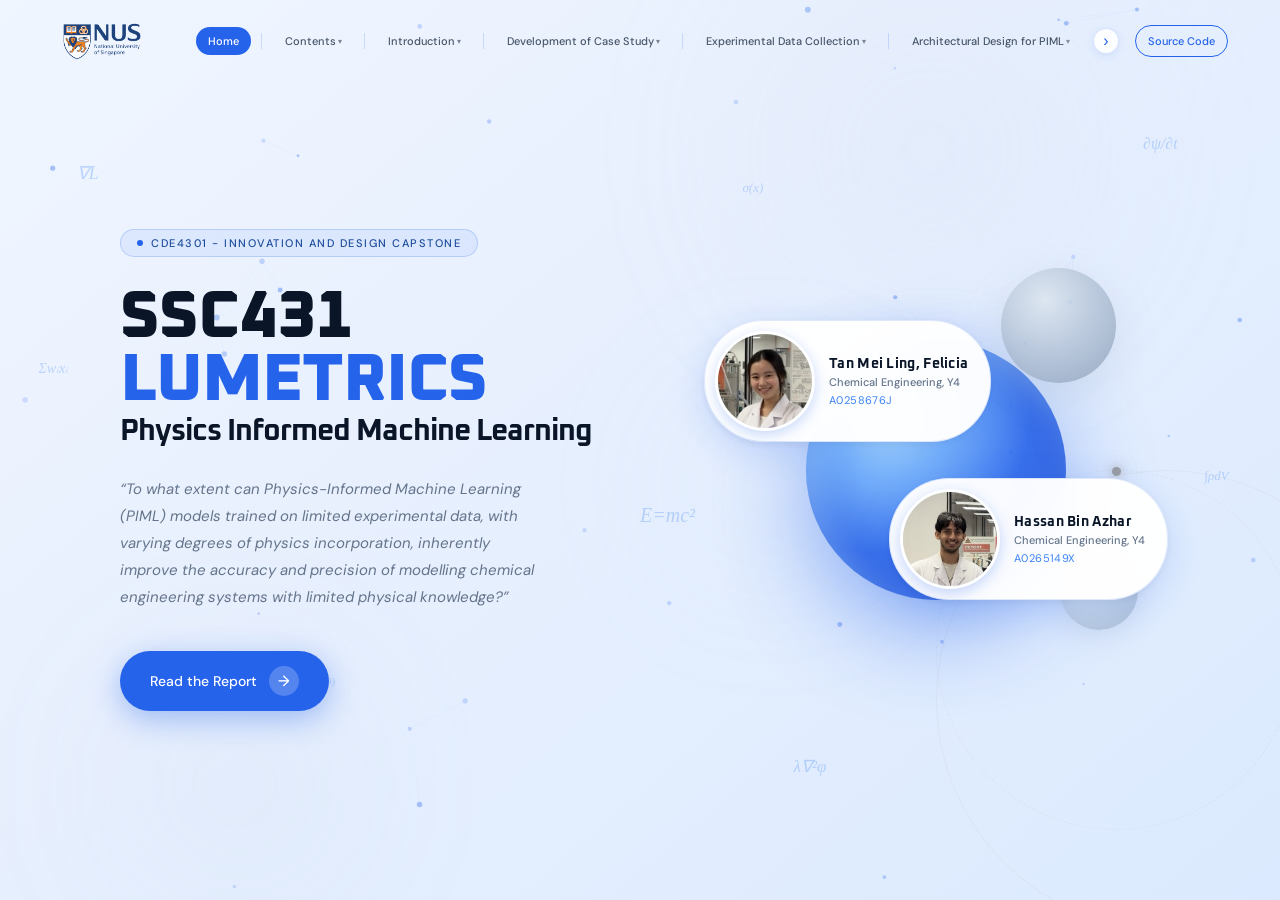
<file: index.html>
<!DOCTYPE html>
<html lang="en">

<head>
  <meta charset="UTF-8">
  <meta name="viewport" content="width=device-width, initial-scale=1.0">
  <title>Lumetrics | SSC431</title>
  <link rel="stylesheet" href="./assets/index.css">
  <style>
    /* ─── HERO SECTION ───────────────────────────────────────── */
    .hero {
      min-height: 100vh;
      background: linear-gradient(140deg, #f0f6ff 0%, #e8f0fe 40%, #dbeafe 100%);
      display: grid;
      grid-template-columns: 1fr 1fr;
      align-items: center;
      padding: 0 72px 0 120px;
      position: relative;
      overflow: hidden;
    }

    /* Full-hero neural network canvas */
    #nn-canvas {
      position: absolute;
      inset: 0;
      width: 100%;
      height: 100%;
      pointer-events: none;
      z-index: 1;
      opacity: 0.55;
    }

    /* Ambient blobs */
    .hero-blob {
      position: absolute;
      border-radius: 50%;
      filter: blur(80px);
      pointer-events: none;
      opacity: .5;
      z-index: 0;
    }

    .blob-1 {
      width: 500px;
      height: 500px;
      top: -100px;
      right: 100px;
      background: radial-gradient(circle, rgba(200, 210, 230, 0.35), transparent 70%);
    }

    .blob-2 {
      width: 350px;
      height: 350px;
      bottom: -60px;
      left: 60px;
      background: radial-gradient(circle, rgba(150, 170, 200, 0.2), transparent 70%);
    }

    .blob-3 {
      width: 250px;
      height: 250px;
      top: 40%;
      right: 30%;
      background: radial-gradient(circle, rgba(200, 220, 240, 0.3), transparent 70%);
    }

    /* ─── FLOATING PHYSICS SYMBOLS ───────────────────────────── */
    .phys-syms-layer {
      position: absolute;
      inset: 0;
      pointer-events: none;
      z-index: 2;
      overflow: hidden;
    }

    .phys-sym {
      position: absolute;
      font-family: 'Georgia', serif;
      font-style: italic;
      font-size: 15px;
      color: var(--blue-400);
      opacity: 0.28;
      pointer-events: none;
      user-select: none;
      animation: symFloat var(--dur, 8s) ease-in-out infinite;
      animation-delay: var(--delay, 0s);
    }

    /*
     * 8 symbols spread across distinct screen zones to avoid clustering.
     * Grid logic: 4 horizontal bands (far-left / left-mid / right-mid / far-right)
     * × 4 vertical bands (top / upper-mid / lower-mid / bottom).
     * Each symbol occupies a unique cell.
     *
     *  Zone map:
     *   ①  top,      far-left     →   ∇L
     *   ②  top,      right-mid    →   σ(x)
     *   ③  top,      far-right    →   ∂ψ/∂t
     *   ④  upper-mid, far-left    →   Σwᵢxᵢ
     *   ⑤  lower-mid, left-mid   →   E=mc²
     *   ⑥  lower-mid, far-right  →   ∫ρdV
     *   ⑦  bottom,   left-mid    →   ŷ=f(θ)
     *   ⑧  bottom,   right-mid   →   λ∇²φ
     */
    .phys-sym:nth-child(1) {
      top: 18%;
      left: 6%;
      --dur: 9s;
      --delay: 0s;
      font-size: 18px;
    }

    .phys-sym:nth-child(2) {
      top: 20%;
      left: 58%;
      --dur: 11s;
      --delay: -3s;
      font-size: 13px;
    }

    .phys-sym:nth-child(3) {
      top: 15%;
      right: 8%;
      --dur: 13s;
      --delay: -1.5s;
      font-size: 16px;
    }

    .phys-sym:nth-child(4) {
      top: 40%;
      left: 3%;
      --dur: 10s;
      --delay: -5s;
      font-size: 14px;
    }

    .phys-sym:nth-child(5) {
      top: 56%;
      left: 50%;
      --dur: 8.5s;
      --delay: -2s;
      font-size: 20px;
    }

    .phys-sym:nth-child(6) {
      top: 52%;
      right: 4%;
      --dur: 12s;
      --delay: -4s;
      font-size: 13px;
    }

    .phys-sym:nth-child(7) {
      top: 75%;
      left: 24%;
      --dur: 14s;
      --delay: -6s;
      font-size: 11px;
    }

    .phys-sym:nth-child(8) {
      top: 84%;
      left: 62%;
      --dur: 9.5s;
      --delay: -1.5s;
      font-size: 17px;
    }

    @keyframes symFloat {

      0%,
      100% {
        transform: translateY(0) rotate(0deg);
        opacity: .28;
      }

      33% {
        transform: translateY(-14px) rotate(2deg);
        opacity: .42;
      }

      66% {
        transform: translateY(8px) rotate(-2deg);
        opacity: .20;
      }
    }

    /* ─── LEFT COLUMN ────────────────────────────────────────── */
    .hero-content {
      z-index: 2;
      padding: 120px 0 80px;
      max-width: 520px;
      margin: 0 auto 0 0;
    }

    .hero-badge {
      display: inline-flex;
      align-items: center;
      gap: 8px;
      padding: 6px 16px;
      border-radius: 50px;
      background: rgba(37, 99, 235, 0.08);
      border: 1px solid rgba(37, 99, 235, 0.2);
      font-family: var(--font-body);
      font-size: 11px;
      font-weight: 500;
      color: var(--blue-600);
      letter-spacing: 1.5px;
      text-transform: uppercase;
      margin-bottom: 30px;
      animation: fadeUp .5s ease both;
    }

    .badge-dot {
      width: 6px;
      height: 6px;
      border-radius: 50%;
      background: var(--blue-500);
      animation: pulse-dot 2s infinite;
    }

    /* Hero title — Oxanium for a sharp, technical feel */
    h1.hero-title {
      font-family: var(--font-display);
      font-size: clamp(52px, 5.2vw, 78px);
      font-weight: 800;
      line-height: .94;
      letter-spacing: -1px;
      color: var(--blue-900);
      animation: fadeUp .6s .08s ease both;
    }

    h1.hero-title .highlight {
      color: var(--blue-500);
      font-style: normal;
    }

    h3.hero-subheading {
      font-family: var(--font-display);
      font-size: clamp(18px, 5.2vw, 30px);
      letter-spacing: -1px;
      color: var(--blue-900);
      animation: fadeUp .6s .08s ease both;
    }

    .hero-desc {
      margin-top: 26px;
      font-family: var(--font-body);
      font-size: 15px;
      font-style: italic;
      line-height: 1.8;
      color: var(--gray-500);
      max-width: 420px;
      animation: fadeUp .6s .16s ease both;
    }

    .hero-actions {
      display: flex;
      align-items: center;
      gap: 18px;
      margin-top: 40px;
      animation: fadeUp .6s .24s ease both;
    }

    .btn-primary {
      display: inline-flex;
      align-items: center;
      gap: 12px;
      padding: 15px 30px;
      border-radius: 50px;
      background: var(--blue-500);
      color: var(--white);
      font-family: var(--font-body);
      font-size: 14px;
      font-weight: 500;
      border: none;
      cursor: pointer;
      box-shadow: 0 8px 30px rgba(37, 99, 235, 0.38);
      transition: all .25s;
      white-space: nowrap;
      text-decoration: none;
    }

    .btn-primary:hover {
      background: var(--blue-600);
      transform: translateY(-2px);
      box-shadow: 0 14px 40px rgba(37, 99, 235, 0.45);
    }

    .btn-arrow {
      width: 30px;
      height: 30px;
      border-radius: 50%;
      background: rgba(255, 255, 255, 0.22);
      display: flex;
      align-items: center;
      justify-content: center;
      font-size: 15px;
    }

    /* ─── RIGHT COLUMN — ORB + RINGS ─────────────────────────── */
    .hero-visual {
      z-index: 2;
      display: flex;
      justify-content: center;
      align-items: center;
      padding: 120px 0 80px;
      animation: fadeIn .9s .1s ease both;
      position: relative;
    }

    .orb-scene {
      position: relative;
      width: 460px;
      height: 460px;
    }

    .ring {
      position: absolute;
      border-radius: 50%;
      top: 50%;
      left: 50%;
    }

    /*
     * GRAY ORBIT SHADES RATIONALE:
     * — ring-1 (inner, 360px, dashed): mid-gray rgba(145,145,145,0.50)
     *   More opaque + darker so it reads clearly at the smaller radius.
     * — ring-2 (outer, 460px, solid): light-gray rgba(195,195,195,0.20)
     *   More transparent + lighter so it recedes and the inner ring has
     *   visual priority. Two distinct shades create depth without color.
     */

    .ring-1 {
      width: 360px;
      height: 360px;
      border: 1.5px dashed rgba(195, 195, 195, 0.20);
      animation: spin 22s linear infinite;
    }

    .ring-2 {
      width: 460px;
      height: 460px;
      border: 1.5px solid rgba(195, 195, 195, 0.20);
      animation: spin 36s linear infinite reverse;
    }

    .ring-dot {
      width: 9px;
      height: 9px;
      border-radius: 50%;
      background: #a0a0a0;
      position: absolute;
      top: -4.5px;
      left: 50%;
      margin-left: -4.5px;
      box-shadow: 0 0 10px rgba(160, 160, 160, 0.75), 0 0 20px rgba(160, 160, 160, 0.3);
    }

    /* Blue main orb — kept blue for contrast against gray rings */
    .orb-main {
      position: absolute;
      width: 260px;
      height: 260px;
      border-radius: 50%;
      top: 50%;
      left: 50%;
      transform: translate(-50%, -50%);
      background: radial-gradient(circle at 32% 28%,
          rgba(186, 230, 253, 0.95) 0%,
          rgba(96, 165, 250, 0.82) 25%,
          rgba(37, 99, 235, 0.88) 55%,
          rgba(29, 78, 216, 0.75) 100%);
      box-shadow:
        0 32px 90px rgba(37, 99, 235, 0.45),
        inset -18px -18px 55px rgba(29, 78, 216, 0.45),
        inset 12px 12px 30px rgba(186, 230, 253, 0.5);
      animation: floatMain 7s ease-in-out infinite;
    }

    .orb-sm {
      position: absolute;
      border-radius: 50%;
    }

    .orb-sm-1 {
      width: 115px;
      height: 115px;
      top: 28px;
      right: 50px;
      background: radial-gradient(circle at 38% 28%, rgba(220, 230, 240, 0.95), rgba(180, 195, 215, 0.82) 45%, rgba(140, 160, 185, 0.75) 85%);
      box-shadow: 0 14px 38px rgba(150, 170, 200, 0.25);
      animation: floatSm1 5s ease-in-out infinite;
    }

    .orb-sm-2 {
      width: 78px;
      height: 78px;
      bottom: 70px;
      right: 28px;
      background: radial-gradient(circle at 35% 28%, rgba(230, 238, 248, 0.98), rgba(195, 210, 228, 0.85) 45%, rgba(160, 180, 205, 0.72) 85%);
      box-shadow: 0 10px 28px rgba(150, 170, 200, 0.2);
      animation: floatSm2 6s ease-in-out infinite;
    }

    /* ─── TEAM CARDS — ENLARGED WITH COURSE NAME ─────────────── */
    .team-badge {
      position: absolute;
      inset: 0;
      pointer-events: none;
      z-index: 10;
    }

    .team-card {
      position: absolute;
      display: flex;
      align-items: center;
      gap: 14px;
      background: rgba(255, 255, 255, 0.97);
      backdrop-filter: blur(18px);
      -webkit-backdrop-filter: blur(18px);
      border: 1px solid rgba(37, 99, 235, 0.14);
      border-radius: 60px;
      padding: 10px 22px 10px 10px;
      box-shadow: 0 10px 36px rgba(37, 99, 235, 0.18), 0 2px 8px rgba(0, 0, 0, 0.06);
      pointer-events: all;
      cursor: default;
      transition: transform .22s, box-shadow .22s;
      white-space: nowrap;
    }

    .team-card:hover {
      transform: translateY(-3px) scale(1.03);
      box-shadow: 0 18px 48px rgba(37, 99, 235, 0.26);
    }

    /* Positioning */
    .team-card-1 {
      top: 200px;
      left: 40px;
      animation: fadeUp .6s .5s ease both;
    }

    .team-card-2 {
      bottom: 180px;
      right: 40px;
      animation: fadeUp .6s .65s ease both;
    }

    a.team-card {
      text-decoration: none;
      cursor: pointer;
      color: inherit;
    }

    a.team-card * {
      text-decoration: none;
    }

    a.team-card:hover {
      transform: translateY(-3px) scale(1.03);
      box-shadow: 0 18px 48px rgba(37, 99, 235, 0.26);
    }

    a.team-card:active {
      transform: translateY(0) scale(0.98);
      box-shadow: 0 4px 12px rgba(37, 99, 235, 0.18);
      transition: transform .1s, box-shadow .1s;
    }

    .team-photo {
      width: 100px;
      height: 100px;
      border-radius: 50%;
      object-fit: cover;
      object-position: center top;

      /* "top" biases toward the head */
      border: 3px solid var(--white);
      box-shadow: 0 4px 14px rgba(37, 99, 235, 0.25);
      flex-shrink: 0;
      background: var(--blue-100);
    }

    .team-info {
      line-height: 1.3;
    }

    .team-name {
      font-family: var(--font-display);
      font-size: 14px;
      font-weight: 700;
      color: var(--blue-900);
      letter-spacing: .3px;
    }

    /* NEW — Course Name row */
    .team-course {
      font-family: var(--font-body);
      font-size: 11px;
      font-weight: 500;
      color: var(--gray-500);
      margin-top: 2px;
    }

    .team-id {
      font-family: var(--font-body);
      font-size: 11px;
      color: var(--blue-400);
      letter-spacing: .4px;
      margin-top: 4px;
    }

    /* ─── ORB KEYFRAMES ──────────────────────────────────────── */
    @keyframes spin {
      from {
        transform: translate(-50%, -50%) rotate(0deg);
      }

      to {
        transform: translate(-50%, -50%) rotate(360deg);
      }
    }

    @keyframes floatMain {

      0%,
      100% {
        transform: translate(-50%, -50%) scale(1);
      }

      50% {
        transform: translate(-50%, calc(-50% - 16px)) scale(1.02);
      }
    }

    @keyframes floatSm1 {

      0%,
      100% {
        transform: translateY(0) scale(1);
      }

      50% {
        transform: translateY(-14px) scale(1.03);
      }
    }

    @keyframes floatSm2 {

      0%,
      100% {
        transform: translateY(0);
      }

      50% {
        transform: translateY(10px);
      }
    }

    /* ─── RESPONSIVE ─────────────────────────────────────────── */
    @media (max-width: 1024px) {
      .hero {
        padding-left: 60px;
        padding-right: 40px;
      }
    }

    @media (max-width: 768px) {
      .hero {
        grid-template-columns: 1fr;
        padding: 100px 24px 60px;
      }

      .hero-visual {
        display: none;
      }

      #nn-canvas {
        opacity: 0.3;
      }
    }
  </style>
</head>

<body>

  <!-- ══ NAVBAR — injected by index.js from NAV_CONFIG ══════ -->
  <nav id="navbar"></nav>

  <!-- ══ HERO ══════════════════════════════════════════════════ -->
  <section class="hero" id="home">

    <!-- Neural-network animated background -->
    <canvas id="nn-canvas" aria-hidden="true"></canvas>

    <!-- Ambient blobs -->
    <div class="hero-blob blob-1"></div>
    <div class="hero-blob blob-2"></div>
    <div class="hero-blob blob-3"></div>

    <!-- Floating physics / ML symbols — in own layer so nth-child(1-8) works -->
    <div class="phys-syms-layer" aria-hidden="true">
      <span class="phys-sym">∇L</span>
      <span class="phys-sym">σ(x)</span>
      <span class="phys-sym">∂ψ/∂t</span>
      <span class="phys-sym">Σwᵢxᵢ</span>
      <span class="phys-sym">E=mc²</span>
      <span class="phys-sym">∫ρdV</span>
      <span class="phys-sym">ŷ=f(θ)</span>
      <span class="phys-sym">λ∇²φ</span>
    </div>

    <!-- LEFT — hero content -->
    <div class="hero-content">
      <div class="hero-badge">
        <span class="badge-dot"></span>
        CDE4301 - Innovation and Design Capstone
      </div>

      <h1 class="hero-title">
        SSC431
        <span class="highlight">LUMETRICS</span>
      </h1>

      <h3 class="hero-subheading">Physics Informed Machine Learning</h3>

      <p class="hero-desc">
        “To what extent can Physics-Informed Machine Learning (PIML) models trained on limited experimental data, with
        varying degrees of physics incorporation, inherently improve the accuracy and precision of modelling chemical
        engineering systems with limited physical knowledge?”
      </p>

      <div class="hero-actions">
        <a class="btn-primary" href="Table_of_Contents.html">
          Read the Report
          <span class="btn-arrow">→</span>
        </a>
      </div>
    </div>

    <!-- RIGHT — orb visual with team cards -->
    <div class="hero-visual">
      <div class="orb-scene">
        <!-- Two gray orbit rings: inner mid-gray dashed, outer light-gray solid -->
        <div class="ring ring-1">
          <div class="ring-dot"></div>
        </div>
        <div class="ring ring-2"></div>
        <div class="orb-main"></div>
        <div class="orb-sm orb-sm-1"></div>
        <div class="orb-sm orb-sm-2"></div>
      </div>

      <!-- Enlarged team cards with Course Name -->
      <div class="team-badge">
        <a class="team-card team-card-1" href="https://www.linkedin.com/in/tanmeilingfelicia" target="_blank"
          rel="noopener noreferrer" aria-label="Open Felicia Tan LinkedIn profile">
          <img class="team-photo" src="./assets/images/Felicia.jpg" alt="Felicia Tan"
            style="object-position: center 25%;">
          <div class="team-info">
            <div class="team-name">Tan Mei Ling, Felicia</div>
            <div class="team-course">Chemical Engineering, Y4</div>
            <div class="team-id">A0258676J</div>
          </div>
        </a>

        <a class="team-card team-card-2" href="https://www.linkedin.com/in/hbazhar/" target="_blank"
          rel="noopener noreferrer" aria-label="Open Hassan Bin Azhar LinkedIn profile">
          <img class="team-photo" src="./assets/images/Hassan.jpg" alt="Hassan">
          <div class="team-info">
            <div class="team-name">Hassan Bin Azhar</div>
            <div class="team-course">Chemical Engineering, Y4</div>
            <div class="team-id">A0265149X</div>
          </div>
        </a>
      </div>

  </section>

  <!-- ══ SCRIPTS ════════════════════════════════════════════════ -->
  <script src="./assets/index.js"></script>

  <!-- Neural network canvas animation -->
  <script>
    (function () {
      const canvas = document.getElementById('nn-canvas');
      const ctx = canvas.getContext('2d');

      let W, H, nodes, animId;
      const NUM_NODES = 38;
      const CONNECT_DIST = 130;
      const SIGNAL_SPEED = 0.018;

      // A signal travels along an edge from node i→j
      const signals = [];

      function resize() {
        W = canvas.width = canvas.offsetWidth;
        H = canvas.height = canvas.offsetHeight;
      }

      function initNodes() {
        nodes = [];
        for (let i = 0; i < NUM_NODES; i++) {
          nodes.push({
            x: Math.random() * W,
            y: Math.random() * H,
            vx: (Math.random() - .5) * 0.25,
            vy: (Math.random() - .5) * 0.25,
            r: Math.random() * 1.8 + 1.2,
            phase: Math.random() * Math.PI * 2,
            speed: Math.random() * 0.015 + 0.008,
          });
        }
      }

      function spawnSignal() {
        if (nodes.length < 2) return;
        const i = Math.floor(Math.random() * nodes.length);
        // find a neighbour
        for (let tries = 0; tries < 10; tries++) {
          const j = Math.floor(Math.random() * nodes.length);
          if (j === i) continue;
          const dx = nodes[j].x - nodes[i].x;
          const dy = nodes[j].y - nodes[i].y;
          if (Math.hypot(dx, dy) < CONNECT_DIST) {
            signals.push({ from: i, to: j, t: 0 });
            break;
          }
        }
      }

      let frameCount = 0;
      function draw() {
        animId = requestAnimationFrame(draw);
        ctx.clearRect(0, 0, W, H);
        frameCount++;

        // Spawn a signal every ~90 frames
        if (frameCount % 90 === 0) spawnSignal();

        // Draw edges
        for (let i = 0; i < nodes.length; i++) {
          for (let j = i + 1; j < nodes.length; j++) {
            const dx = nodes[j].x - nodes[i].x;
            const dy = nodes[j].y - nodes[i].y;
            const dist = Math.hypot(dx, dy);
            if (dist < CONNECT_DIST) {
              const alpha = (1 - dist / CONNECT_DIST) * 0.18;
              ctx.strokeStyle = `rgba(59,130,246,${alpha})`;
              ctx.lineWidth = 0.7;
              ctx.beginPath();
              ctx.moveTo(nodes[i].x, nodes[i].y);
              ctx.lineTo(nodes[j].x, nodes[j].y);
              ctx.stroke();
            }
          }
        }

        // Draw signals (traveling dots along edges)
        for (let s = signals.length - 1; s >= 0; s--) {
          const sig = signals[s];
          sig.t += SIGNAL_SPEED;
          if (sig.t >= 1) { signals.splice(s, 1); continue; }
          const a = nodes[sig.from];
          const b = nodes[sig.to];
          const sx = a.x + (b.x - a.x) * sig.t;
          const sy = a.y + (b.y - a.y) * sig.t;
          ctx.beginPath();
          ctx.arc(sx, sy, 2.4, 0, Math.PI * 2);
          ctx.fillStyle = `rgba(59,130,246,${0.6 * (1 - Math.abs(sig.t - .5) * 2)})`;
          ctx.fill();
        }

        // Draw + move nodes
        nodes.forEach(n => {
          n.phase += n.speed;
          const glow = (Math.sin(n.phase) + 1) * .5;
          ctx.beginPath();
          ctx.arc(n.x, n.y, n.r, 0, Math.PI * 2);
          ctx.fillStyle = `rgba(37,99,235,${0.30 + glow * 0.35})`;
          ctx.fill();

          n.x += n.vx;
          n.y += n.vy;
          if (n.x < -10) n.x = W + 10;
          else if (n.x > W + 10) n.x = -10;
          if (n.y < -10) n.y = H + 10;
          else if (n.y > H + 10) n.y = -10;
        });
      }

      // Init
      resize();
      initNodes();
      draw();

      window.addEventListener('resize', () => {
        cancelAnimationFrame(animId);
        resize();
        initNodes();
        draw();
      });
    })();
  </script>

</body>

</html>
</file>
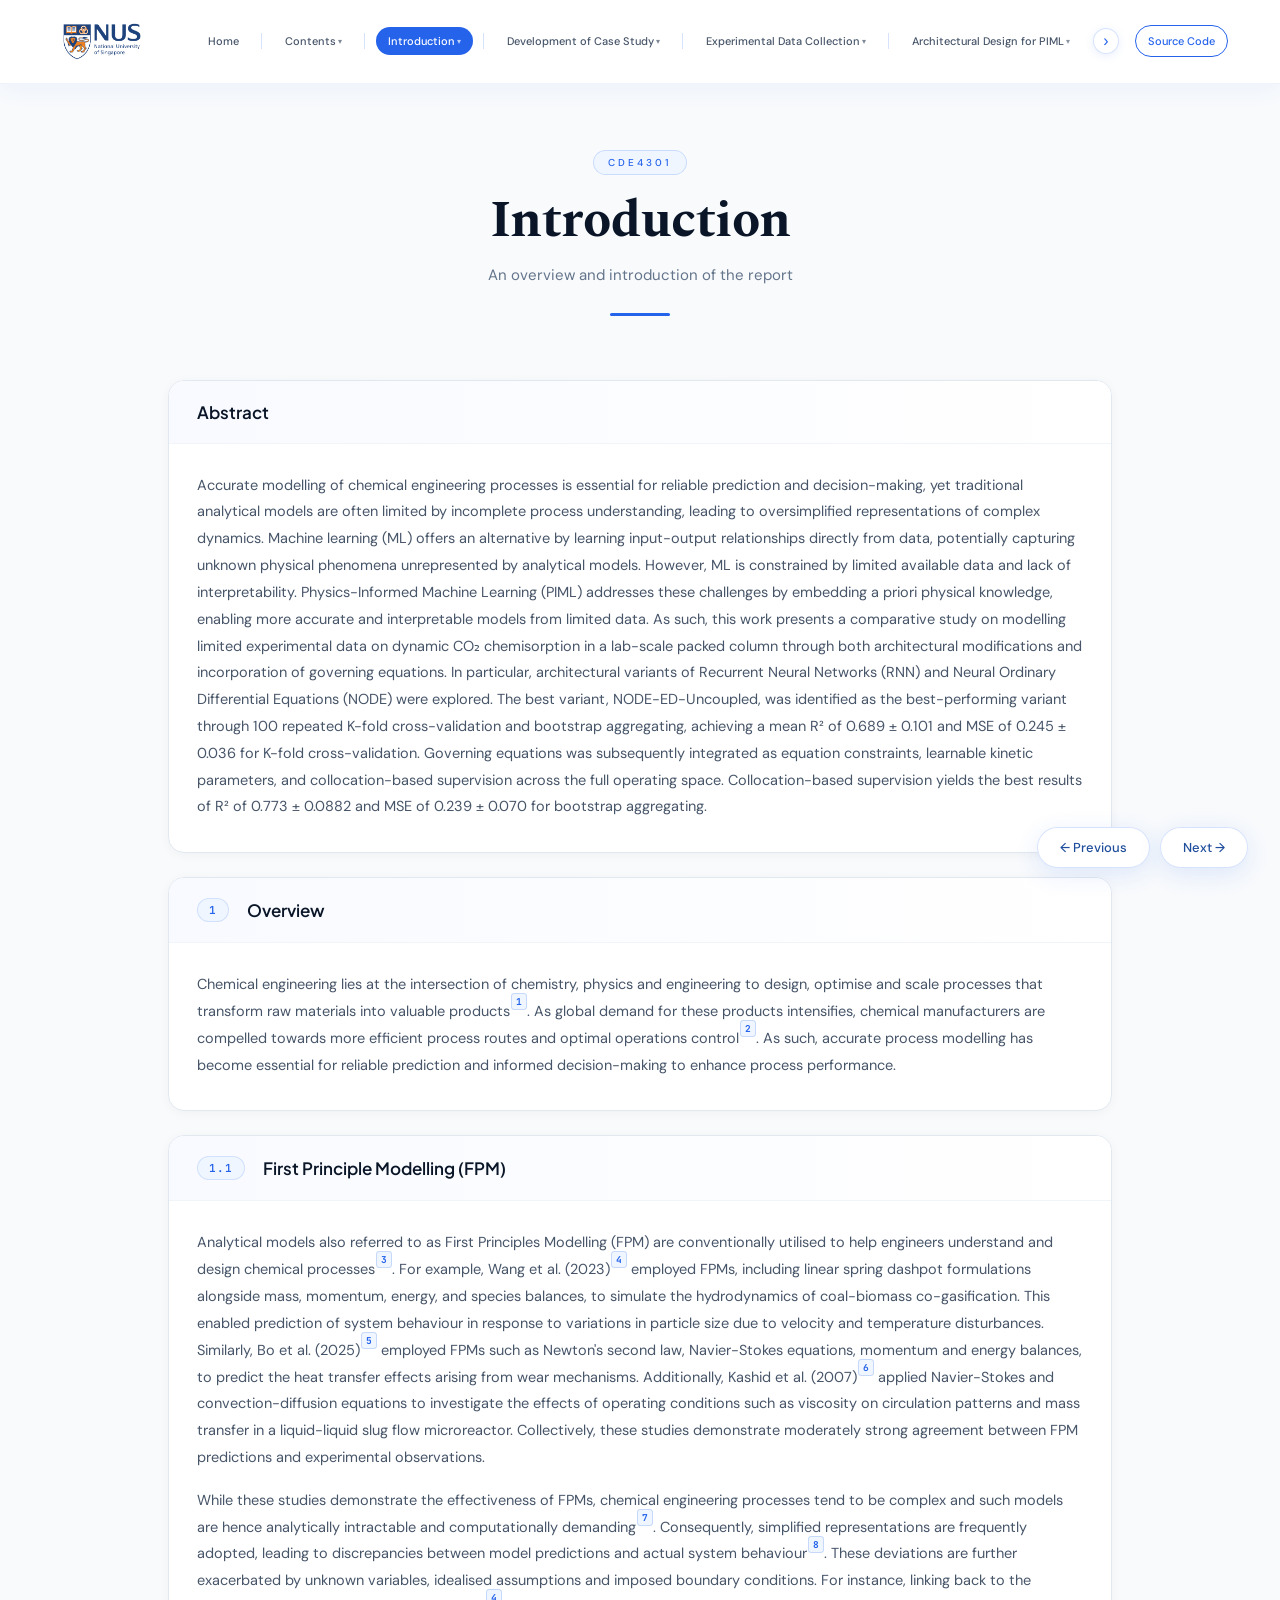
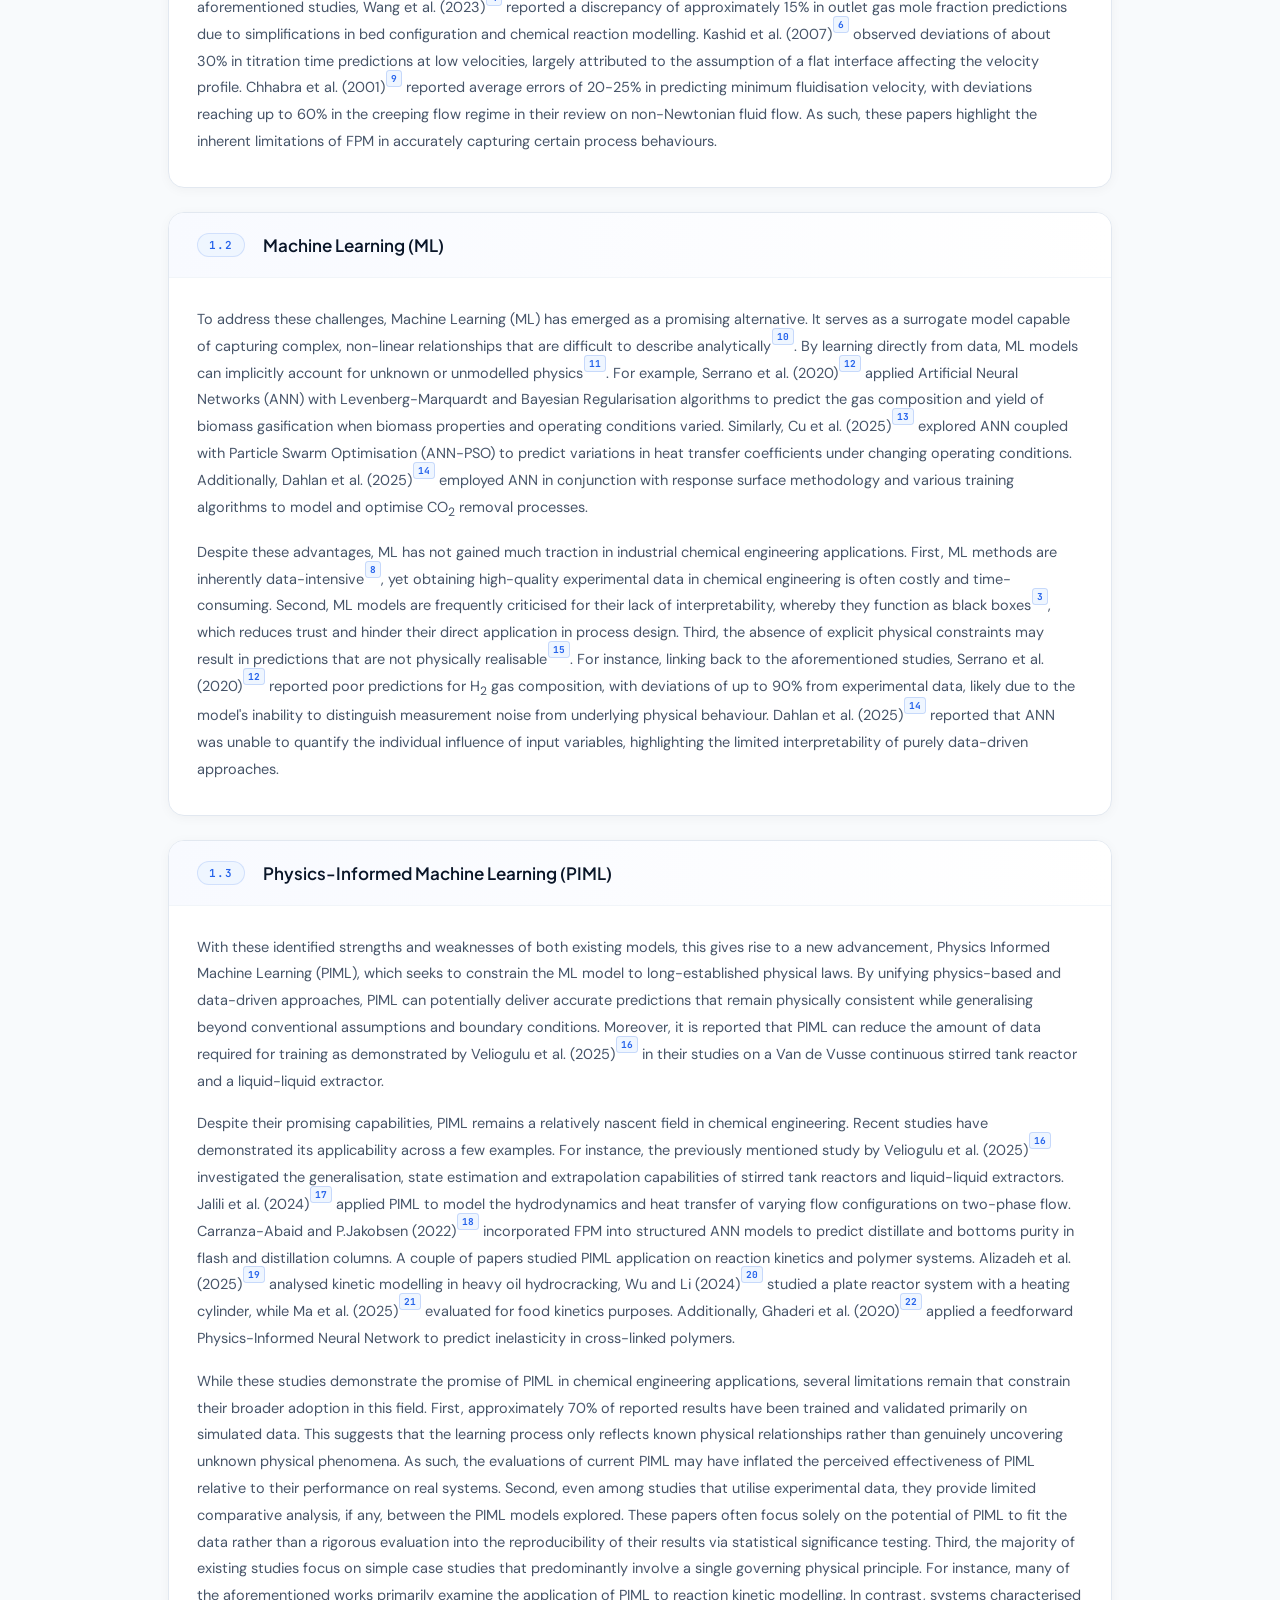
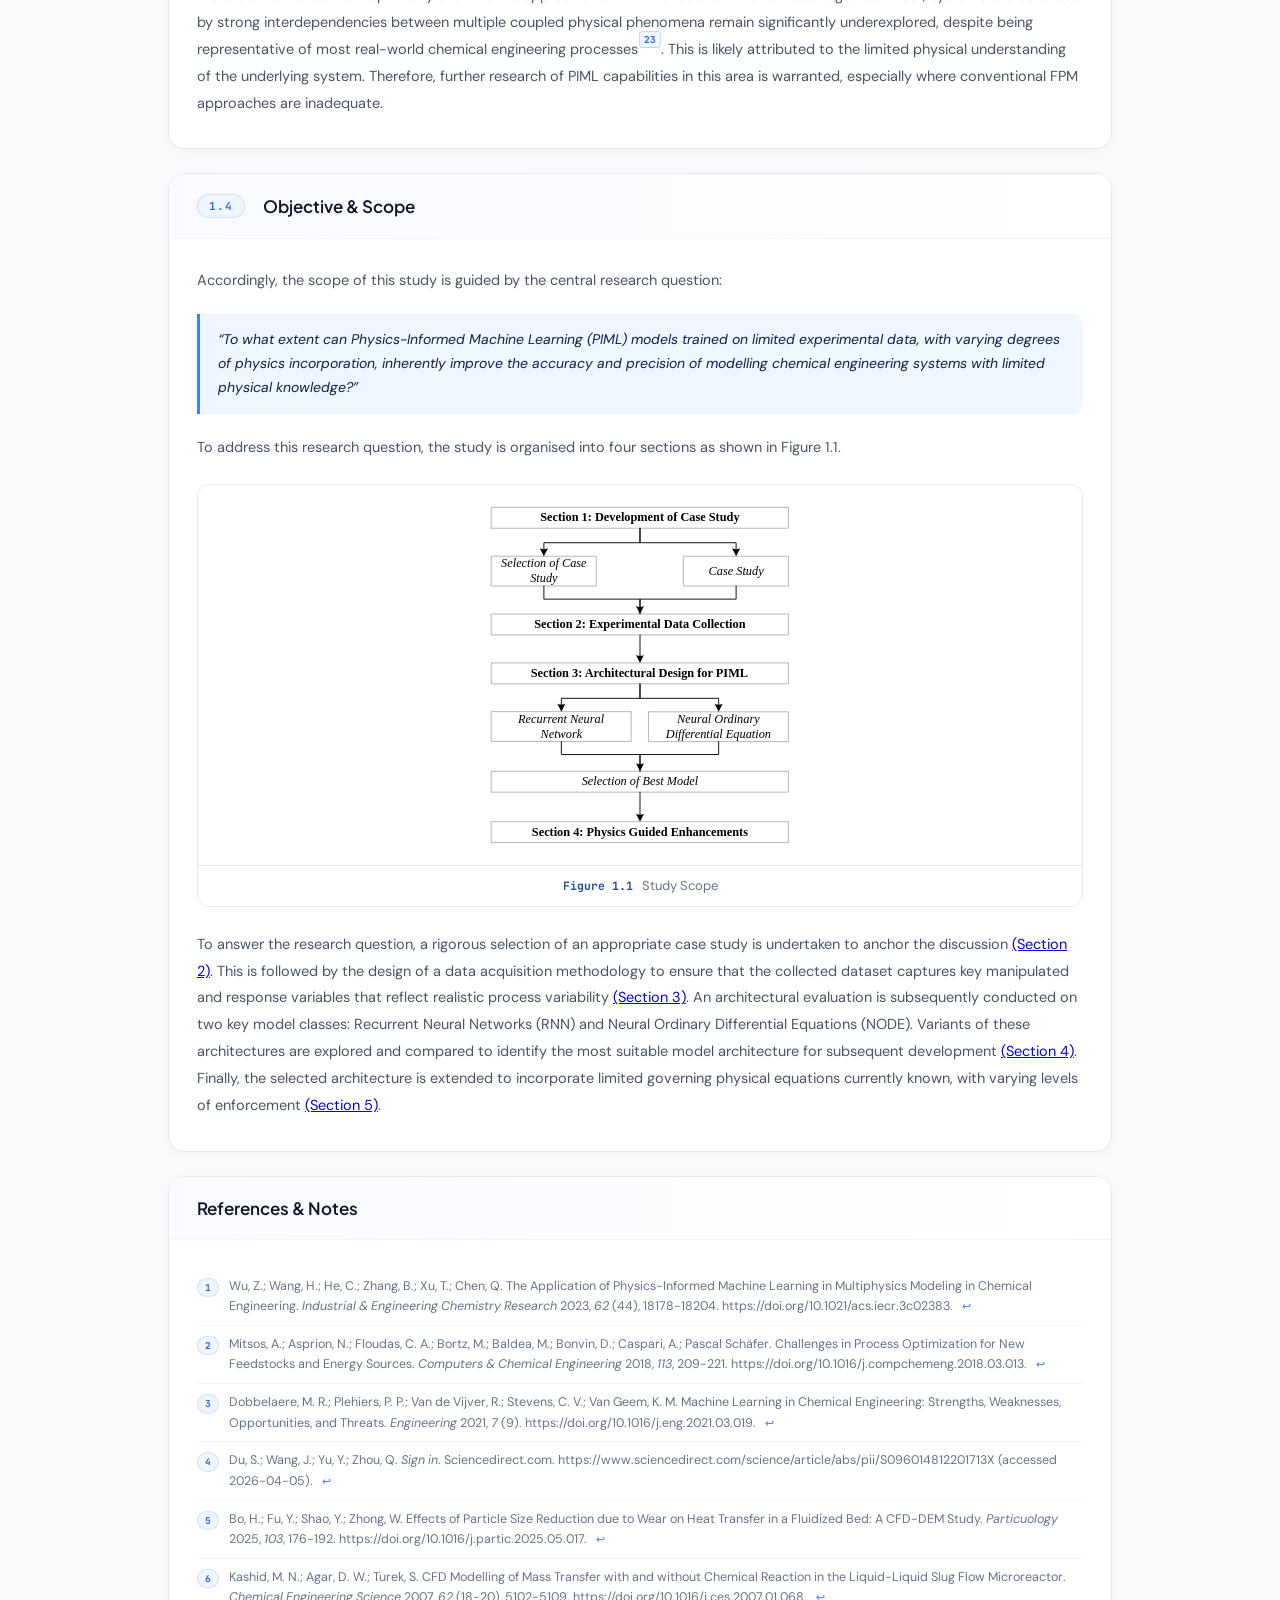
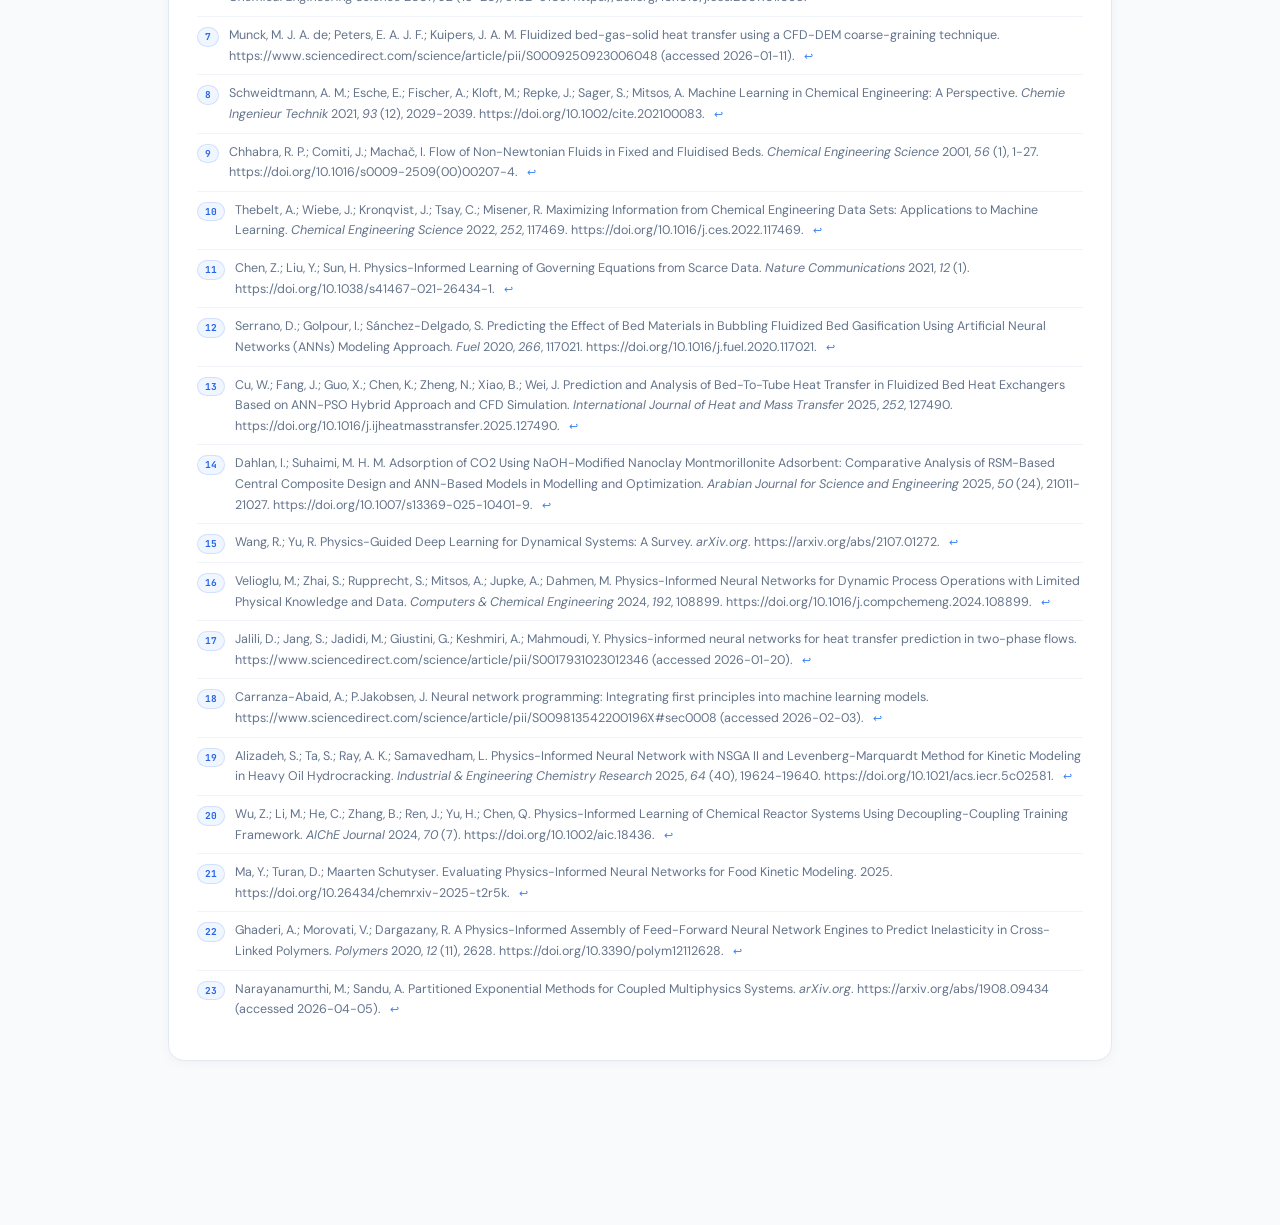
<file: Section_1.html>
<!DOCTYPE html>
<html lang="en">

<head>
  <meta charset="UTF-8">
  <meta name="viewport" content="width=device-width, initial-scale=1.0">
  <title>Section 1: Introduction</title>
  <link rel="stylesheet" href="./assets/index.css">

  <style>
    body {
      background: var(--gray-50);
    }

    .page-wrapper {
      max-width: 1024px;
      margin: 0 auto;
      padding: 150px 40px 140px;
    }

    /* ─── PAGE HEADER ───────────────────────────────────── */
    .page-header {
      text-align: center;
      margin-bottom: 64px;
      animation: fadeUp .5s ease both;
    }

    .page-header h1 {
      font-family: var(--font-heading);
      font-size: clamp(34px, 4.5vw, 52px);
      font-weight: 700;
      color: var(--blue-900);
      letter-spacing: -.5px;
      line-height: 1.08;
      margin-top: 6px;
    }

    .page-header .subtitle {
      margin-top: 14px;
      font-family: var(--font-body);
      font-size: 15px;
      color: var(--gray-500);
      line-height: 1.7;
    }

    /* ─── REPORT SECTION CARDS ──────────────────────────── */
    .report-section {
      background: var(--white);
      border: 1px solid var(--gray-200);
      border-radius: 16px;
      overflow: hidden;
      margin-bottom: 24px;
      box-shadow: 0 2px 12px rgba(0, 0, 0, 0.04);
      animation: fadeUp .5s ease both;
    }

    .report-section:nth-child(1) {
      animation-delay: .05s;
    }

    .report-section:nth-child(2) {
      animation-delay: .10s;
    }

    .report-section:nth-child(3) {
      animation-delay: .15s;
    }

    .report-section:nth-child(4) {
      animation-delay: .20s;
    }

    .report-section:nth-child(5) {
      animation-delay: .25s;
    }

    .section-heading {
      display: flex;
      align-items: center;
      gap: 18px;
      padding: 20px 28px;
      background: linear-gradient(90deg, #f8faff, var(--white));
      border-bottom: 1px solid var(--gray-100);
    }

    .section-tag {
      font-family: var(--font-mono);
      font-size: 11px;
      font-weight: 600;
      letter-spacing: 1px;
      text-transform: uppercase;
      color: var(--blue-500);
      background: var(--blue-50);
      border: 1px solid rgba(37, 99, 235, 0.15);
      padding: 4px 11px;
      border-radius: 50px;
      flex-shrink: 0;
    }

    .section-heading h2 {
      font-family: var(--font-sub);
      font-size: 17px;
      font-weight: 600;
      color: var(--blue-900);
    }

    .section-body {
      padding: 28px 28px 32px;
    }

    .section-body p {
      font-family: var(--font-body);
      font-size: 14.5px;
      line-height: 1.85;
      color: var(--gray-600);
      margin-bottom: 16px;
    }

    .section-body p:last-child {
      margin-bottom: 0;
    }

    .subsection-title {
      font-family: var(--font-mono);
      font-size: 11px;
      font-weight: 600;
      color: var(--blue-700);
      letter-spacing: .8px;
      text-transform: uppercase;
      margin: 28px 0 10px;
      display: flex;
      align-items: center;
      gap: 10px;
    }

    .subsection-title::before {
      content: '';
      display: block;
      width: 20px;
      height: 2px;
      background: var(--blue-400);
      border-radius: 1px;
    }

    .callout {
      background: var(--blue-50);
      border-left: 3px solid var(--blue-400);
      border-radius: 0 10px 10px 0;
      padding: 14px 18px;
      margin: 20px 0;
      font-family: var(--font-body);
      font-size: 14px;
      line-height: 1.7;
      color: var(--blue-800);
    }

    .obj-list {
      list-style: none;
      margin-top: 12px;
    }

    .obj-list li {
      display: flex;
      align-items: flex-start;
      gap: 12px;
      font-family: var(--font-body);
      font-size: 14.5px;
      line-height: 1.7;
      color: var(--gray-600);
      padding: 9px 0;
      border-bottom: 1px solid var(--gray-100);
    }

    .obj-list li:last-child {
      border-bottom: none;
    }

    .obj-num {
      font-family: var(--font-mono);
      font-size: 11px;
      font-weight: 600;
      color: var(--blue-500);
      background: var(--blue-50);
      border: 1px solid rgba(37, 99, 235, 0.15);
      padding: 2px 9px;
      border-radius: 50px;
      flex-shrink: 0;
      margin-top: 2px;
    }

    .sub-rule {
      border: none;
      border-top: 1px solid var(--gray-100);
      margin: 24px 0;
    }

    /* ─── RESPONSIVE ────────────────────────────────────── */
    @media (max-width: 768px) {
      .page-wrapper {
        padding: 150px 16px 120px;
      }

      .section-body {
        padding: 20px;
      }
    }
  </style>
</head>

<body>

  <!-- ══ NAVBAR — injected by index.js from NAV_CONFIG ══════ -->
  <nav id="navbar"></nav>

  <!-- ══ MAIN CONTENT ══════════════════════════════════════════ -->
  <div class="page-wrapper">

    <!-- Page Header -->
    <div class="page-header">
      <span class="label-pill label-pill-spacing">CDE4301</span>
      <h1>Introduction</h1>
      <p class="subtitle">An overview and introduction of the report</p>
      <div class="header-rule"></div>
    </div>

    <!-- ── Abstract ──────────────────────────────────── -->
    <div class="report-section" id="abstract">
      <div class="section-heading">
        <h2>Abstract</h2>
      </div>
      <div class="section-body">
        <p>
          Accurate modelling of chemical engineering processes is essential for reliable prediction and decision-making,
          yet traditional analytical models are often limited by incomplete process understanding, leading to
          oversimplified representations of complex dynamics. Machine learning (ML) offers an alternative by learning
          input-output relationships directly from data, potentially capturing unknown physical phenomena unrepresented
          by analytical models. However, ML is constrained by limited available data and lack of interpretability.
          Physics-Informed Machine Learning (PIML) addresses these challenges by embedding a priori physical knowledge,
          enabling more accurate and interpretable models from limited data. As such, this work presents a comparative
          study on modelling limited experimental data on dynamic CO₂ chemisorption in a lab-scale packed column through
          both architectural modifications and incorporation of governing equations. In particular, architectural
          variants of Recurrent Neural Networks (RNN) and Neural Ordinary Differential Equations (NODE) were explored.
          The best variant, NODE-ED-Uncoupled, was identified as the best-performing variant through 100 repeated K-fold
          cross-validation and bootstrap aggregating, achieving a mean R² of 0.689 ± 0.101 and MSE of 0.245 ± 0.036 for
          K-fold cross-validation. Governing equations was subsequently integrated as equation constraints, learnable
          kinetic parameters, and collocation-based supervision across the full operating space. Collocation-based
          supervision yields the best results of R² of 0.773 ± 0.0882 and MSE of 0.239 ± 0.070 for bootstrap aggregating.
        </p>

      </div>
    </div>

    <!-- ── Overview ──────────────────────────────────── -->
    <div class="report-section" id="1">
      <div class="section-heading">
        <span class="section-tag">1</span>
        <h2>Overview</h2>
      </div>
      <div class="section-body">
        <p>
          Chemical engineering lies at the intersection of chemistry, physics and engineering to design, optimise and
          scale processes that transform raw materials into valuable products<sup class="fn-ref"><a href="#fn-1"
              id="fn-ref-1">1</a></sup>. As global demand for these products
          intensifies, chemical manufacturers are compelled towards more efficient process routes and optimal operations
          control<sup class="fn-ref"><a href="#fn-2" id="fn-ref-2">2</a></sup>. As such, accurate process modelling has
          become essential for reliable prediction and informed
          decision-making to enhance process performance.
        </p>

      </div>
    </div>

    <!-- ── 1.1 First Principle Modelling (FPM) ──────────────────────────────────── -->
    <div class="report-section" id="1-1">
      <div class="section-heading">
        <span class="section-tag">1.1</span>
        <h2>First Principle Modelling (FPM)</h2>
      </div>
      <div class="section-body">
        <p>
          Analytical models also referred to as First Principles Modelling (FPM) are conventionally utilised to help
          engineers understand and design chemical processes<sup class="fn-ref"><a href="#fn-3"
              id="fn-ref-3">3</a></sup>. For example, Wang et al. (2023)<sup class="fn-ref"><a href="#fn-4"
              id="fn-ref-4">4</a></sup> employed FPMs,
          including linear spring dashpot formulations alongside mass, momentum, energy, and species balances, to
          simulate the hydrodynamics of coal-biomass co-gasification. This enabled prediction of system behaviour in
          response to variations in particle size due to velocity and temperature disturbances. Similarly, Bo et al.
          (2025)<sup class="fn-ref"><a href="#fn-5" id="fn-ref-5">5</a></sup> employed FPMs such as Newton's second
          law, Navier-Stokes equations, momentum and energy balances,
          to predict the heat transfer effects arising from wear mechanisms. Additionally, Kashid et al. (2007)<sup
            class="fn-ref"><a href="#fn-6" id="fn-ref-6">6</a></sup>
          applied Navier-Stokes and convection-diffusion equations to investigate the effects of operating conditions
          such as viscosity on circulation patterns and mass transfer in a liquid-liquid slug flow microreactor.
          Collectively, these studies demonstrate moderately strong agreement between FPM predictions and experimental
          observations.
        </p>
        <p>
          While these studies demonstrate the effectiveness of FPMs, chemical engineering processes tend to be complex
          and such models are hence analytically intractable and computationally demanding<sup class="fn-ref"><a
              href="#fn-7" id="fn-ref-7">7</a></sup>. Consequently, simplified
          representations are frequently adopted, leading to discrepancies between model predictions and actual system
          behaviour<sup class="fn-ref"><a href="#fn-8" id="fn-ref-8">8</a></sup>. These deviations are further
          exacerbated by unknown variables, idealised assumptions and
          imposed boundary conditions. For instance, linking back to the aforementioned studies, Wang et al. (2023)<sup
            class="fn-ref"><a href="#fn-4" id="fn-ref-4">4</a></sup>
          reported a discrepancy of approximately 15% in outlet gas mole fraction predictions due to simplifications in
          bed configuration and chemical reaction modelling. Kashid et al. (2007)<sup class="fn-ref"><a href="#fn-6"
              id="fn-ref-6">6</a></sup> observed deviations of about 30%
          in titration time predictions at low velocities, largely attributed to the assumption of a flat interface
          affecting the velocity profile. Chhabra et al. (2001)<sup class="fn-ref"><a href="#fn-9"
              id="fn-ref-9">9</a></sup> reported average errors of 20-25% in predicting
          minimum fluidisation velocity, with deviations reaching up to 60% in the creeping flow regime in their review
          on non-Newtonian fluid flow. As such, these papers highlight the inherent limitations of FPM in accurately
          capturing certain process behaviours.
        </p>

      </div>
    </div>

    <!-- ── 1.2 Machine Learning (ML) ─────────────────────────── -->
    <div class="report-section" id="1-2">
      <div class="section-heading">
        <span class="section-tag">1.2</span>
        <h2>Machine Learning (ML)</h2>
      </div>
      <div class="section-body">
        <p>
          To address these challenges, Machine Learning (ML) has emerged as a promising alternative. It serves as a
          surrogate model capable of capturing complex, non-linear relationships that are difficult to describe
          analytically<sup class="fn-ref"><a href="#fn-10" id="fn-ref-10">10</a></sup>. By learning directly from data,
          ML models can implicitly account for unknown or unmodelled
          physics<sup class="fn-ref"><a href="#fn-11" id="fn-ref-11">11</a></sup>. For example, Serrano et al.
          (2020)<sup class="fn-ref"><a href="#fn-12" id="fn-ref-12">12</a></sup> applied Artificial Neural Networks
          (ANN) with
          Levenberg-Marquardt and Bayesian Regularisation algorithms to predict the gas composition and yield of biomass
          gasification when biomass properties and operating conditions varied. Similarly, Cu et al. (2025)<sup
            class="fn-ref"><a href="#fn-13" id="fn-ref-13">13</a></sup>
          explored ANN coupled with Particle Swarm Optimisation (ANN-PSO) to predict variations in heat transfer
          coefficients under changing operating conditions. Additionally, Dahlan et al. (2025)<sup class="fn-ref"><a
              href="#fn-14" id="fn-ref-14">14</a></sup> employed ANN in
          conjunction with response surface methodology and various training algorithms to model and optimise
          CO<sub>2</sub>
          removal processes.
        </p>
        <p>
          Despite these advantages, ML has not gained much traction in industrial chemical engineering applications.
          First, ML methods are inherently data-intensive<sup class="fn-ref"><a href="#fn-8" id="fn-ref-8">8</a></sup>,
          yet obtaining high-quality experimental data in chemical
          engineering is often costly and time-consuming. Second, ML models are frequently criticised for their lack of
          interpretability, whereby they function as black boxes<sup class="fn-ref"><a href="#fn-3"
              id="fn-ref-3">3</a></sup>, which reduces trust and hinder their direct
          application in process design. Third, the absence of explicit physical constraints may result in predictions
          that are not physically realisable<sup class="fn-ref"><a href="#fn-15" id="fn-ref-15">15</a></sup>. For
          instance, linking back to the aforementioned studies, Serrano et
          al. (2020)<sup class="fn-ref"><a href="#fn-12" id="fn-ref-12">12</a></sup> reported poor predictions for
          H<sub>2</sub>
          gas composition, with deviations of up to 90% from
          experimental data, likely due to the model's inability to distinguish measurement noise from underlying
          physical behaviour. Dahlan et al. (2025)<sup class="fn-ref"><a href="#fn-14" id="fn-ref-14">14</a></sup>
          reported that ANN was unable to quantify the individual
          influence of input variables, highlighting the limited interpretability of purely data-driven approaches.
        </p>
      </div>
    </div>

    <!-- ── 1.3 Physics-Informed Machine Learning (PIML) ─────────────────────────── -->
    <div class="report-section" id="1-3">
      <div class="section-heading">
        <span class="section-tag">1.3</span>
        <h2>Physics-Informed Machine Learning (PIML)</h2>
      </div>
      <div class="section-body">
        <p>
          With these identified strengths and weaknesses of both existing models, this gives rise to a new advancement,
          Physics Informed Machine Learning (PIML), which seeks to constrain the ML model to long-established physical
          laws. By unifying physics-based and data-driven approaches, PIML can potentially deliver accurate predictions
          that remain physically consistent while generalising beyond conventional assumptions and boundary conditions.
          Moreover, it is reported that PIML can reduce the amount of data required for training as demonstrated by
          Veliogulu et al. (2025)<sup class="fn-ref"><a href="#fn-16" id="fn-ref-16">16</a></sup> in their studies on a
          Van de Vusse continuous stirred tank reactor and a
          liquid-liquid extractor.
        </p>
        <p>
          Despite their promising capabilities, PIML remains a relatively nascent field in chemical engineering. Recent
          studies have demonstrated its applicability across a few examples. For instance, the previously mentioned
          study by Veliogulu et al. (2025)<sup class="fn-ref"><a href="#fn-16" id="fn-ref-16">16</a></sup> investigated
          the generalisation, state estimation and extrapolation
          capabilities of stirred tank reactors and liquid-liquid extractors. Jalili et al. (2024)<sup class="fn-ref"><a
              href="#fn-17" id="fn-ref-17">17</a></sup> applied PIML to
          model the hydrodynamics and heat transfer of varying flow configurations on two-phase flow. Carranza-Abaid and
          P.Jakobsen (2022)<sup class="fn-ref"><a href="#fn-18" id="fn-ref-18">18</a></sup> incorporated FPM into
          structured ANN models to predict distillate and bottoms purity in
          flash and distillation columns. A couple of papers studied PIML application on reaction kinetics and polymer
          systems. Alizadeh et al. (2025)<sup class="fn-ref"><a href="#fn-19" id="fn-ref-19">19</a></sup> analysed
          kinetic modelling in heavy oil hydrocracking, Wu and Li (2024)<sup class="fn-ref"><a href="#fn-20"
              id="fn-ref-20">20</a></sup> studied a plate reactor system with a heating cylinder, while Ma et al.
          (2025)<sup class="fn-ref"><a href="#fn-21" id="fn-ref-21">21</a></sup> evaluated for food
          kinetics purposes. Additionally, Ghaderi et al. (2020)<sup class="fn-ref"><a href="#fn-22"
              id="fn-ref-22">22</a></sup> applied a feedforward Physics-Informed Neural
          Network to predict inelasticity in cross-linked polymers.
        </p>
        <p>
          While these studies demonstrate the promise of PIML in chemical engineering applications, several limitations
          remain that constrain their broader adoption in this field. First, approximately 70% of reported results have
          been trained and validated primarily on simulated data. This suggests that the learning process only reflects
          known physical relationships rather than genuinely uncovering unknown physical phenomena. As such, the
          evaluations of current PIML may have inflated the perceived effectiveness of PIML relative to their
          performance on real systems. Second, even among studies that utilise experimental data, they provide limited
          comparative analysis, if any, between the PIML models explored. These papers often focus solely on the
          potential of PIML to fit the data rather than a rigorous evaluation into the reproducibility of their results
          via statistical significance testing. Third, the majority of existing studies focus on simple case studies
          that predominantly involve a single governing physical principle. For instance, many of the aforementioned
          works primarily examine the application of PIML to reaction kinetic modelling. In contrast, systems
          characterised by strong interdependencies between multiple coupled physical phenomena remain significantly
          underexplored, despite being representative of most real-world chemical engineering processes<sup
            class="fn-ref"><a href="#fn-23" id="fn-ref-23">23</a></sup>. This is
          likely attributed to the limited physical understanding of the underlying system. Therefore, further research
          of PIML capabilities in this area is warranted, especially where conventional FPM approaches are inadequate.
        </p>
      </div>
    </div>

    <!-- ── 1.4 Objective & Scope ─────────────────────────── -->
    <div class="report-section" id="1-4">
      <div class="section-heading">
        <span class="section-tag">1.4</span>
        <h2>Objective &amp; Scope</h2>
      </div>
      <div class="section-body">
        <p>
          Accordingly, the scope of this study is guided by the central research question:
        </p>
        <div class="callout">
          <em>“To what extent can Physics-Informed Machine Learning (PIML) models trained on limited experimental data,
            with
            varying degrees of physics incorporation, inherently improve the accuracy and precision of modelling
            chemical
            engineering systems with limited physical knowledge?”</em>
        </div>

        <p>
          To address this research question, the study is organised into four sections as shown in Figure 1.1.
        </p>

        <figure class="report-figure full-bleed">
          <img src="./assets/images/Figure_1-1.svg" alt="Study Scope Diagram">
          <figcaption>
            <span class="fig-label">Figure 1.1</span>
            Study Scope
          </figcaption>
        </figure>

        <p>
          To answer the research question, a rigorous selection of an appropriate case study is undertaken to anchor the
          discussion <a href="Section_2.html">(Section 2)</a>. This is followed by the design of a data acquisition
          methodology to ensure that the
          collected dataset captures key manipulated and response variables that reflect realistic process variability
          <a href="Section_3.html">(Section 3)</a>. An architectural evaluation is subsequently conducted on two key
          model classes: Recurrent Neural
          Networks (RNN) and Neural Ordinary Differential Equations (NODE). Variants of these architectures are explored
          and compared to identify the most suitable model architecture for subsequent development <a
            href="Section_4.html">(Section 4)</a>. Finally,
          the selected architecture is extended to incorporate limited governing physical equations currently known,
          with varying levels of enforcement <a href="Section_5.html">(Section 5)</a>.
        </p>
      </div>
    </div>

    <!-- ══════════════════════════════════════════════════
         REFERENCES & NOTES
    ══════════════════════════════════════════════════════ -->
    <div class="report-section" id="references">
      <div class="section-heading">
        <h2>References &amp; Notes</h2>
      </div>
      <div class="section-body">
        <ol class="footnotes-list">
          <li id="fn-1">
            <span class="fn-num">1</span>
            <span>
              Wu, Z.; Wang, H.; He, C.; Zhang, B.; Xu, T.; Chen, Q. The Application of Physics-Informed Machine Learning
              in Multiphysics Modeling in Chemical Engineering. <em>Industrial &amp; Engineering Chemistry Research</em>
              2023, <em>62</em> (44), 18178-18204.
              https://doi.org/10.1021/acs.iecr.3c02383.
              <a href="#fn-ref-1" class="fn-back">↩</a>
            </span>
          </li>

          <li id="fn-2">
            <span class="fn-num">2</span>
            <span>
              Mitsos, A.; Asprion, N.; Floudas, C. A.; Bortz, M.; Baldea, M.; Bonvin, D.; Caspari, A.; Pascal Schäfer.
              Challenges in Process Optimization for New Feedstocks and Energy Sources. <em>Computers &amp; Chemical
                Engineering</em> 2018, <em>113</em>, 209-221.
              https://doi.org/10.1016/j.compchemeng.2018.03.013.
              <a href="#fn-ref-2" class="fn-back">↩</a>
            </span>
          </li>

          <li id="fn-3">
            <span class="fn-num">3</span>
            <span>
              Dobbelaere, M. R.; Plehiers, P. P.; Van de Vijver, R.; Stevens, C. V.; Van Geem, K. M. Machine Learning in
              Chemical Engineering: Strengths, Weaknesses, Opportunities, and Threats. <em>Engineering</em> 2021,
              <em>7</em> (9).
              https://doi.org/10.1016/j.eng.2021.03.019.
              <a href="#fn-ref-3" class="fn-back">↩</a>
            </span>
          </li>

          <li id="fn-4">
            <span class="fn-num">4</span>
            <span>
              Du, S.; Wang, J.; Yu, Y.; Zhou, Q. <em>Sign in</em>. Sciencedirect.com.
              https://www.sciencedirect.com/science/article/abs/pii/S096014812201713X (accessed 2026-04-05).
              <a href="#fn-ref-4" class="fn-back">↩</a>
            </span>
          </li>
          <li id="fn-5">
            <span class="fn-num">5</span>
            <span>
              Bo, H.; Fu, Y.; Shao, Y.; Zhong, W. Effects of Particle Size Reduction due to Wear on Heat Transfer in a
              Fluidized Bed: A CFD-DEM Study. <em>Particuology</em> 2025, <em>103</em>, 176-192.
              https://doi.org/10.1016/j.partic.2025.05.017.
              <a href="#fn-ref-5" class="fn-back">↩</a>
            </span>
          </li>

          <li id="fn-6">
            <span class="fn-num">6</span>
            <span>
              Kashid, M. N.; Agar, D. W.; Turek, S. CFD Modelling of Mass Transfer with and without Chemical Reaction in
              the Liquid-Liquid Slug Flow Microreactor. <em>Chemical Engineering Science</em> 2007, <em>62</em> (18-20),
              5102-5109.
              https://doi.org/10.1016/j.ces.2007.01.068.
              <a href="#fn-ref-6" class="fn-back">↩</a>
            </span>
          </li>

          <li id="fn-7">
            <span class="fn-num">7</span>
            <span>
              Munck, M. J. A. de; Peters, E. A. J. F.; Kuipers, J. A. M. Fluidized bed-gas-solid heat transfer using a
              CFD-DEM coarse-graining technique.
              https://www.sciencedirect.com/science/article/pii/S0009250923006048 (accessed 2026-01-11).
              <a href="#fn-ref-7" class="fn-back">↩</a>
            </span>
          </li>

          <li id="fn-8">
            <span class="fn-num">8</span>
            <span>
              Schweidtmann, A. M.; Esche, E.; Fischer, A.; Kloft, M.; Repke, J.; Sager, S.; Mitsos, A. Machine Learning
              in Chemical Engineering: A Perspective. <em>Chemie Ingenieur Technik</em> 2021, <em>93</em> (12),
              2029-2039.
              https://doi.org/10.1002/cite.202100083.
              <a href="#fn-ref-8" class="fn-back">↩</a>
            </span>
          </li>

          <li id="fn-9">
            <span class="fn-num">9</span>
            <span>
              Chhabra, R. P.; Comiti, J.; Machač, I. Flow of Non-Newtonian Fluids in Fixed and Fluidised Beds.
              <em>Chemical Engineering Science</em> 2001, <em>56</em> (1), 1-27.
              https://doi.org/10.1016/s0009-2509(00)00207-4.
              <a href="#fn-ref-9" class="fn-back">↩</a>
            </span>
          </li>

          <li id="fn-10">
            <span class="fn-num">10</span>
            <span>
              Thebelt, A.; Wiebe, J.; Kronqvist, J.; Tsay, C.; Misener, R. Maximizing Information from Chemical
              Engineering Data Sets: Applications to Machine Learning. <em>Chemical Engineering Science</em> 2022,
              <em>252</em>, 117469.
              https://doi.org/10.1016/j.ces.2022.117469.
              <a href="#fn-ref-10" class="fn-back">↩</a>
            </span>
          </li>

          <li id="fn-11">
            <span class="fn-num">11</span>
            <span>
              Chen, Z.; Liu, Y.; Sun, H. Physics-Informed Learning of Governing Equations from Scarce Data. <em>Nature
                Communications</em> 2021, <em>12</em> (1).
              https://doi.org/10.1038/s41467-021-26434-1.
              <a href="#fn-ref-11" class="fn-back">↩</a>
            </span>
          </li>

          <li id="fn-12">
            <span class="fn-num">12</span>
            <span>
              Serrano, D.; Golpour, I.; Sánchez-Delgado, S. Predicting the Effect of Bed Materials in Bubbling Fluidized
              Bed Gasification Using Artificial Neural Networks (ANNs) Modeling Approach. <em>Fuel</em> 2020,
              <em>266</em>, 117021.
              https://doi.org/10.1016/j.fuel.2020.117021.
              <a href="#fn-ref-12" class="fn-back">↩</a>
            </span>
          </li>

          <li id="fn-13">
            <span class="fn-num">13</span>
            <span>
              Cu, W.; Fang, J.; Guo, X.; Chen, K.; Zheng, N.; Xiao, B.; Wei, J. Prediction and Analysis of Bed-To-Tube
              Heat Transfer in Fluidized Bed Heat Exchangers Based on ANN-PSO Hybrid Approach and CFD Simulation.
              <em>International Journal of Heat and Mass Transfer</em> 2025, <em>252</em>, 127490.
              https://doi.org/10.1016/j.ijheatmasstransfer.2025.127490.
              <a href="#fn-ref-13" class="fn-back">↩</a>
            </span>
          </li>

          <li id="fn-14">
            <span class="fn-num">14</span>
            <span>
              Dahlan, I.; Suhaimi, M. H. M. Adsorption of CO2 Using NaOH-Modified Nanoclay Montmorillonite Adsorbent:
              Comparative Analysis of RSM-Based Central Composite Design and ANN-Based Models in Modelling and
              Optimization. <em>Arabian Journal for Science and Engineering</em> 2025, <em>50</em> (24), 21011-21027.
              https://doi.org/10.1007/s13369-025-10401-9.
              <a href="#fn-ref-14" class="fn-back">↩</a>
            </span>
          </li>

          <li id="fn-15">
            <span class="fn-num">15</span>
            <span>
              Wang, R.; Yu, R. Physics-Guided Deep Learning for Dynamical Systems: A Survey. <em>arXiv.org</em>.
              https://arxiv.org/abs/2107.01272.
              <a href="#fn-ref-15" class="fn-back">↩</a>
            </span>
          </li>

          <li id="fn-16">
            <span class="fn-num">16</span>
            <span>
              Velioglu, M.; Zhai, S.; Rupprecht, S.; Mitsos, A.; Jupke, A.; Dahmen, M. Physics-Informed Neural Networks
              for Dynamic Process Operations with Limited Physical Knowledge and Data. <em>Computers &amp; Chemical
                Engineering</em> 2024, <em>192</em>, 108899.
              https://doi.org/10.1016/j.compchemeng.2024.108899.
              <a href="#fn-ref-16" class="fn-back">↩</a>
            </span>
          </li>

          <li id="fn-17">
            <span class="fn-num">17</span>
            <span>
              Jalili, D.; Jang, S.; Jadidi, M.; Giustini, G.; Keshmiri, A.; Mahmoudi, Y. Physics-informed neural
              networks for heat transfer prediction in two-phase flows.
              https://www.sciencedirect.com/science/article/pii/S0017931023012346 (accessed 2026-01-20).
              <a href="#fn-ref-17" class="fn-back">↩</a>
            </span>
          </li>

          <li id="fn-18">
            <span class="fn-num">18</span>
            <span>
              Carranza-Abaid, A.; P.Jakobsen, J. Neural network programming: Integrating first principles into machine
              learning models.
              https://www.sciencedirect.com/science/article/pii/S009813542200196X#sec0008 (accessed 2026-02-03).
              <a href="#fn-ref-18" class="fn-back">↩</a>
            </span>
          </li>

          <li id="fn-19">
            <span class="fn-num">19</span>
            <span>
              Alizadeh, S.; Ta, S.; Ray, A. K.; Samavedham, L. Physics-Informed Neural Network with NSGA II and
              Levenberg-Marquardt Method for Kinetic Modeling in Heavy Oil Hydrocracking. <em>Industrial &amp;
                Engineering Chemistry Research</em> 2025, <em>64</em> (40), 19624-19640.
              https://doi.org/10.1021/acs.iecr.5c02581.
              <a href="#fn-ref-19" class="fn-back">↩</a>
            </span>
          </li>

          <li id="fn-20">
            <span class="fn-num">20</span>
            <span>
              Wu, Z.; Li, M.; He, C.; Zhang, B.; Ren, J.; Yu, H.; Chen, Q. Physics-Informed Learning of Chemical Reactor
              Systems Using Decoupling-Coupling Training Framework. <em>AIChE Journal</em> 2024, <em>70</em> (7).
              https://doi.org/10.1002/aic.18436.
              <a href="#fn-ref-20" class="fn-back">↩</a>
            </span>
          </li>

          <li id="fn-21">
            <span class="fn-num">21</span>
            <span>
              Ma, Y.; Turan, D.; Maarten Schutyser. Evaluating Physics-Informed Neural Networks for Food Kinetic
              Modeling. 2025.
              https://doi.org/10.26434/chemrxiv-2025-t2r5k.
              <a href="#fn-ref-21" class="fn-back">↩</a>
            </span>
          </li>

          <li id="fn-22">
            <span class="fn-num">22</span>
            <span>
              Ghaderi, A.; Morovati, V.; Dargazany, R. A Physics-Informed Assembly of Feed-Forward Neural Network
              Engines to Predict Inelasticity in Cross-Linked Polymers. <em>Polymers</em> 2020, <em>12</em> (11), 2628.
              https://doi.org/10.3390/polym12112628.
              <a href="#fn-ref-22" class="fn-back">↩</a>
            </span>
          </li>

          <li id="fn-23">
            <span class="fn-num">23</span>
            <span>
              Narayanamurthi, M.; Sandu, A. Partitioned Exponential Methods for Coupled Multiphysics Systems.
              <em>arXiv.org</em>.
              https://arxiv.org/abs/1908.09434 (accessed 2026-04-05).
              <a href="#fn-ref-23" class="fn-back">↩</a>
            </span>
          </li>
        </ol>
      </div>
    </div>

  </div><!-- /page-wrapper -->

  <!-- ══ PREV / NEXT NAVIGATION ════════════════════════════════ -->
  <div class="page-nav">
    <a class="page-nav-btn" href="Table_of_Contents.html">← Previous</a>
    <a class="page-nav-btn" href="Section_2.html">Next →</a>
  </div>

  <script src="./assets/index.js"></script>
</body>

</html>
</file>
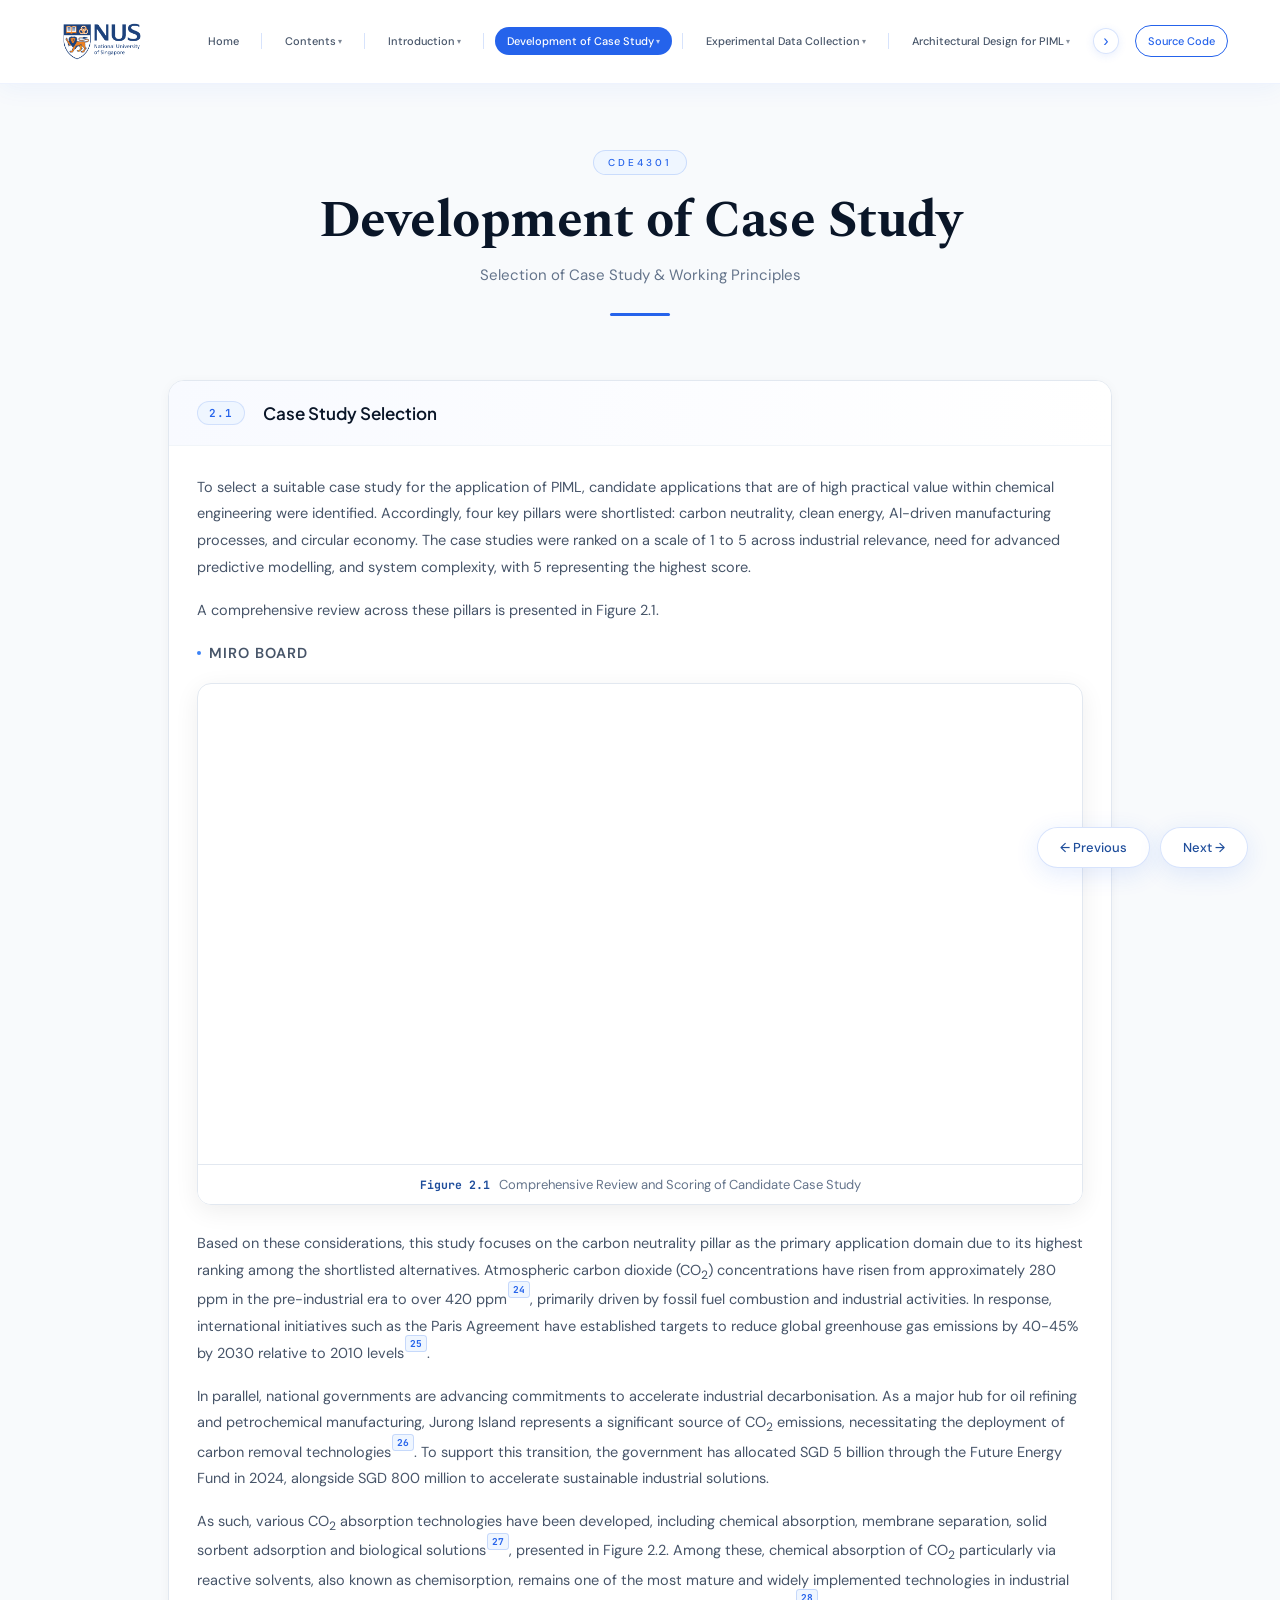
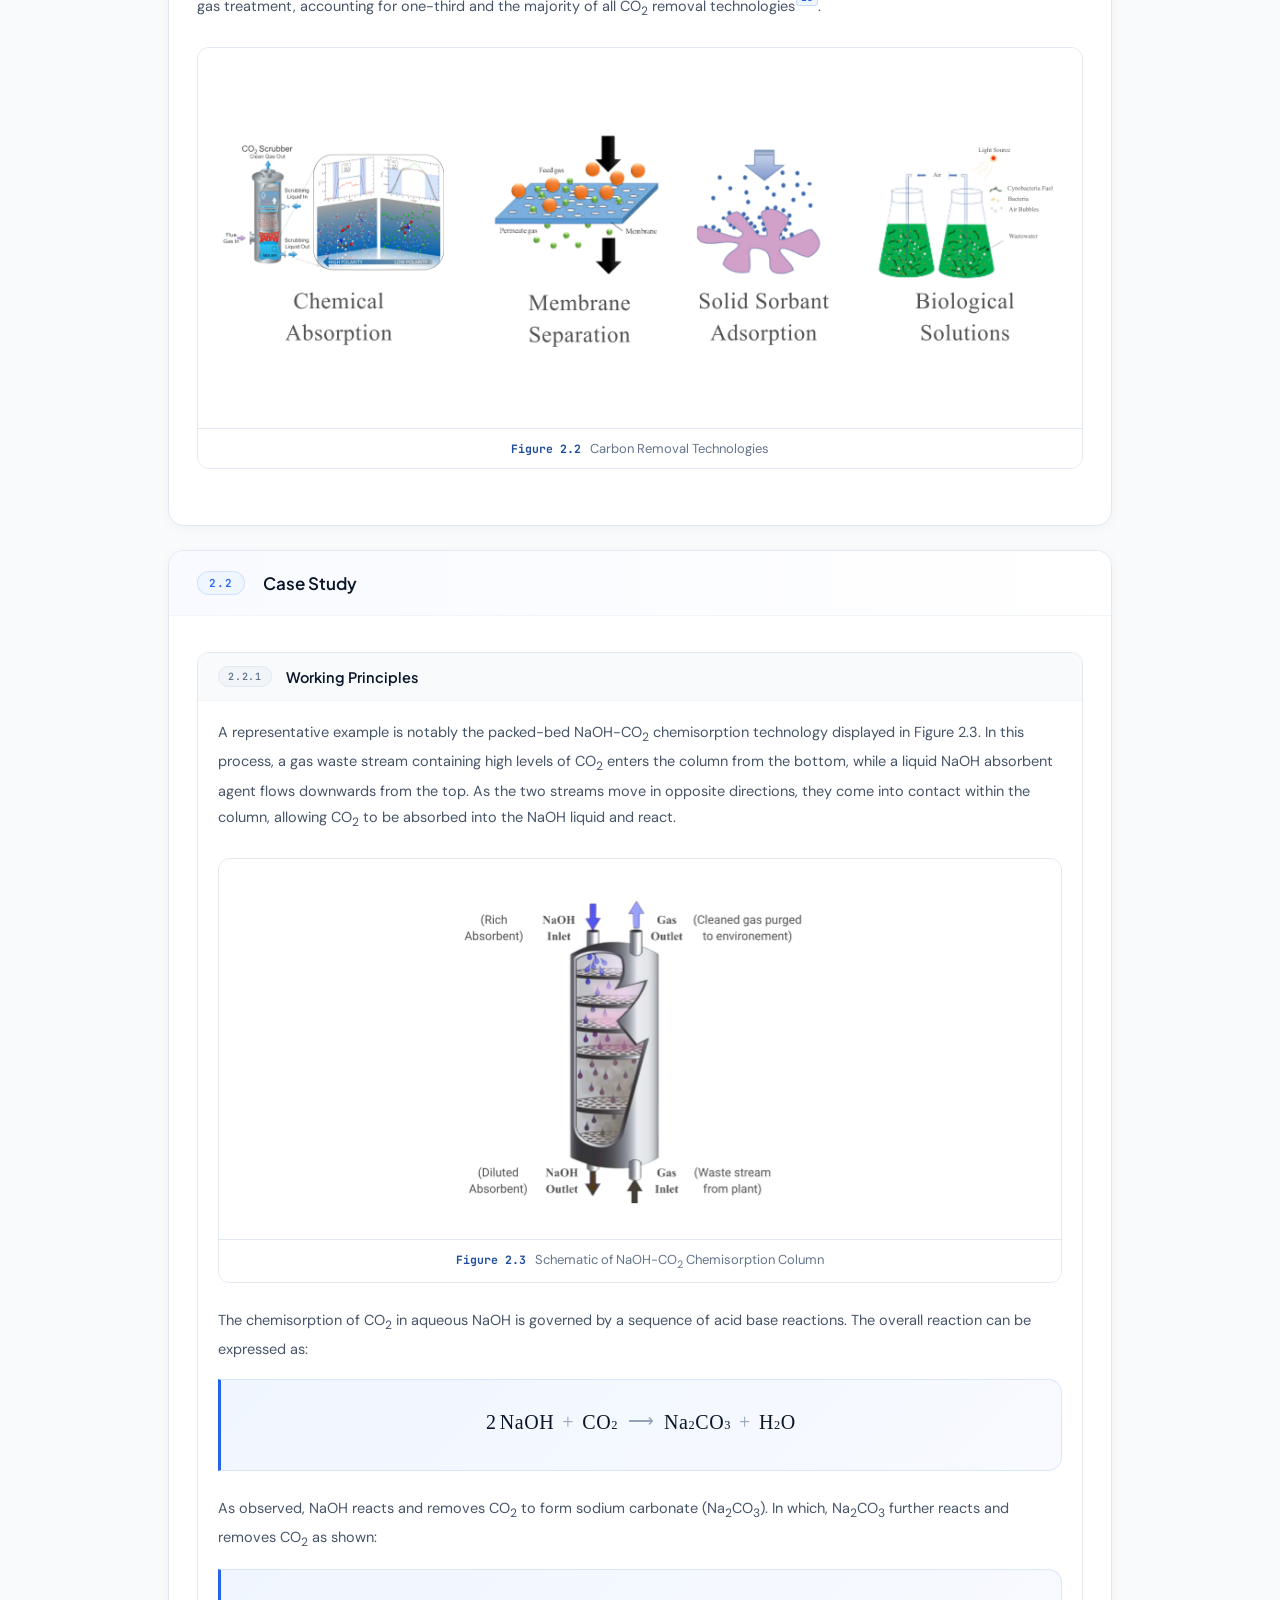
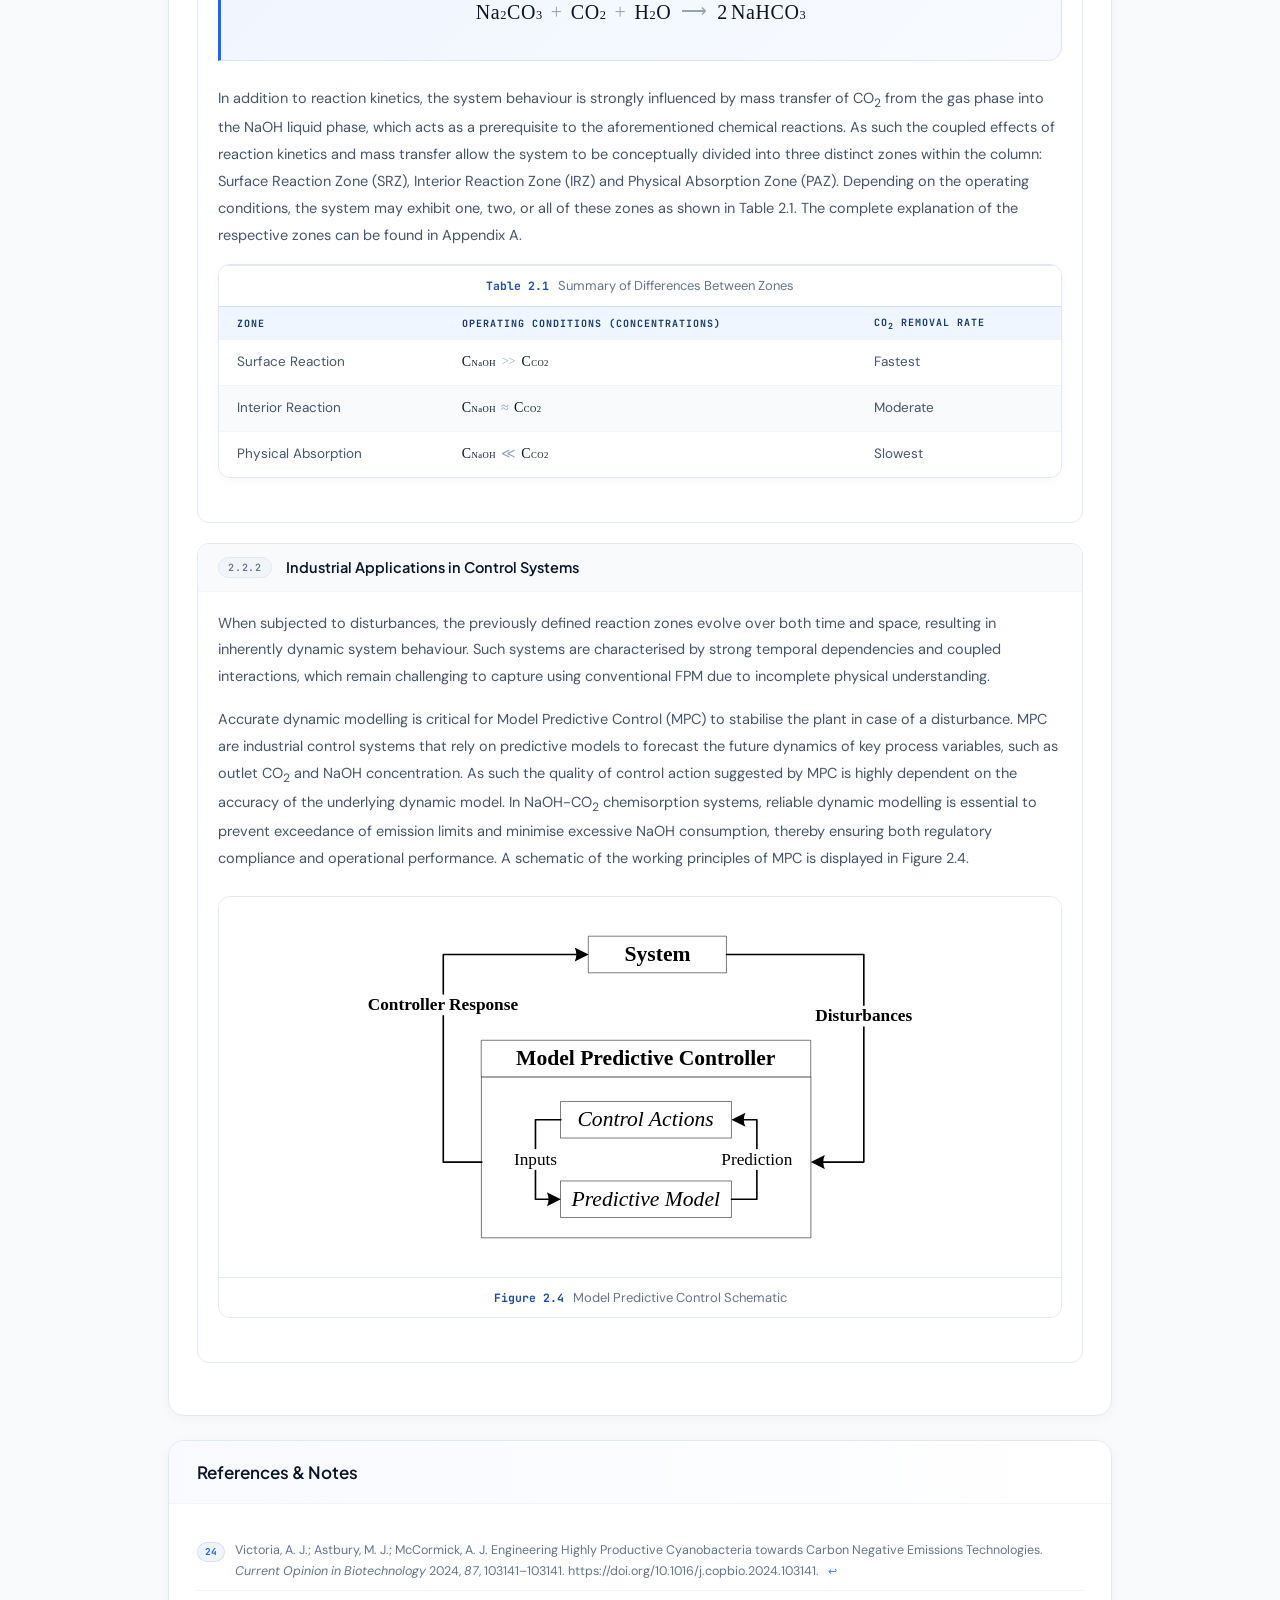
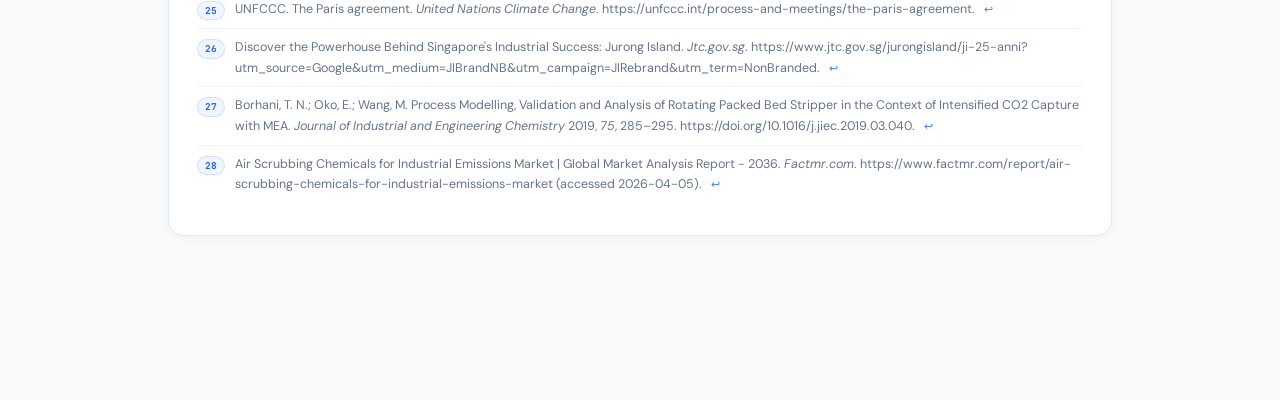
<file: Section_2.html>
<!DOCTYPE html>
<html lang="en">

<head>
  <meta charset="UTF-8">
  <meta name="viewport" content="width=device-width, initial-scale=1.0">
  <title>Section 2: Development of Case Study</title>
  <link rel="stylesheet" href="./assets/index.css">


  <style>
    body {
      background: var(--gray-50);
    }

    .page-wrapper {
      max-width: 1024px;
      margin: 0 auto;
      padding: 150px 40px 140px;
    }

    /* ─── PAGE HEADER ───────────────────────────────────── */
    .page-header {
      text-align: center;
      margin-bottom: 64px;
      animation: fadeUp .5s ease both;
    }

    .page-header h1 {
      font-family: var(--font-heading);
      font-size: clamp(34px, 4.5vw, 52px);
      font-weight: 700;
      color: var(--blue-900);
      letter-spacing: -.5px;
      line-height: 1.08;
      margin-top: 6px;
    }

    .page-header .subtitle {
      margin-top: 14px;
      font-family: var(--font-body);
      font-size: 15px;
      color: var(--gray-500);
      line-height: 1.7;
    }

    /* ─── REPORT SECTION CARDS ──────────────────────────── */
    .report-section {
      background: var(--white);
      border: 1px solid var(--gray-200);
      border-radius: 16px;
      overflow: hidden;
      margin-bottom: 24px;
      box-shadow: 0 2px 12px rgba(0, 0, 0, 0.04);
      animation: fadeUp .5s ease both;
    }

    .report-section:nth-child(1) {
      animation-delay: .05s;
    }

    .report-section:nth-child(2) {
      animation-delay: .10s;
    }

    .report-section:nth-child(3) {
      animation-delay: .15s;
    }

    .report-section:nth-child(4) {
      animation-delay: .20s;
    }

    .report-section:nth-child(5) {
      animation-delay: .25s;
    }

    .section-heading {
      display: flex;
      align-items: center;
      gap: 18px;
      padding: 20px 28px;
      background: linear-gradient(90deg, #f8faff, var(--white));
      border-bottom: 1px solid var(--gray-100);
    }

    .section-tag {
      font-family: var(--font-mono);
      font-size: 11px;
      font-weight: 600;
      letter-spacing: 1px;
      text-transform: uppercase;
      color: var(--blue-500);
      background: var(--blue-50);
      border: 1px solid rgba(37, 99, 235, 0.15);
      padding: 4px 11px;
      border-radius: 50px;
      flex-shrink: 0;
    }

    .section-heading h2 {
      font-family: var(--font-sub);
      font-size: 17px;
      font-weight: 600;
      color: var(--blue-900);
    }

    .section-body {
      padding: 28px 28px 32px;
    }

    .section-body p {
      font-family: var(--font-body);
      font-size: 14.5px;
      line-height: 1.85;
      color: var(--gray-600);
      margin-bottom: 16px;
    }

    .section-body p:last-child {
      margin-bottom: 0;
    }

    .subsection-title {
      font-family: var(--font-mono);
      font-size: 11px;
      font-weight: 600;
      color: var(--blue-700);
      letter-spacing: .8px;
      text-transform: uppercase;
      margin: 28px 0 10px;
      display: flex;
      align-items: center;
      gap: 10px;
    }

    .subsection-title::before {
      content: '';
      display: block;
      width: 20px;
      height: 2px;
      background: var(--blue-400);
      border-radius: 1px;
    }

    .callout {
      background: var(--blue-50);
      border-left: 3px solid var(--blue-400);
      border-radius: 0 10px 10px 0;
      padding: 14px 18px;
      margin: 20px 0;
      font-family: var(--font-body);
      font-size: 14px;
      line-height: 1.7;
      color: var(--blue-800);
    }

    .obj-list {
      list-style: none;
      margin-top: 12px;
    }

    .obj-list li {
      display: flex;
      align-items: flex-start;
      gap: 12px;
      font-family: var(--font-body);
      font-size: 14.5px;
      line-height: 1.7;
      color: var(--gray-600);
      padding: 9px 0;
      border-bottom: 1px solid var(--gray-100);
    }

    .obj-list li:last-child {
      border-bottom: none;
    }

    .obj-num {
      font-family: var(--font-mono);
      font-size: 11px;
      font-weight: 600;
      color: var(--blue-500);
      background: var(--blue-50);
      border: 1px solid rgba(37, 99, 235, 0.15);
      padding: 2px 9px;
      border-radius: 50px;
      flex-shrink: 0;
      margin-top: 2px;
    }

    .sub-rule {
      border: none;
      border-top: 1px solid var(--gray-100);
      margin: 24px 0;
    }

    /* ─── RESPONSIVE ────────────────────────────────────── */
    @media (max-width: 768px) {
      .page-wrapper {
        padding: 150px 16px 120px;
      }

      .section-body {
        padding: 20px;
      }
    }
  </style>
</head>

<body>

  <!-- ══ NAVBAR — injected by index.js from NAV_CONFIG ══════ -->
  <nav id="navbar"></nav>

  <!-- ══ MAIN CONTENT ══════════════════════════════════════════ -->
  <div class="page-wrapper">

    <!-- Page Header -->
    <div class="page-header">
      <span class="label-pill label-pill-spacing">CDE4301</span>
      <h1>Development of Case Study</h1>
      <p class="subtitle">Selection of Case Study & Working Principles</p>
      <div class="header-rule"></div>
    </div>

    <!-- ── 2.1 Case Study Selection ──────────────────────────────────── -->
    <div class="report-section" id="2-1">
      <div class="section-heading">
        <span class="section-tag">2.1</span>
        <h2>Case Study Selection</h2>
      </div>
      <div class="section-body">
        <p>
          To select a suitable case study for the application of PIML, candidate applications that are of high practical
          value within chemical engineering were identified. Accordingly, four key pillars were shortlisted: carbon
          neutrality, clean energy, AI-driven manufacturing processes, and circular economy. The case studies were
          ranked on a scale of 1 to 5 across industrial relevance, need for advanced predictive modelling, and system
          complexity, with 5 representing the highest score.
        </p>
        <p>
          A comprehensive review across these pillars is presented in Figure 2.1.
        </p>

        <p class="embed-label">Miro Board</p>
        <div class="miro-wrap">
          <iframe
            src="https://miro.com/app/live-embed/uXjVGufvPGY=/?embedMode=view_only_without_ui&moveToViewport=-1250,-800,4520,2460"
            allow="fullscreen; clipboard-read; clipboard-write" allowfullscreen loading="lazy"
            title="Figure 2.1: Case Study Review (Miro Board)">
          </iframe>
          <figcaption>
            <span class="fig-label">Figure 2.1</span>
            Comprehensive Review and Scoring of Candidate Case Study
          </figcaption>
        </div>

        <br />
        <p>
          Based on these considerations, this study focuses on the carbon neutrality pillar as the primary application
          domain due to its highest ranking among the shortlisted alternatives. Atmospheric carbon dioxide
          (CO<sub>2</sub>)
          concentrations have risen from approximately 280 ppm in the pre-industrial era to over 420 ppm<sup
            class="fn-ref"><a href="#fn-24" id="fn-ref-24">24</a></sup>, primarily
          driven by fossil fuel combustion and industrial activities. In response, international initiatives such as the
          Paris Agreement have established targets to reduce global greenhouse gas emissions by 40-45% by 2030 relative
          to 2010 levels<sup class="fn-ref"><a href="#fn-25" id="fn-ref-25">25</a></sup>.
        </p>
        <p>
          In parallel, national governments are advancing commitments to accelerate industrial decarbonisation. As a
          major hub for oil refining and petrochemical manufacturing, Jurong Island represents a significant source of
          CO<sub>2</sub> emissions, necessitating the deployment of carbon removal technologies<sup class="fn-ref"><a
              href="#fn-26" id="fn-ref-26">26</a></sup>. To support this transition,
          the government has allocated SGD 5 billion through the Future Energy Fund in 2024, alongside SGD 800 million
          to accelerate sustainable industrial solutions.
        </p>
        <p>
          As such, various CO<sub>2</sub> absorption technologies have been developed, including chemical absorption,
          membrane
          separation, solid sorbent adsorption and biological solutions<sup class="fn-ref"><a href="#fn-27"
              id="fn-ref-27">27</a></sup>, presented in Figure 2.2. Among these,
          chemical absorption of CO<sub>2</sub> particularly via reactive solvents, also known as chemisorption, remains
          one of the
          most mature and widely implemented technologies in industrial gas treatment, accounting for one-third and the
          majority of all CO<sub>2</sub> removal technologies<sup class="fn-ref"><a href="#fn-28"
              id="fn-ref-28">28</a></sup>.
        </p>

        <figure class="report-figure">
          <img src="./assets/images/Figure_2-2.png" alt="Carbon Removal Technologies">
          <figcaption>
            <span class="fig-label">Figure 2.2</span>
            Carbon Removal Technologies
          </figcaption>
        </figure>
      </div>
    </div>

    <!-- ── 2.2 Case Study ─────────────────────────── -->
    <div class="report-section" id="2-2">
      <div class="section-heading">
        <span class="section-tag">2.2</span>
        <h2>Case Study</h2>
      </div>
      <div class="section-body">

        <!-- ── 2.2.1 Working Principles ─────────────────── -->
        <div class="subsub-section" id="2-2-1">
          <div class="subsub-heading">
            <span class="subsub-tag">2.2.1</span>
            <h3>Working Principles</h3>
          </div>
          <div class="subsub-body">
            <p>
              A representative example is notably the packed-bed NaOH-CO<sub>2</sub> chemisorption technology displayed
              in Figure 2.3. In this process, a gas waste stream containing high levels of CO<sub>2</sub> enters the
              column from
              the bottom,
              while a liquid NaOH absorbent agent flows downwards from the top. As the two streams move in opposite
              directions, they come into contact within the column, allowing CO<sub>2</sub> to be absorbed into the NaOH
              liquid and react.
            </p>

            <figure class="report-figure full-bleed">
              <img src="./assets/images/Figure_2-3.png" alt="Schematic of NaOH-CO2 Chemisorption Column">
              <figcaption>
                <span class="fig-label">Figure 2.3</span>
                Schematic of NaOH-CO<sub>2</sub> Chemisorption Column
              </figcaption>
            </figure>

            <p>
              The chemisorption of CO<sub>2</sub> in aqueous NaOH is governed by a sequence of acid base reactions. The
              overall reaction can be expressed as:
            </p>

            <div class="formula-block">
              <div class="formula-display chem-eq">
                <span class="chem-term"><span class="chem-coef">2</span>NaOH</span>
                <span class="chem-op">+</span>
                <span class="chem-term">CO<sub>2</sub></span>
                <span class="chem-arrow">⟶</span>
                <span class="chem-term">Na<sub>2</sub>CO<sub>3</sub></span>
                <span class="chem-op">+</span>
                <span class="chem-term">H<sub>2</sub>O</span>
              </div>
            </div>

            <p>As observed, NaOH reacts and removes CO<sub>2</sub> to form sodium carbonate
              (Na<sub>2</sub>CO<sub>3</sub>). In which, Na<sub>2</sub>CO<sub>3</sub> further reacts and
              removes CO<sub>2</sub> as shown:
            </p>

            <div class="formula-block">
              <div class="formula-display chem-eq">
                <span class="chem-term">Na<sub>2</sub>CO<sub>3</sub></span>
                <span class="chem-op">+</span>
                <span class="chem-term">CO<sub>2</sub></span>
                <span class="chem-op">+</span>
                <span class="chem-term">H<sub>2</sub>O</span>
                <span class="chem-arrow">⟶</span>
                <span class="chem-term"><span class="chem-coef">2</span>NaHCO<sub>3</sub></span>
              </div>
            </div>

            <p>
              In addition to reaction kinetics, the system behaviour is strongly influenced by mass transfer of
              CO<sub>2</sub> from
              the gas phase into the NaOH liquid phase, which acts as a prerequisite to the aforementioned chemical
              reactions. As such the coupled effects of reaction kinetics and mass transfer allow the system to be
              conceptually divided into three distinct zones within the column: Surface Reaction Zone (SRZ), Interior
              Reaction Zone (IRZ) and Physical Absorption Zone (PAZ). Depending on the operating conditions, the system
              may exhibit one, two, or all of these zones as shown in Table 2.1. The complete explanation of the
              respective zones can be found in Appendix A.
            </p>

            <div class="report-table-wrap">
              <figcaption>
                <span class="fig-label">Table 2.1</span>
                Summary of Differences Between Zones
              </figcaption>
              <table class="report-table">
                <thead>
                  <tr>
                    <th>Zone</th>
                    <th>Operating Conditions (Concentrations)</th>
                    <th>CO<sub>2</sub> Removal Rate</th>
                  </tr>
                </thead>
                <tbody>
                  <tr>
                    <td>Surface Reaction</td>
                    <td>
                      <div class="formula-display chem-eq">
                        <span class="chem-term">C<sub>NaOH</sub></span>
                        <span class="chem-arrow">&gt;&gt;</span>
                        <span class="chem-term">C<sub>CO2</sub></span>
                      </div>
                    </td>
                    <td>Fastest</td>
                  </tr>
                  <tr>
                    <td>Interior Reaction</td>
                    <td>
                      <div class="formula-display chem-eq">
                        <span class="chem-term">C<sub>NaOH</sub></span>
                        <span class="chem-op">≈</span>
                        <span class="chem-term">C<sub>CO2</sub></span>
                      </div>
                    </td>
                    <td>Moderate</td>
                  </tr>
                  <tr>
                    <td>Physical Absorption</td>
                    <td>
                      <div class="formula-display chem-eq">
                        <span class="chem-term">C<sub>NaOH</sub></span>
                        <span class="chem-op">≪</span>
                        <span class="chem-term">C<sub>CO2</sub></span>
                      </div>
                    </td>
                    <td>Slowest</td>
                  </tr>
                </tbody>
              </table>
            </div>

          </div>
        </div>

        <!-- ── 2.2.2 Industrial Applications in Control Systems ─────────────────── -->
        <div class="subsub-section" id="2-2-2">
          <div class="subsub-heading">
            <span class="subsub-tag">2.2.2</span>
            <h3>Industrial Applications in Control Systems</h3>
          </div>
          <div class="subsub-body">
            <p>
              When subjected to disturbances, the previously defined reaction zones evolve over both time and space,
              resulting in inherently dynamic system behaviour. Such systems are characterised by strong temporal
              dependencies and coupled interactions, which remain challenging to capture using conventional FPM due to
              incomplete physical understanding.
            </p>
            <p>
              Accurate dynamic modelling is critical for Model Predictive Control (MPC) to stabilise the plant in case
              of a disturbance. MPC are industrial control systems that rely on predictive models to forecast the future
              dynamics of key process variables, such as outlet CO<sub>2</sub> and NaOH concentration. As such the
              quality of
              control action suggested by MPC is highly dependent on the accuracy of the underlying dynamic model. In
              NaOH-CO<sub>2</sub> chemisorption systems, reliable dynamic modelling is essential to prevent exceedance
              of emission
              limits and minimise excessive NaOH consumption, thereby ensuring both regulatory compliance and
              operational performance. A schematic of the working principles of MPC is displayed in Figure 2.4.
            </p>

            <figure class="report-figure full-bleed">
              <img src="./assets/images/Figure_2-4.svg" alt="Model Predictive Control Schematic diagram">
              <figcaption>
                <span class="fig-label">Figure 2.4</span>
                Model Predictive Control Schematic
              </figcaption>
            </figure>
          </div>
        </div>
      </div>
    </div>

    <!-- ══════════════════════════════════════════════════
         REFERENCES & NOTES
    ══════════════════════════════════════════════════════ -->
    <div class="report-section" id="references">
      <div class="section-heading">
        <h2>References &amp; Notes</h2>
      </div>
      <div class="section-body">
        <ol class="footnotes-list">
          <li id="fn-24">
            <span class="fn-num">24</span>
            <span>
              Victoria, A. J.; Astbury, M. J.; McCormick, A. J. Engineering Highly Productive Cyanobacteria towards
              Carbon Negative Emissions Technologies. <em>Current Opinion in Biotechnology</em> 2024, <em>87</em>,
              103141–103141.
              https://doi.org/10.1016/j.copbio.2024.103141.
              <a href="#fn-ref-24" class="fn-back">↩</a>
            </span>
          </li>

          <li id="fn-25">
            <span class="fn-num">25</span>
            <span>
              UNFCCC. The Paris agreement. <em>United Nations Climate Change</em>.
              https://unfccc.int/process-and-meetings/the-paris-agreement.
              <a href="#fn-ref-25" class="fn-back">↩</a>
            </span>
          </li>

          <li id="fn-26">
            <span class="fn-num">26</span>
            <span>
              Discover the Powerhouse Behind Singapore's Industrial Success: Jurong Island. <em>Jtc.gov.sg</em>.
              https://www.jtc.gov.sg/jurongisland/ji-25-anni?utm_source=Google&amp;utm_medium=JIBrandNB&amp;utm_campaign=JIRebrand&amp;utm_term=NonBranded.
              <a href="#fn-ref-26" class="fn-back">↩</a>
            </span>
          </li>

          <li id="fn-27">
            <span class="fn-num">27</span>
            <span>
              Borhani, T. N.; Oko, E.; Wang, M. Process Modelling, Validation and Analysis of Rotating Packed Bed
              Stripper in the Context of Intensified CO2 Capture with MEA. <em>Journal of Industrial and Engineering
                Chemistry</em> 2019, <em>75</em>, 285–295.
              https://doi.org/10.1016/j.jiec.2019.03.040.
              <a href="#fn-ref-27" class="fn-back">↩</a>
            </span>
          </li>

          <li id="fn-28">
            <span class="fn-num">28</span>
            <span>
              Air Scrubbing Chemicals for Industrial Emissions Market | Global Market Analysis Report - 2036.
              <em>Factmr.com</em>.
              https://www.factmr.com/report/air-scrubbing-chemicals-for-industrial-emissions-market (accessed
              2026-04-05).
              <a href="#fn-ref-28" class="fn-back">↩</a>
            </span>
          </li>
        </ol>
      </div>
    </div>

  </div><!-- /page-wrapper -->

  <!-- ══ PREV / NEXT NAVIGATION ════════════════════════════════ -->
  <div class="page-nav">
    <a class="page-nav-btn" href="Section_1.html">← Previous</a>
    <a class="page-nav-btn" href="Section_3.html">Next →</a>
  </div>

  <script src="./assets/index.js"></script>
</body>

</html>
</file>
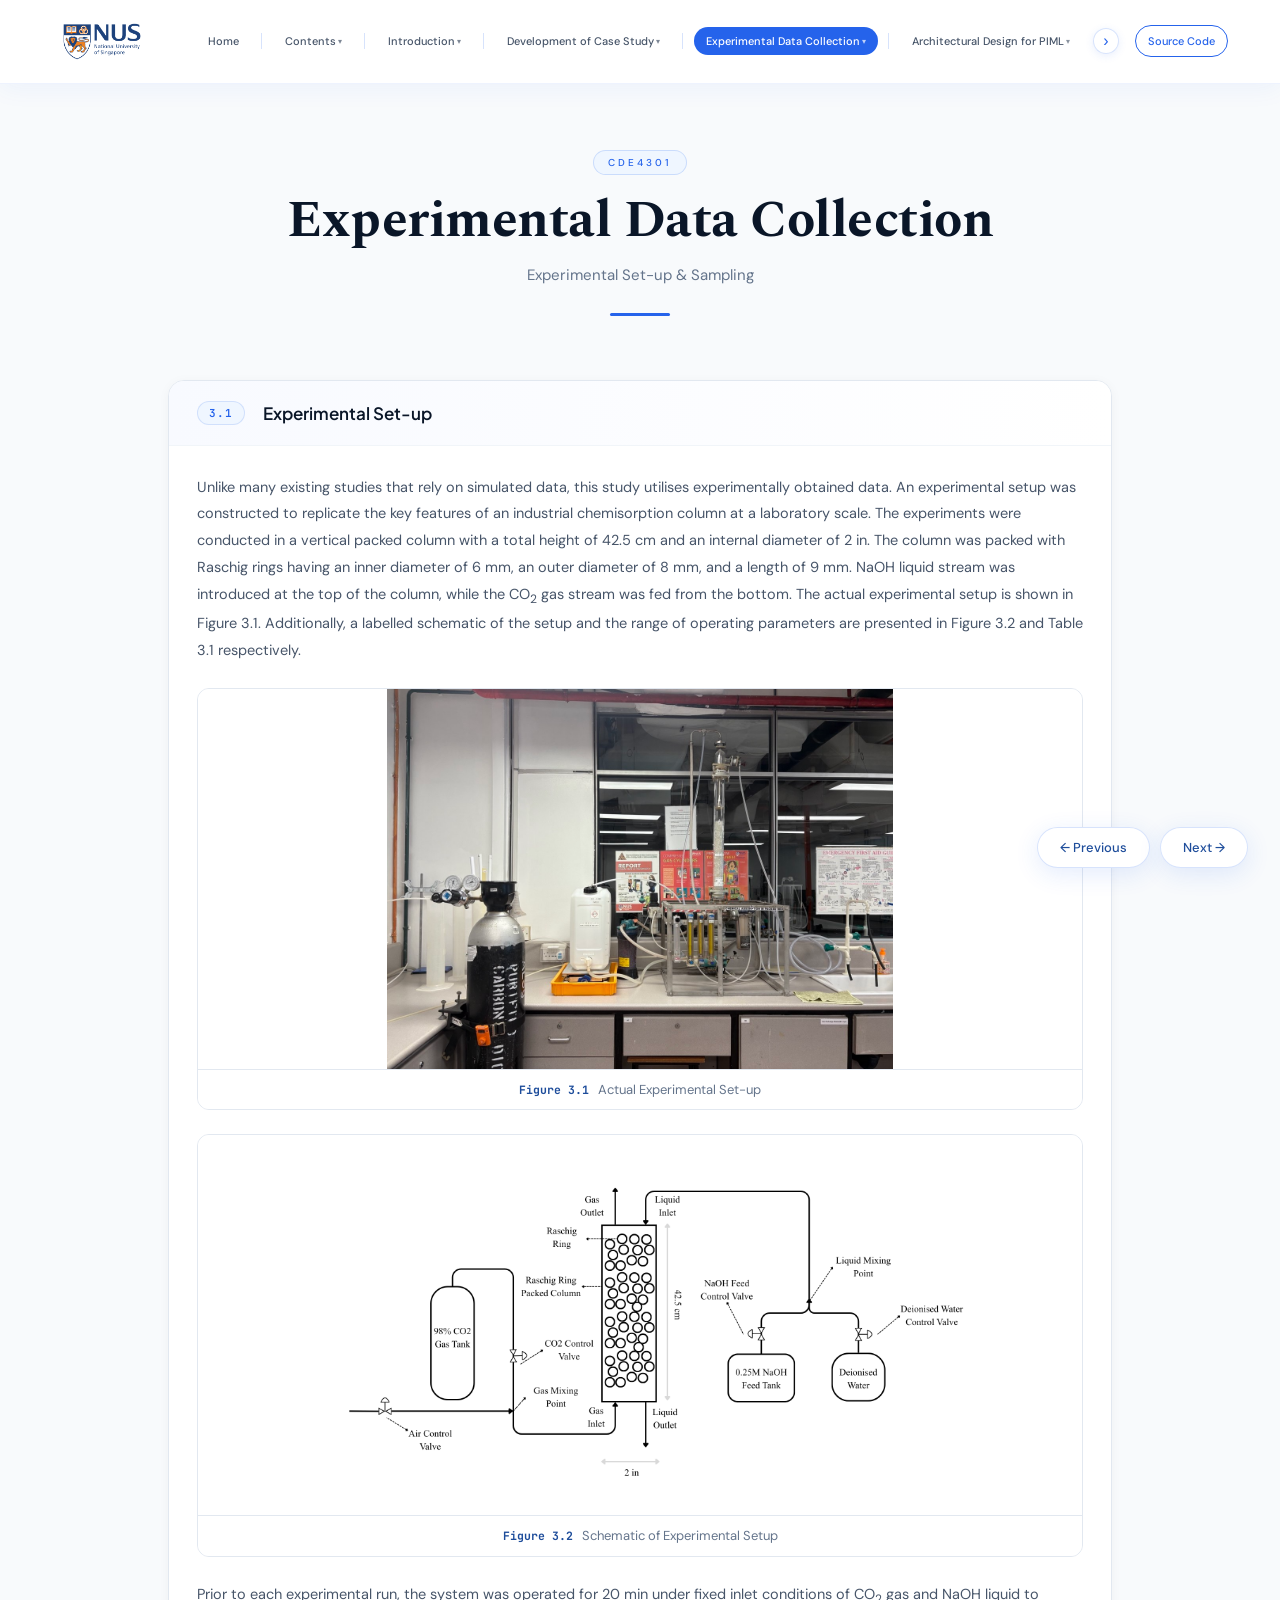
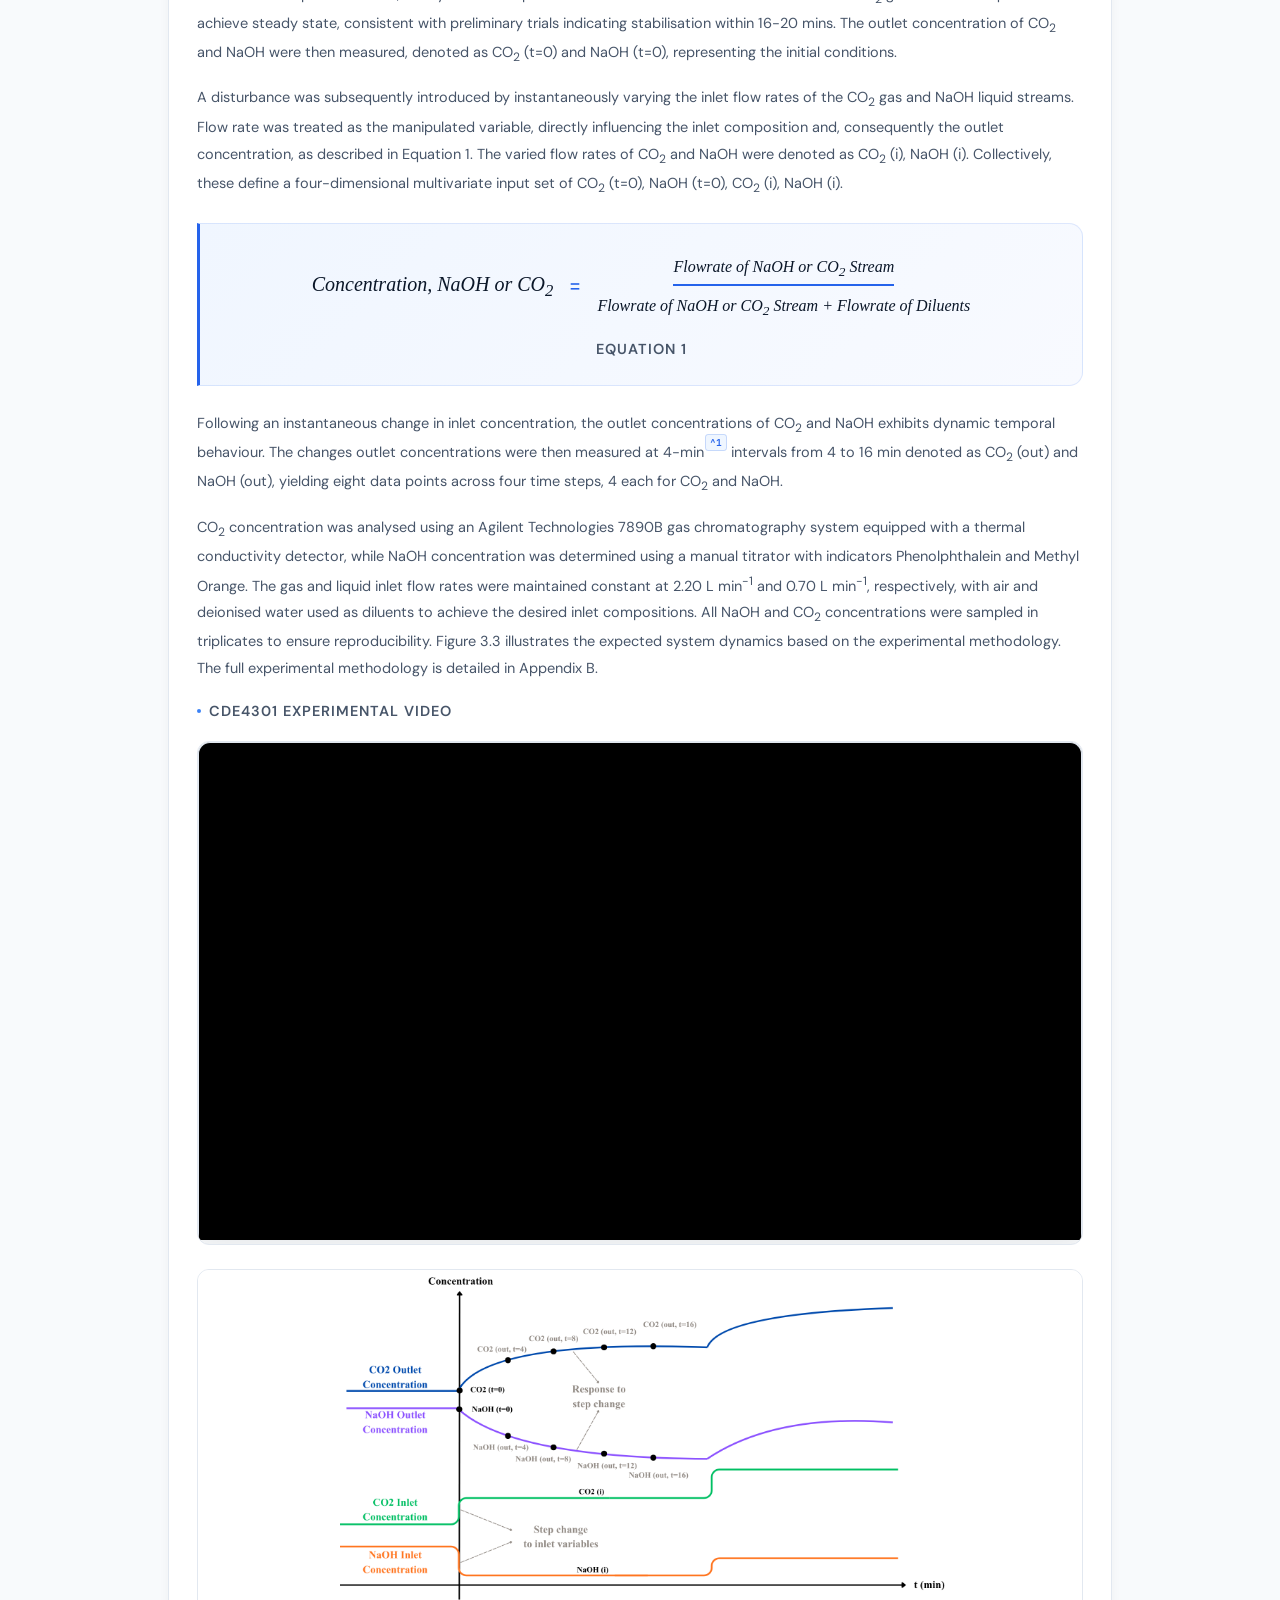
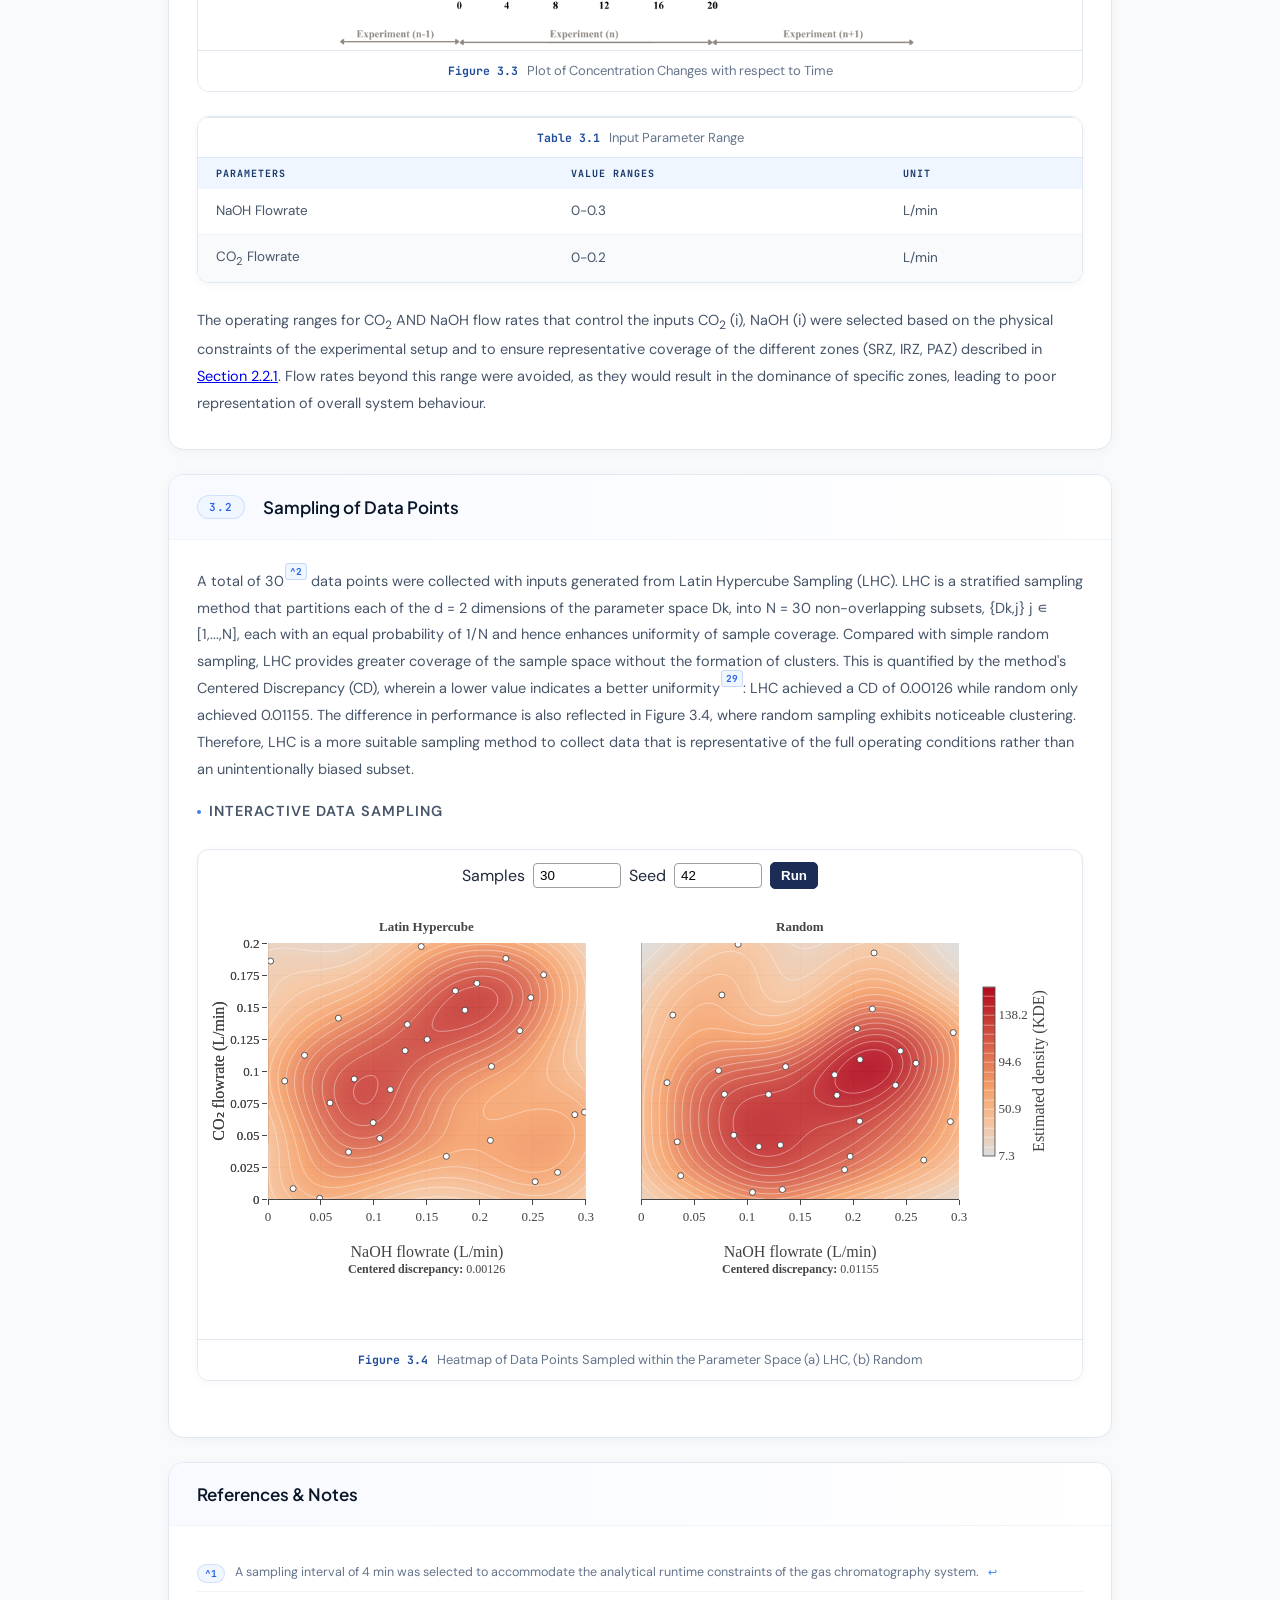
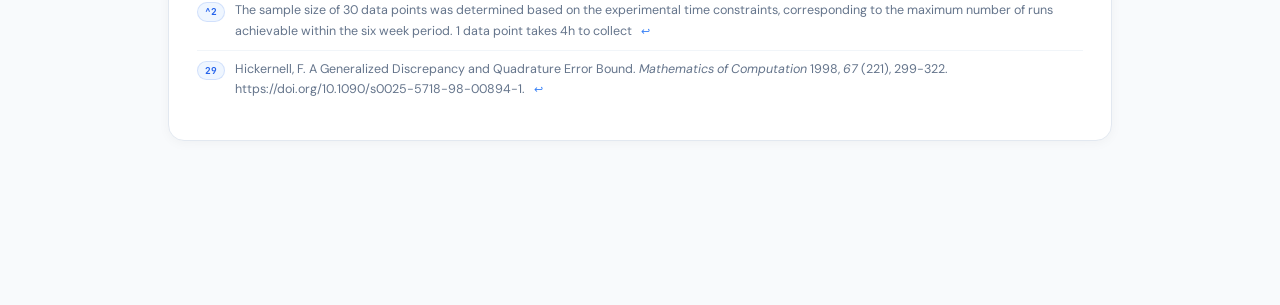
<file: Section_3.html>
<!DOCTYPE html>
<html lang="en">

<head>
  <meta charset="UTF-8">
  <meta name="viewport" content="width=device-width, initial-scale=1.0">
  <title>Section 3: Experimental Data Collection</title>
  <link rel="stylesheet" href="./assets/index.css">

  <script src="https://cdn.plot.ly/plotly-2.35.2.min.js"></script>

  <style>
    body {
      background: var(--gray-50);
    }

    .page-wrapper {
      max-width: 1024px;
      margin: 0 auto;
      padding: 150px 40px 140px;
    }

    /* ─── PAGE HEADER ───────────────────────────────────── */
    .page-header {
      text-align: center;
      margin-bottom: 64px;
      animation: fadeUp .5s ease both;
    }

    .page-header h1 {
      font-family: var(--font-heading);
      font-size: clamp(34px, 4.5vw, 52px);
      font-weight: 700;
      color: var(--blue-900);
      letter-spacing: -.5px;
      line-height: 1.08;
      margin-top: 6px;
    }

    .page-header .subtitle {
      margin-top: 14px;
      font-family: var(--font-body);
      font-size: 15px;
      color: var(--gray-500);
      line-height: 1.7;
    }

    /* ─── REPORT SECTION CARDS ──────────────────────────── */
    .report-section {
      background: var(--white);
      border: 1px solid var(--gray-200);
      border-radius: 16px;
      overflow: hidden;
      margin-bottom: 24px;
      box-shadow: 0 2px 12px rgba(0, 0, 0, 0.04);
      animation: fadeUp .5s ease both;
    }

    .report-section:nth-child(1) {
      animation-delay: .05s;
    }

    .report-section:nth-child(2) {
      animation-delay: .10s;
    }

    .report-section:nth-child(3) {
      animation-delay: .15s;
    }

    .report-section:nth-child(4) {
      animation-delay: .20s;
    }

    .report-section:nth-child(5) {
      animation-delay: .25s;
    }

    .section-heading {
      display: flex;
      align-items: center;
      gap: 18px;
      padding: 20px 28px;
      background: linear-gradient(90deg, #f8faff, var(--white));
      border-bottom: 1px solid var(--gray-100);
    }

    .section-tag {
      font-family: var(--font-mono);
      font-size: 11px;
      font-weight: 600;
      letter-spacing: 1px;
      text-transform: uppercase;
      color: var(--blue-500);
      background: var(--blue-50);
      border: 1px solid rgba(37, 99, 235, 0.15);
      padding: 4px 11px;
      border-radius: 50px;
      flex-shrink: 0;
    }

    .section-heading h2 {
      font-family: var(--font-sub);
      font-size: 17px;
      font-weight: 600;
      color: var(--blue-900);
    }

    .section-body {
      padding: 28px 28px 32px;
    }

    .section-body p {
      font-family: var(--font-body);
      font-size: 14.5px;
      line-height: 1.85;
      color: var(--gray-600);
      margin-bottom: 16px;
    }

    .section-body p:last-child {
      margin-bottom: 0;
    }

    .subsection-title {
      font-family: var(--font-mono);
      font-size: 11px;
      font-weight: 600;
      color: var(--blue-700);
      letter-spacing: .8px;
      text-transform: uppercase;
      margin: 28px 0 10px;
      display: flex;
      align-items: center;
      gap: 10px;
    }

    .subsection-title::before {
      content: '';
      display: block;
      width: 20px;
      height: 2px;
      background: var(--blue-400);
      border-radius: 1px;
    }

    .callout {
      background: var(--blue-50);
      border-left: 3px solid var(--blue-400);
      border-radius: 0 10px 10px 0;
      padding: 14px 18px;
      margin: 20px 0;
      font-family: var(--font-body);
      font-size: 14px;
      line-height: 1.7;
      color: var(--blue-800);
    }

    .obj-list {
      list-style: none;
      margin-top: 12px;
    }

    .obj-list li {
      display: flex;
      align-items: flex-start;
      gap: 12px;
      font-family: var(--font-body);
      font-size: 14.5px;
      line-height: 1.7;
      color: var(--gray-600);
      padding: 9px 0;
      border-bottom: 1px solid var(--gray-100);
    }

    .obj-list li:last-child {
      border-bottom: none;
    }

    .obj-num {
      font-family: var(--font-mono);
      font-size: 11px;
      font-weight: 600;
      color: var(--blue-500);
      background: var(--blue-50);
      border: 1px solid rgba(37, 99, 235, 0.15);
      padding: 2px 9px;
      border-radius: 50px;
      flex-shrink: 0;
      margin-top: 2px;
    }

    .sub-rule {
      border: none;
      border-top: 1px solid var(--gray-100);
      margin: 24px 0;
    }

    /* ─── RESPONSIVE ────────────────────────────────────── */
    @media (max-width: 768px) {
      .page-wrapper {
        padding: 150px 16px 120px;
      }

      .section-body {
        padding: 20px;
      }
    }
  </style>
</head>

<body>

  <!-- ══ NAVBAR — injected by index.js from NAV_CONFIG ══════ -->
  <nav id="navbar"></nav>

  <!-- ══ MAIN CONTENT ══════════════════════════════════════════ -->
  <div class="page-wrapper">

    <!-- Page Header -->
    <div class="page-header">
      <span class="label-pill label-pill-spacing">CDE4301</span>
      <h1>Experimental Data Collection</h1>
      <p class="subtitle">Experimental Set-up &amp; Sampling</p>
      <div class="header-rule"></div>
    </div>

    <!-- ── 3.1 Experimental Set-up ──────────────────────────────────── -->
    <div class="report-section" id="3-1">
      <div class="section-heading">
        <span class="section-tag">3.1</span>
        <h2>Experimental Set-up</h2>
      </div>
      <div class="section-body">
        <p>
          Unlike many existing studies that rely on simulated data, this study utilises experimentally obtained data. An
          experimental setup was constructed to replicate the key features of an industrial chemisorption column at a
          laboratory scale. The experiments were conducted in a vertical packed column with a total height of 42.5 cm
          and an internal diameter of 2 in. The column was packed with Raschig rings having an inner diameter of 6 mm,
          an outer diameter of 8 mm, and a length of 9 mm. NaOH liquid stream was introduced at the top of the column,
          while the CO<sub>2</sub> gas stream was fed from the bottom. The actual experimental setup is shown in Figure
          3.1.
          Additionally, a labelled schematic of the setup and the range of operating parameters are presented in Figure
          3.2 and Table 3.1 respectively.
        </p>

        <figure class="report-figure full-bleed">
          <img src="./assets/images/Figure_3-1.png" alt="Actual Experimental Set-up diagram">
          <figcaption>
            <span class="fig-label">Figure 3.1</span>
            Actual Experimental Set-up
          </figcaption>
        </figure>

        <figure class="report-figure full-bleed">
          <img src="./assets/images/Figure_3-2.png" alt="Schematic of Experimental Setup diagram">
          <figcaption>
            <span class="fig-label">Figure 3.2</span>
            Schematic of Experimental Setup
          </figcaption>
        </figure>

        <p>
          Prior to each experimental run, the system was operated for 20 min under fixed inlet conditions of
          CO<sub>2</sub> gas and
          NaOH liquid to achieve steady state, consistent with preliminary trials indicating stabilisation within 16-20
          mins. The outlet concentration of CO<sub>2</sub> and NaOH were then measured, denoted as CO<sub>2</sub> (t=0)
          and NaOH (t=0),
          representing the initial conditions.
        </p>

        <p>
          A disturbance was subsequently introduced by instantaneously varying the inlet flow rates of the
          CO<sub>2</sub> gas and
          NaOH liquid streams. Flow rate was treated as the manipulated variable, directly influencing the inlet
          composition and, consequently the outlet concentration, as described in Equation 1. The varied flow rates of
          CO<sub>2</sub> and NaOH were denoted as CO<sub>2</sub> (i), NaOH (i). Collectively, these define a
          four-dimensional
          multivariate
          input set of CO<sub>2</sub> (t=0), NaOH (t=0), CO<sub>2</sub> (i), NaOH (i).
        </p>

        <div class="formula-block">
          <div class="formula-display">
            <span class="f-var">Concentration, NaOH or CO<sub>2</sub></span>
            <span class="f-eq">=</span>
            <span class="f-frac">
              <span class="f-num"><span class="f-var" style="font-size:.8em">Flowrate of NaOH or
                  CO<sub>2</sub> Stream</span></span>
              <span class="f-den"><span class="f-var" style="font-size:.8em">Flowrate of NaOH or CO<sub>2</sub>
                  Stream + Flowrate of Diluents</span></span>
            </span>
          </div>
          <p class="formula-eq-label">Equation 1</p>
        </div>

        <p>
          Following an instantaneous change in inlet concentration, the outlet concentrations of CO<sub>2</sub> and NaOH
          exhibits
          dynamic temporal behaviour. The changes outlet concentrations were then measured at 4-min<sup
            class="fn-ref"><a href="#fn-^1" id="fn-ref-^1">^1</a></sup> intervals from 4
          to
          16 min denoted as CO<sub>2</sub> (out) and NaOH (out), yielding eight data points across four time steps, 4
          each for CO<sub>2</sub>
          and NaOH.
        </p>

        <p>
          CO<sub>2</sub> concentration was analysed using an Agilent Technologies 7890B gas chromatography system
          equipped with a
          thermal conductivity detector, while NaOH concentration was determined using a manual titrator with indicators
          Phenolphthalein and Methyl Orange. The gas and liquid inlet flow rates were maintained constant at 2.20 L
          min<sup>-1</sup> and 0.70 L min<sup>-1</sup>, respectively, with air and deionised water used as diluents to
          achieve the desired
          inlet compositions. All NaOH and CO<sub>2</sub> concentrations were sampled in triplicates to ensure
          reproducibility.
          Figure 3.3 illustrates the expected system dynamics based on the experimental methodology. The full
          experimental methodology is detailed in Appendix B.
        </p>

        <p class="embed-label">CDE4301 Experimental Video</p>
        <figure class="report-figure video-figure">
          <div class="video-wrap">
            <iframe src="https://www.youtube-nocookie.com/embed/98wkAUZSwEY?si=tAu3Tjz_cAH-oEm_"
              allow="accelerometer; autoplay; clipboard-write; encrypted-media; gyroscope; picture-in-picture"
              allowfullscreen loading="lazy" title="CDE4301 Experimental Video">
            </iframe>
          </div>
        </figure>

        <figure class="report-figure full-bleed">
          <img src="./assets/images/Figure_3-3.png" alt="Plot of Concentration Changes diagram">
          <figcaption>
            <span class="fig-label">Figure 3.3</span>
            Plot of Concentration Changes with respect to Time
          </figcaption>
        </figure>

        <div class="report-table-wrap">
          <figcaption>
            <span class="fig-label">Table 3.1</span>
            Input Parameter Range
          </figcaption>
          <table class="report-table">
            <thead>
              <tr>
                <th>Parameters</th>
                <th>Value Ranges</th>
                <th>Unit</th>
              </tr>
            </thead>
            <tbody>
              <tr>
                <td>NaOH Flowrate</td>
                <td>
                  0-0.3
                </td>
                <td>L/min</td>
              </tr>
              <tr>
                <td>CO<sub>2</sub> Flowrate</td>
                <td>
                  0-0.2
                </td>
                <td>L/min</td>
              </tr>
            </tbody>
          </table>
        </div>

        <p>
          The operating ranges for CO<sub>2</sub> AND NaOH flow rates that control the inputs CO<sub>2</sub> (i), NaOH
          (i) were selected based
          on the physical constraints of the experimental setup and to ensure representative coverage of the different
          zones (SRZ, IRZ, PAZ) described in <a href="Section_2.html#2-2-1">Section 2.2.1</a>. Flow rates beyond
          this range were avoided, as they would
          result in the dominance of specific zones, leading to poor representation of overall system behaviour.
        </p>
      </div>
    </div>

    <!-- ── 3.2 Sampling of Data Points ──────────────────────────────────── -->
    <div class="report-section" id="3-2">
      <div class="section-heading">
        <span class="section-tag">3.2</span>
        <h2>Sampling of Data Points</h2>
      </div>
      <div class="section-body">
        <p>
          A total of 30<sup class="fn-ref"><a href="#fn-^2" id="fn-ref-^2">^2</a></sup> data points were collected with
          inputs generated from Latin Hypercube Sampling (LHC). LHC is a stratified sampling method that partitions each
          of the d = 2 dimensions of the parameter space Dk, into N = 30 non-overlapping subsets, {Dk,j} j ∊ [1,...,N],
          each with an equal probability of 1/N and hence enhances uniformity of sample coverage. Compared with simple
          random sampling, LHC provides greater coverage of the sample space without the formation of clusters. This is
          quantified by the method's Centered Discrepancy (CD), wherein a lower value indicates a better uniformity<sup
            class="fn-ref"><a href="#fn-29" id="fn-ref-29">29</a></sup>: LHC achieved a CD of <span
            id="lhc-cd-inline">0.00135</span> while random only achieved <span id="rnd-cd-inline">0.00623</span>. The
          difference in performance is also reflected in Figure 3.4, where
          random sampling exhibits noticeable clustering. Therefore, LHC is a more suitable sampling method to collect
          data that is representative of the full operating conditions rather than an unintentionally biased subset.
        </p>

        <p class="embed-label">Interactive Data Sampling</p>
        <div class="report-table-wrap">
          <div id="figure-3-4-interactive-sampling" class="interactive-sampling-block">
            <div class="interactive-sampling-controls">
              <label for="sample-count">Samples</label>
              <input id="sample-count" type="number" min="30" max="30" step="1" value="30" readonly aria-readonly="true"
                title="Sample count is fixed at 30">
              <label for="sample-seed">Seed</label>
              <input id="sample-seed" type="number" min="1" max="999999" step="1" value="42">
              <button id="run-sampling" type="button">Run</button>
            </div>
            <div id="sampling-method-plot" class="interactive-plot" role="img"
              aria-label="Interactive heatmap comparing LHC and random sampling"></div>
          </div>
          <script src="./assets/sampling/sampling-kde.js"></script>
          <figcaption>
            <span class="fig-label">Figure 3.4</span>
            Heatmap of Data Points Sampled within the Parameter Space (a) LHC, (b) Random
          </figcaption>
        </div>
      </div>
    </div>

    <!-- ══════════════════════════════════════════════════
         REFERENCES & NOTES
    ══════════════════════════════════════════════════════ -->
    <div class="report-section" id="references">
      <div class="section-heading">
        <h2>References &amp; Notes</h2>
      </div>
      <div class="section-body">
        <ol class="footnotes-list">
          <li id="fn-^1">
            <span class="fn-num">^1</span>
            <span>
              A sampling interval of 4 min was selected to accommodate the analytical runtime constraints of the gas
              chromatography system.
              <a href="#fn-ref-^1" class="fn-back">↩</a>
            </span>
          </li>
          <li id="fn-^2">
            <span class="fn-num">^2</span>
            <span>
              The sample size of 30 data points was determined based on the experimental time constraints, corresponding
              to the maximum number of runs achievable within the six week period. 1 data point takes 4h to collect
              <a href="#fn-ref-^2" class="fn-back">↩</a>
            </span>
          </li>
          <li id="fn-29">
            <span class="fn-num">29</span>
            <span>
              Hickernell, F. A Generalized Discrepancy and Quadrature Error Bound. <em>Mathematics of Computation</em>
              1998, <em>67</em> (221), 299-322.
              https://doi.org/10.1090/s0025-5718-98-00894-1.
              <a href="#fn-ref-29" class="fn-back">↩</a>
            </span>
          </li>
        </ol>
      </div>
    </div>

  </div> <!-- /page-wrapper -->

  <!-- ══ PREV / NEXT NAVIGATION ════════════════════════════════ -->
  <div class="page-nav">
    <a class="page-nav-btn" href="Section_2.html">← Previous</a>
    <a class="page-nav-btn" href="Section_4.html">Next →</a>
  </div>

  <script src="./assets/index.js"></script>
</body>

</html>
</file>
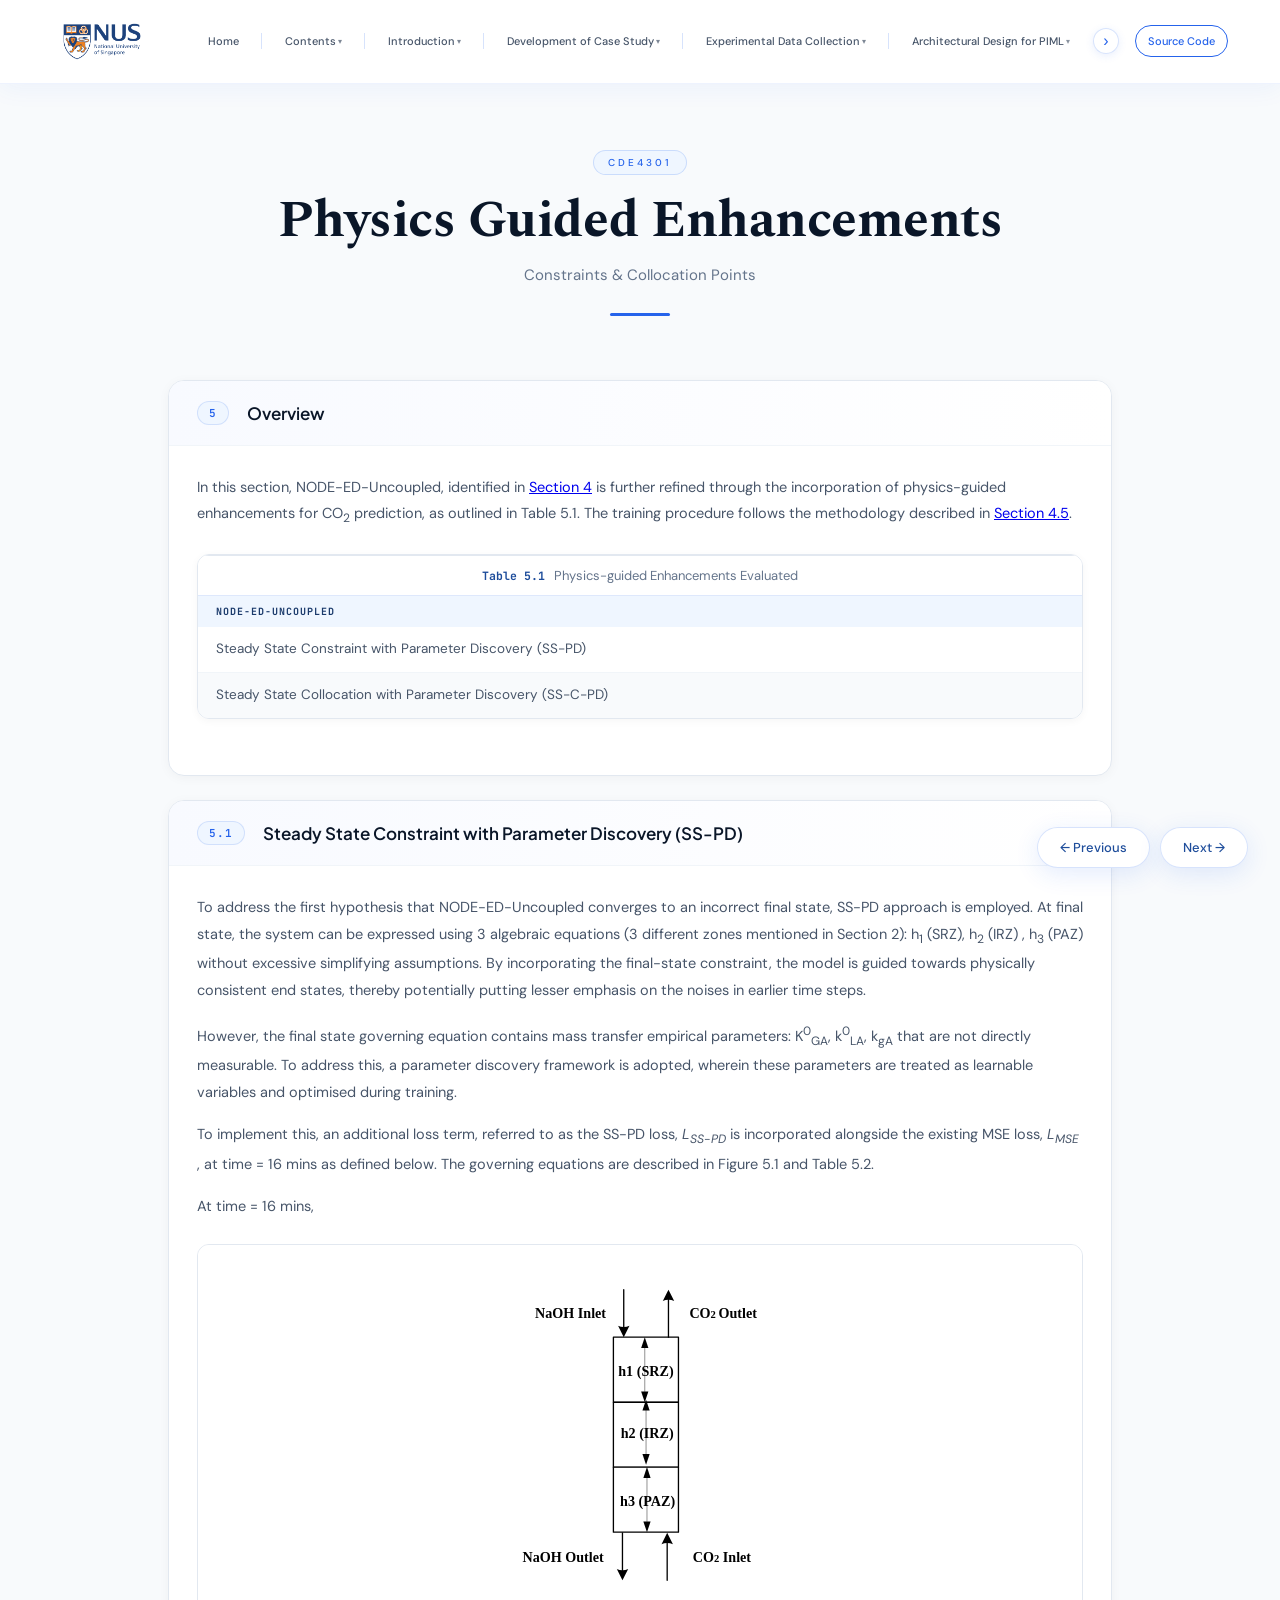
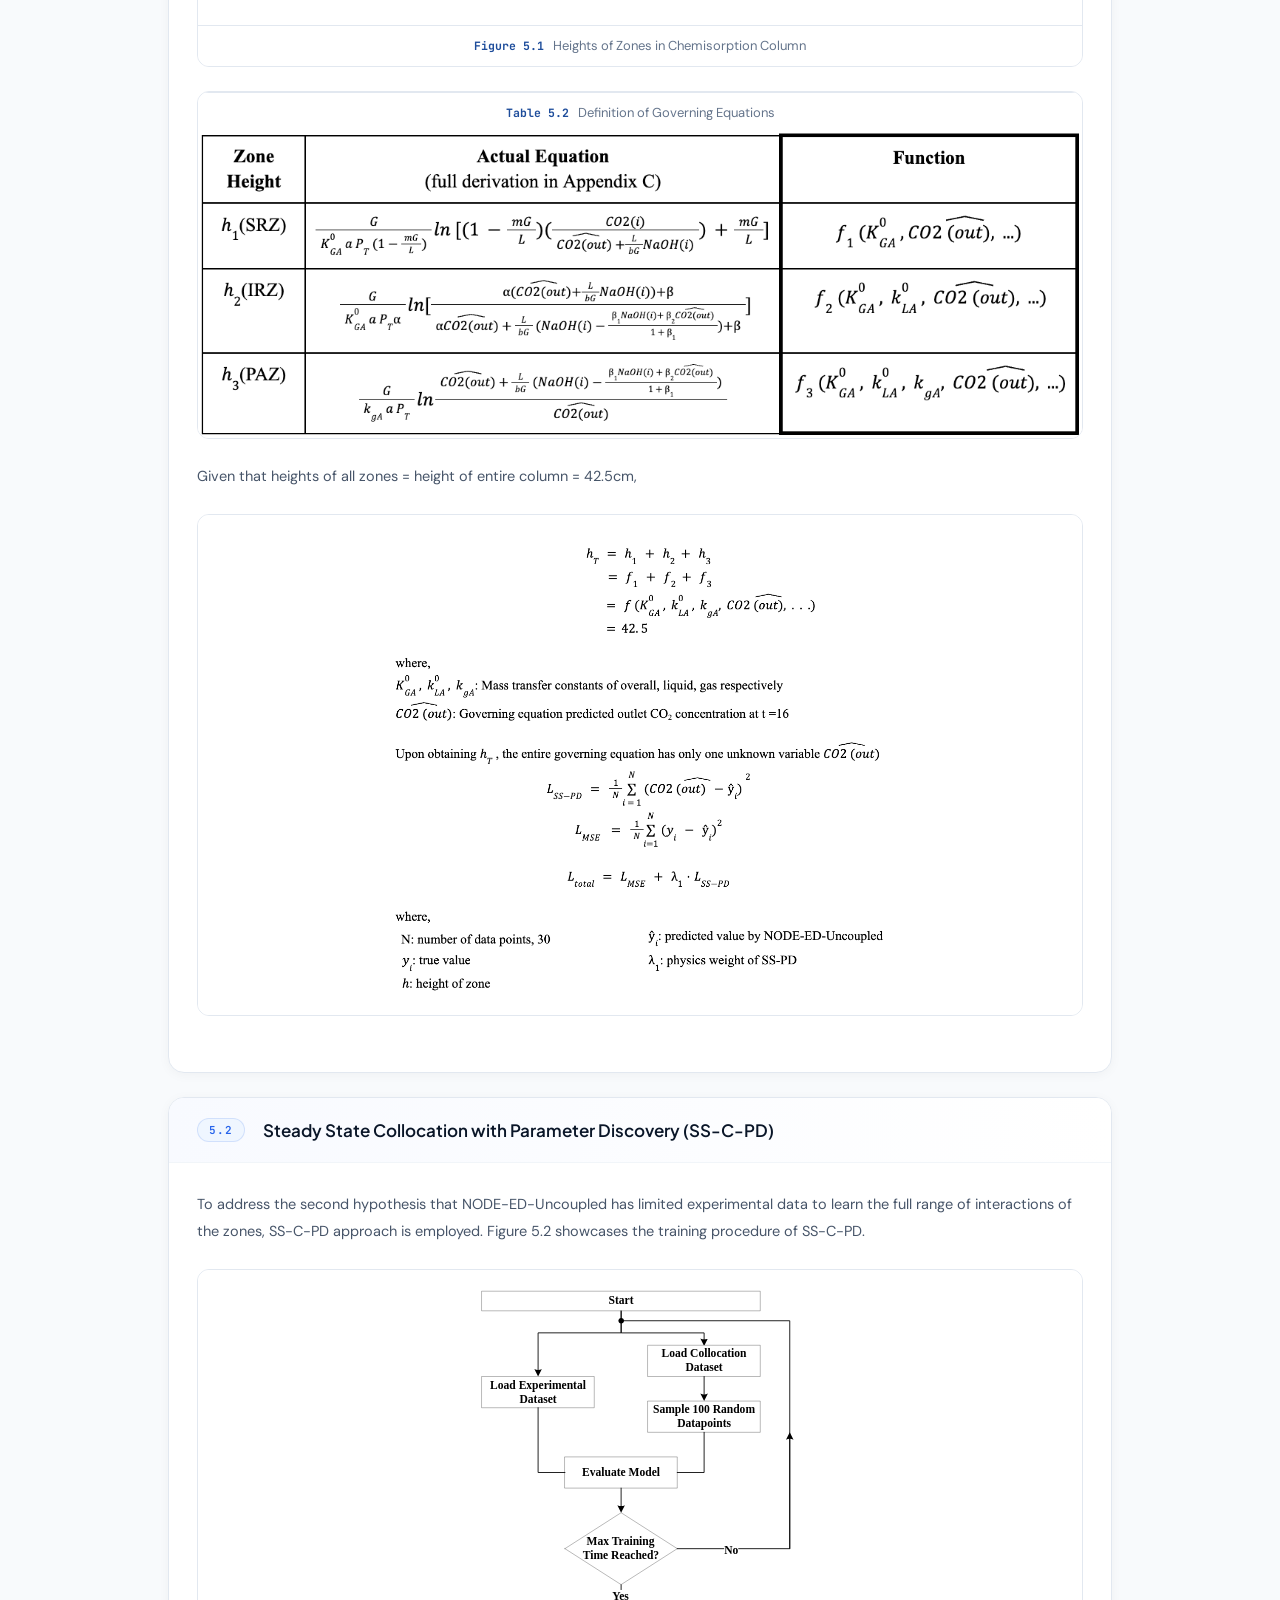
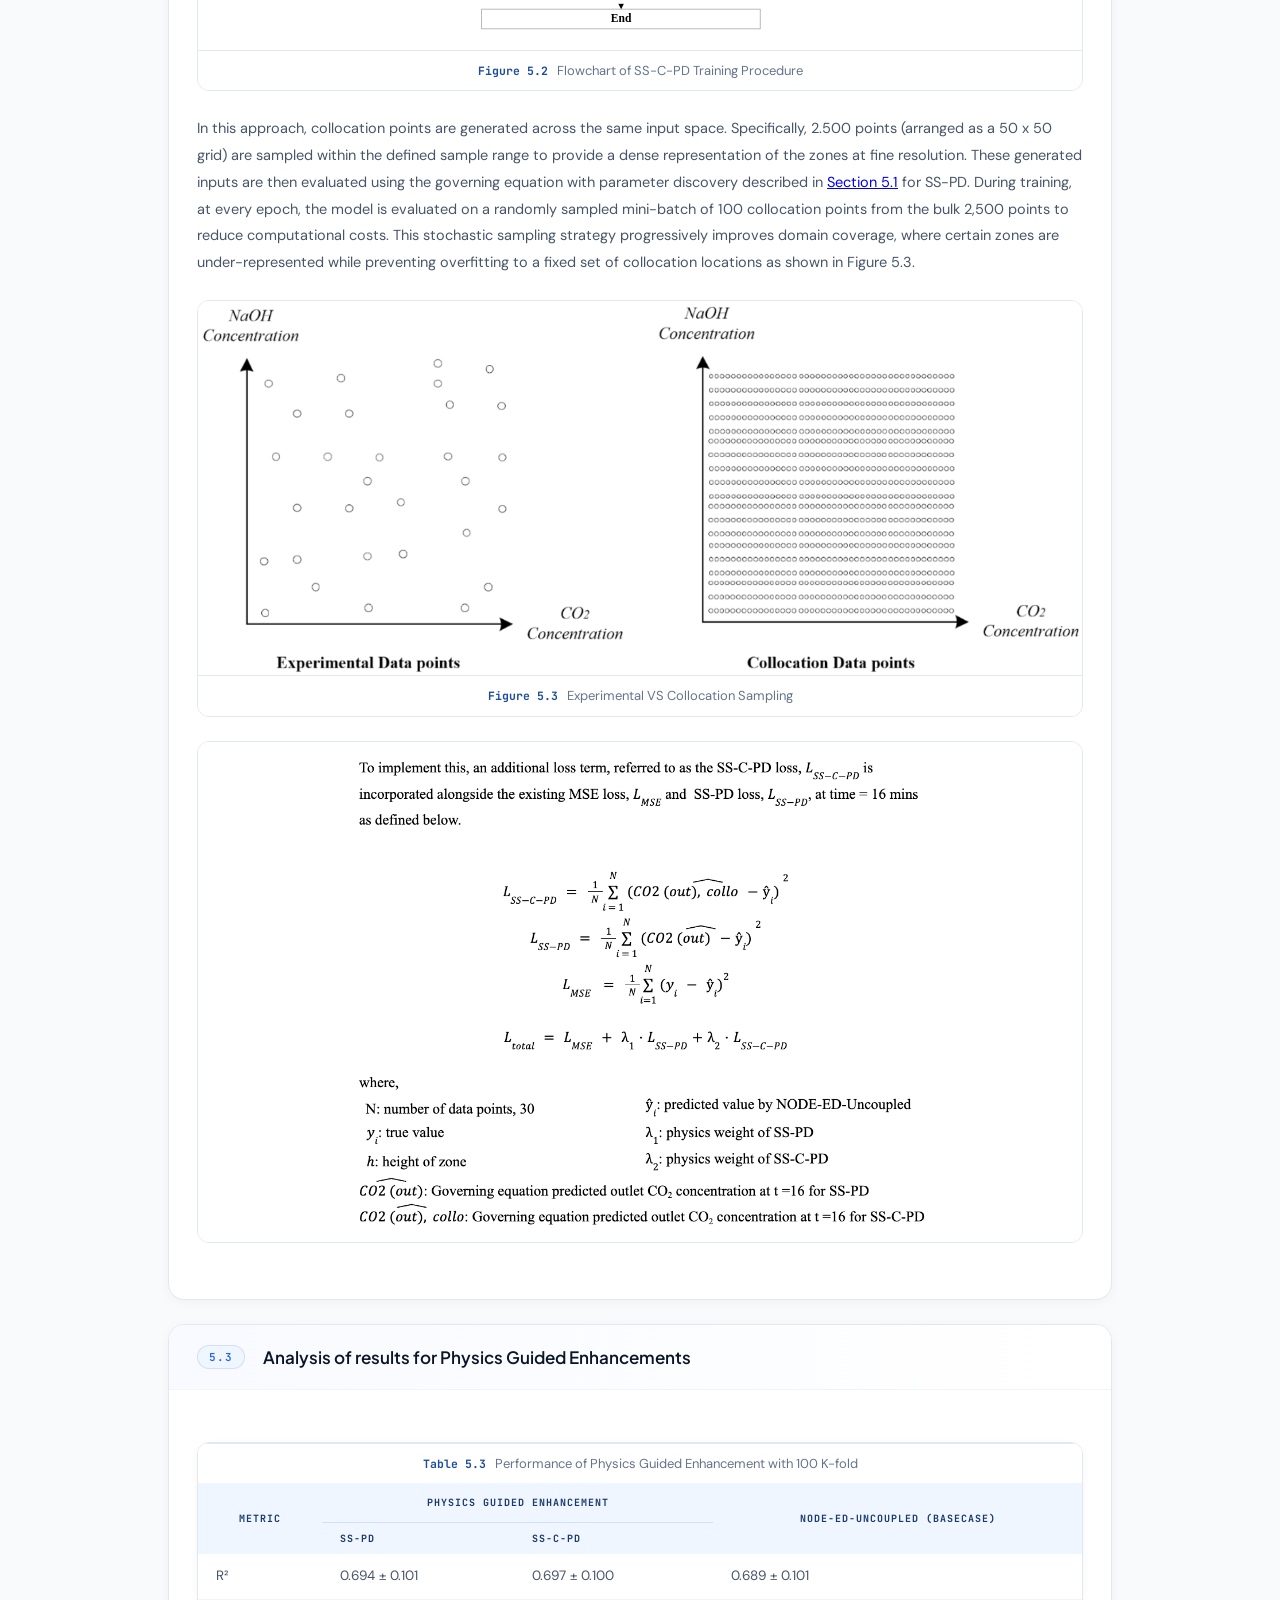
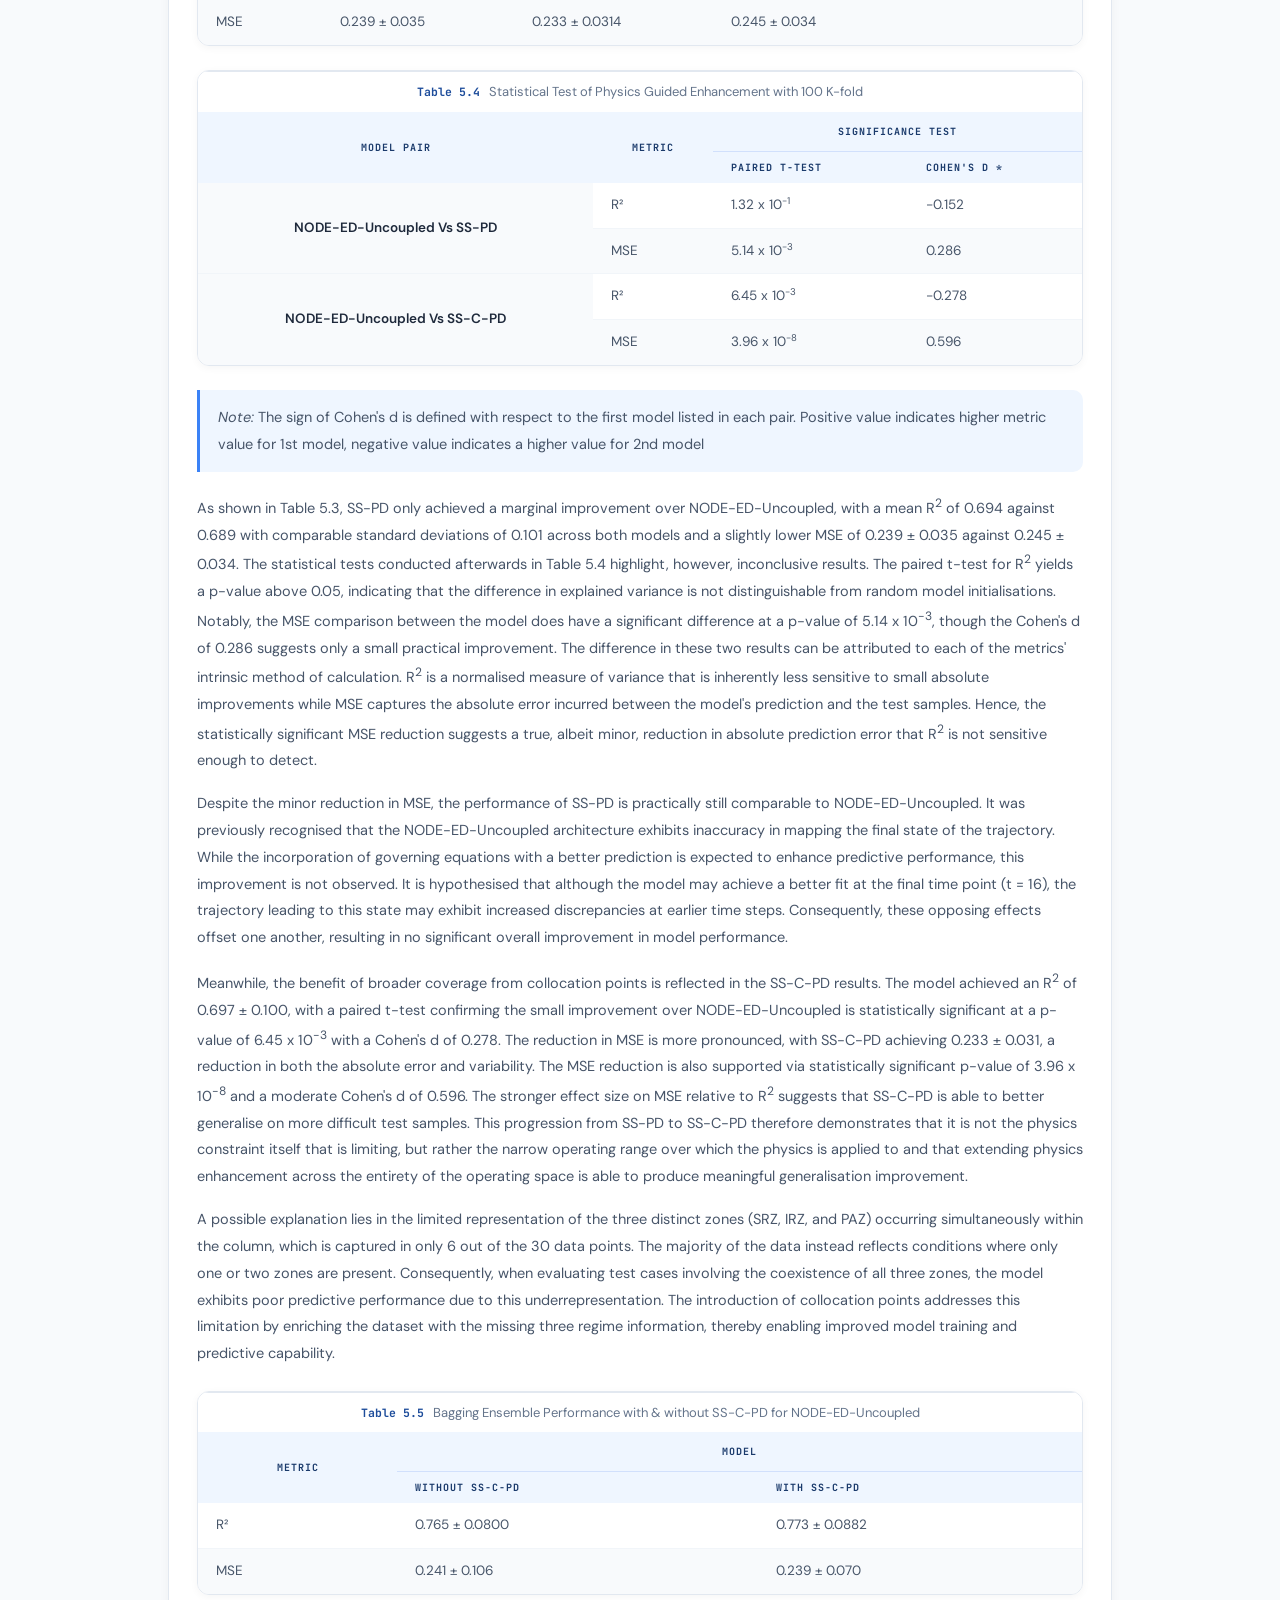
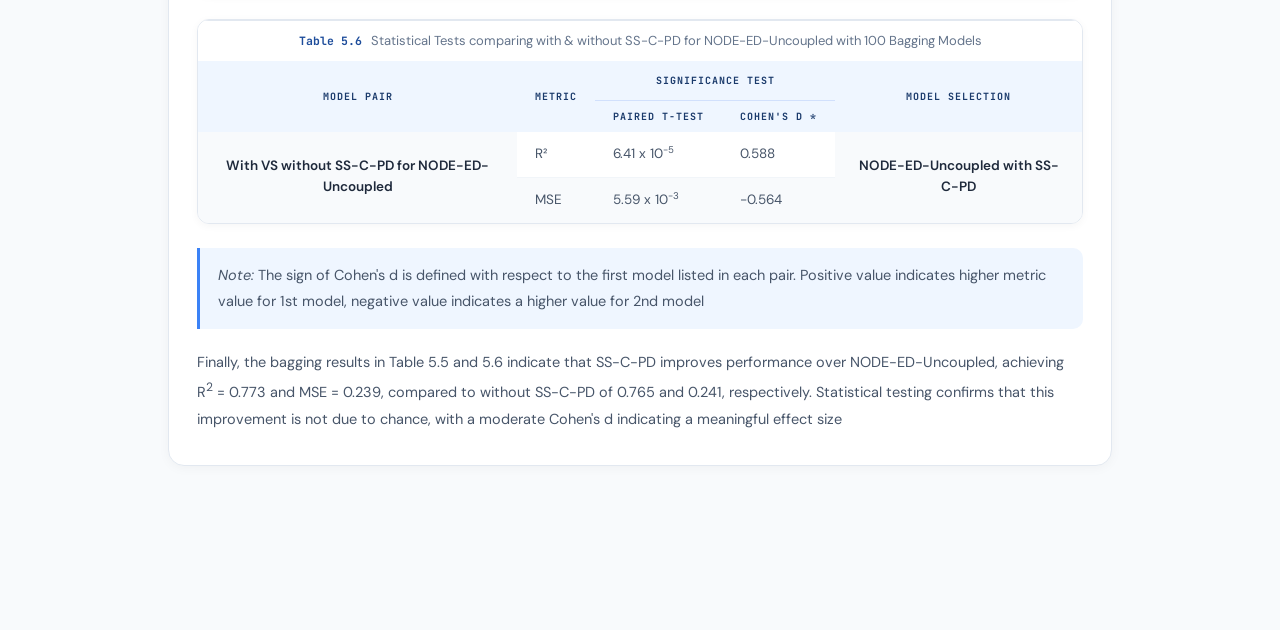
<file: Section_5.html>
<!DOCTYPE html>
<html lang="en">

<head>
  <meta charset="UTF-8">
  <meta name="viewport" content="width=device-width, initial-scale=1.0">
  <title>Section 5: Physics Guided Enhancements</title>
  <link rel="stylesheet" href="./assets/index.css">

  <style>
    body {
      background: var(--gray-50);
    }

    .page-wrapper {
      max-width: 1024px;
      margin: 0 auto;
      padding: 150px 40px 140px;
    }

    /* ─── PAGE HEADER ───────────────────────────────────── */
    .page-header {
      text-align: center;
      margin-bottom: 64px;
      animation: fadeUp .5s ease both;
    }

    .page-header h1 {
      font-family: var(--font-heading);
      font-size: clamp(34px, 4.5vw, 52px);
      font-weight: 700;
      color: var(--blue-900);
      letter-spacing: -.5px;
      line-height: 1.08;
      margin-top: 6px;
    }

    .page-header .subtitle {
      margin-top: 14px;
      font-family: var(--font-body);
      font-size: 15px;
      color: var(--gray-500);
      line-height: 1.7;
    }

    /* ─── REPORT SECTION CARDS ──────────────────────────── */
    .report-section {
      background: var(--white);
      border: 1px solid var(--gray-200);
      border-radius: 16px;
      overflow: hidden;
      margin-bottom: 24px;
      box-shadow: 0 2px 12px rgba(0, 0, 0, 0.04);
      animation: fadeUp .5s ease both;
    }

    .report-section:nth-child(1) {
      animation-delay: .05s;
    }

    .report-section:nth-child(2) {
      animation-delay: .10s;
    }

    .report-section:nth-child(3) {
      animation-delay: .15s;
    }

    .report-section:nth-child(4) {
      animation-delay: .20s;
    }

    .report-section:nth-child(5) {
      animation-delay: .25s;
    }

    .section-heading {
      display: flex;
      align-items: center;
      gap: 18px;
      padding: 20px 28px;
      background: linear-gradient(90deg, #f8faff, var(--white));
      border-bottom: 1px solid var(--gray-100);
    }

    .section-tag {
      font-family: var(--font-mono);
      font-size: 11px;
      font-weight: 600;
      letter-spacing: 1px;
      text-transform: uppercase;
      color: var(--blue-500);
      background: var(--blue-50);
      border: 1px solid rgba(37, 99, 235, 0.15);
      padding: 4px 11px;
      border-radius: 50px;
      flex-shrink: 0;
    }

    .section-heading h2 {
      font-family: var(--font-sub);
      font-size: 17px;
      font-weight: 600;
      color: var(--blue-900);
    }

    .section-body {
      padding: 28px 28px 32px;
    }

    .section-body p {
      font-family: var(--font-body);
      font-size: 14.5px;
      line-height: 1.85;
      color: var(--gray-600);
      margin-bottom: 16px;
    }

    .section-body p:last-child {
      margin-bottom: 0;
    }

    .subsection-title {
      font-family: var(--font-mono);
      font-size: 11px;
      font-weight: 600;
      color: var(--blue-700);
      letter-spacing: .8px;
      text-transform: uppercase;
      margin: 28px 0 10px;
      display: flex;
      align-items: center;
      gap: 10px;
    }

    .subsection-title::before {
      content: '';
      display: block;
      width: 20px;
      height: 2px;
      background: var(--blue-400);
      border-radius: 1px;
    }

    .callout {
      background: var(--blue-50);
      border-left: 3px solid var(--blue-400);
      border-radius: 0 10px 10px 0;
      padding: 14px 18px;
      margin: 20px 0;
      font-family: var(--font-body);
      font-size: 14px;
      line-height: 1.7;
      color: var(--blue-800);
    }

    .obj-list {
      list-style: none;
      margin-top: 12px;
    }

    .obj-list li {
      display: flex;
      align-items: flex-start;
      gap: 12px;
      font-family: var(--font-body);
      font-size: 14.5px;
      line-height: 1.7;
      color: var(--gray-600);
      padding: 9px 0;
      border-bottom: 1px solid var(--gray-100);
    }

    .obj-list li:last-child {
      border-bottom: none;
    }

    .obj-num {
      font-family: var(--font-mono);
      font-size: 11px;
      font-weight: 600;
      color: var(--blue-500);
      background: var(--blue-50);
      border: 1px solid rgba(37, 99, 235, 0.15);
      padding: 2px 9px;
      border-radius: 50px;
      flex-shrink: 0;
      margin-top: 2px;
    }

    .sub-rule {
      border: none;
      border-top: 1px solid var(--gray-100);
      margin: 24px 0;
    }

    /* ─── RESPONSIVE ────────────────────────────────────── */
    @media (max-width: 768px) {
      .page-wrapper {
        padding: 150px 16px 120px;
      }

      .section-body {
        padding: 20px;
      }
    }
  </style>
</head>

<body>

  <!-- ══ NAVBAR — injected by index.js from NAV_CONFIG ══════ -->
  <nav id="navbar"></nav>

  <!-- ══ MAIN CONTENT ══════════════════════════════════════════ -->
  <div class="page-wrapper">

    <!-- Page Header -->
    <div class="page-header">
      <span class="label-pill label-pill-spacing">CDE4301</span>
      <h1>Physics Guided Enhancements</h1>
      <p class="subtitle">Constraints & Collocation Points</p>
      <div class="header-rule"></div>
    </div>

    <!-- ── Overview ──────────────────────────────────── -->
    <div class="report-section" id="5">
      <div class="section-heading">
        <span class="section-tag">5</span>
        <h2>Overview</h2>
      </div>
      <div class="section-body">
        <p>
          In this section, NODE-ED-Uncoupled, identified in <a href="Section_4.html">Section 4</a> is further refined
          through the incorporation of
          physics-guided enhancements for CO<sub>2</sub> prediction, as outlined in Table 5.1. The training procedure
          follows the
          methodology described in <a href="Section_4.html#4-5">Section 4.5</a>.
        </p>

        <div class="report-table-wrap">
          <figcaption>
            <span class="fig-label">Table 5.1</span>
            Physics-guided Enhancements Evaluated
          </figcaption>
          <table class="report-table">
            <thead>
              <tr>
                <th>NODE-ED-Uncoupled</th>
              </tr>
            </thead>
            <tbody>
              <tr>
                <td>Steady State Constraint with Parameter Discovery (SS-PD)</td>
              </tr>
              <tr>
                <td>Steady State Collocation with Parameter Discovery (SS-C-PD)</td>
              </tr>
            </tbody>
          </table>
        </div>
      </div>
    </div>

    <!-- ── 5.1 Steady State Constraint with Parameter Discovery (SS-PD) ──────────────────────────────────── -->
    <div class="report-section" id="5-1">
      <div class="section-heading">
        <span class="section-tag">5.1</span>
        <h2>Steady State Constraint with Parameter Discovery (SS-PD)</h2>
      </div>
      <div class="section-body">
        <p>
          To address the first hypothesis that NODE-ED-Uncoupled converges to an incorrect final state, SS-PD approach
          is employed. At final state, the system can be expressed using 3 algebraic equations (3 different zones
          mentioned in Section 2): h<sub>1</sub> (SRZ), h<sub>2</sub> (IRZ) , h<sub>3</sub> (PAZ) without excessive
          simplifying assumptions. By
          incorporating the final-state constraint, the model is guided towards physically consistent end states,
          thereby potentially putting lesser emphasis on the noises in earlier time steps.
        </p>

        <p>
          However, the final state governing equation contains mass transfer empirical parameters:
          K<sup>0</sup><sub>GA</sub>, k<sup>0</sup><sub>LA</sub>, k<sub>gA</sub> that are not directly measurable. To
          address this, a parameter discovery framework is adopted, wherein these
          parameters are treated as learnable variables and optimised during training.
        </p>

        <p>To implement this, an additional loss term, referred to as the SS-PD loss,
          <i>L</i><sub><i>SS</i>-<i>PD</i></sub> is incorporated alongside the existing MSE loss,
          <i>L</i><sub><i>MSE</i></sub> , at time = 16 mins as defined below. The governing equations are described in
          Figure 5.1 and Table 5.2.
        </p>

        <p>
          At time = 16 mins,
        </p>

        <figure class="report-figure full-bleed">
          <img src="./assets/images/Figure_5-1.svg" alt="Heights of Zones in Chemisorption Column diagram">
          <figcaption>
            <span class="fig-label">Figure 5.1</span>
            Heights of Zones in Chemisorption Column
          </figcaption>
        </figure>

        <figure class="report-figure full-bleed">
          <figcaption>
            <span class="fig-label">Table 5.2</span>
            Definition of Governing Equations
          </figcaption>
          <img src="./assets/images/Table_5-2.png" alt="Definition of Governing Equations Table">

        </figure>

        <p>
          Given that heights of all zones = height of entire column = 42.5cm,
        </p>

        <figure class="report-figure full-bleed">
          <img src="./assets/images/Working_5-1.png" alt="Equation Working" style="max-height: 500px;">
        </figure>

      </div>
    </div>

    <!-- ── 5.2 Steady State Collocation with Parameter Discovery (SS-C-PD) ──────────────────────────────────── -->
    <div class="report-section" id="5-2">
      <div class="section-heading">
        <span class="section-tag">5.2</span>
        <h2>Steady State Collocation with Parameter Discovery (SS-C-PD)</h2>
      </div>
      <div class="section-body">
        <p>To address the second hypothesis that NODE-ED-Uncoupled has limited experimental data to learn the full range
          of interactions of the zones, SS-C-PD approach is employed. Figure 5.2 showcases the training procedure of
          SS-C-PD.
        </p>

        <figure class="report-figure full-bleed">
          <img src="./assets/images/Figure_5-2.svg" alt="Flowchart of SS-C-PD Training Procedure Diagram">
          <figcaption>
            <span class="fig-label">Figure 5.2</span>
            Flowchart of SS-C-PD Training Procedure
          </figcaption>
        </figure>

        <p>
          In this approach, collocation points are generated across the same input space. Specifically, 2.500 points
          (arranged as a 50 x 50 grid) are sampled within the defined sample range to provide a dense representation of
          the zones at fine resolution. These generated inputs are then evaluated using the governing equation with
          parameter discovery described in <a href="Section_5.html#5-1">Section 5.1</a> for SS-PD. During training, at
          every epoch, the model is
          evaluated on a randomly sampled mini-batch of 100 collocation points from the bulk 2,500 points to reduce
          computational costs. This stochastic sampling strategy progressively improves domain coverage, where certain
          zones are under-represented while preventing overfitting to a fixed set of collocation locations as shown in
          Figure 5.3.
        </p>

        <figure class="report-figure full-bleed">
          <img src="./assets/images/Figure_5-3.png" alt="Experimental VS Collocation Sampling Diagram">
          <figcaption>
            <span class="fig-label">Figure 5.3</span>
            Experimental VS Collocation Sampling
          </figcaption>
        </figure>

        <figure class="report-figure full-bleed">
          <img src="./assets/images/Working_5-2.png" alt="Equation Working Diagram" style="max-height: 500px;">
        </figure>

      </div>
    </div>

    <!-- ── 5.3 Analysis of results for Physics Guided Enhancements ──────────────────────────────────── -->
    <div class="report-section" id="5-3">
      <div class="section-heading">
        <span class="section-tag">5.3</span>
        <h2>Analysis of results for Physics Guided Enhancements</h2>
      </div>
      <div class="section-body">

        <div class="report-table-wrap">
          <figcaption>
            <span class="fig-label">Table 5.3</span>
            Performance of Physics Guided Enhancement with 100 K-fold
          </figcaption>
          <table class="report-table">
            <thead>
              <tr>
                <th rowspan="2">Metric</th>
                <th colspan="2">Physics Guided Enhancement</th>
                <th rowspan="2">NODE-ED-Uncoupled (Basecase)</th>
              </tr>
              <tr>
                <th>SS-PD</th>
                <th>SS-C-PD</th>
              </tr>
            </thead>
            <tbody>
              <tr>
                <td>R²</td>
                <td>0.694 ± 0.101</td>
                <td>0.697 ± 0.100</td>
                <td>0.689 ± 0.101</td>
              </tr>
              <tr>
                <td>MSE</td>
                <td>0.239 ± 0.035</td>
                <td>0.233 ± 0.0314</td>
                <td>0.245 ± 0.034</td>
              </tr>
            </tbody>
          </table>
        </div>

        <div class="report-table-wrap">
          <figcaption>
            <span class="fig-label">Table 5.4</span>
            Statistical Test of Physics Guided Enhancement with 100 K-fold
          </figcaption>
          <table class="report-table">
            <thead>
              <tr>
                <th rowspan="2">Model Pair</th>
                <th rowspan="2">Metric</th>
                <th colspan="2">Significance Test</th>
              </tr>
              <tr>
                <th>Paired t-test</th>
                <th>Cohen's d *</th>
              </tr>
            </thead>
            <tbody>
              <tr>
                <td rowspan="2">NODE-ED-Uncoupled Vs SS-PD</td>
                <td>R²</td>
                <td>1.32 x 10<sup>-1</sup></td>
                <td>-0.152</td>
              </tr>
              <tr>
                <td>MSE</td>
                <td>5.14 x 10<sup>-3</sup></td>
                <td>0.286</td>
              </tr>
              <tr>
                <td rowspan="2">NODE-ED-Uncoupled Vs SS-C-PD</td>
                <td>R²</td>
                <td>6.45 x 10<sup>-3</sup></td>
                <td>-0.278</td>
              </tr>
              <tr>
                <td>MSE</td>
                <td>3.96 x 10<sup>-8</sup></td>
                <td>0.596</td>
              </tr>
            </tbody>
          </table>
        </div>

        <div class="callout">
          <p><em>Note:</em> The sign of Cohen's d is defined with respect to the first model listed in each pair.
            Positive value
            indicates higher metric value for 1st model, negative value indicates a higher value for 2nd model</p>
        </div>

        <p>As shown in Table 5.3, SS-PD only achieved a marginal improvement over NODE-ED-Uncoupled, with a mean
          R<sup>2</sup> of
          0.694 against 0.689 with comparable standard deviations of 0.101 across both models and a slightly lower MSE
          of 0.239 ± 0.035 against 0.245 ± 0.034. The statistical tests conducted afterwards in Table 5.4 highlight,
          however, inconclusive results. The paired t-test for R<sup>2</sup> yields a p-value above 0.05, indicating
          that the
          difference in explained variance is not distinguishable from random model initialisations. Notably, the MSE
          comparison between the model does have a significant difference at a p-value of 5.14 x 10<sup>-3</sup>, though
          the
          Cohen's d of 0.286 suggests only a small practical improvement. The difference in these two results can be
          attributed to each of the metrics' intrinsic method of calculation. R<sup>2</sup> is a normalised measure of
          variance
          that is inherently less sensitive to small absolute improvements while MSE captures the absolute error
          incurred between the model's prediction and the test samples. Hence, the statistically significant MSE
          reduction suggests a true, albeit minor, reduction in absolute prediction error that R<sup>2</sup> is not
          sensitive
          enough to detect.
        </p>

        <p>Despite the minor reduction in MSE, the performance of SS-PD is practically still comparable to NODE-ED-Uncoupled. It was previously recognised that the NODE-ED-Uncoupled architecture exhibits inaccuracy in mapping the final state of the trajectory. While the incorporation of governing equations with a better prediction is expected to enhance predictive performance, this improvement is not observed. It is hypothesised that although the model may achieve a better fit at the final time point (t = 16), the trajectory leading to this state may exhibit increased discrepancies at earlier time steps. Consequently, these opposing effects offset one another, resulting in no significant overall improvement in model performance.
        </p>

        <p>Meanwhile, the benefit of broader coverage from collocation points is reflected in the SS-C-PD results. The
          model achieved an R<sup>2</sup> of 0.697 ± 0.100, with a paired t-test confirming the small improvement over
          NODE-ED-Uncoupled is statistically significant at a p-value of 6.45 x 10<sup>-3</sup> with a Cohen's d of
          0.278. The
          reduction in MSE is more pronounced, with SS-C-PD achieving 0.233 ± 0.031, a reduction in both the absolute
          error and variability. The MSE reduction is also supported via statistically significant p-value of 3.96 x
          10<sup>-8</sup> and a moderate Cohen's d of 0.596. The stronger effect size on MSE relative to R<sup>2</sup>
          suggests
          that SS-C-PD
          is able to better generalise on more difficult test samples. This progression from SS-PD to SS-C-PD therefore
          demonstrates that it is not the physics constraint itself that is limiting, but rather the narrow operating
          range over which the physics is applied to and that extending physics enhancement across the entirety of the
          operating space is able to produce meaningful generalisation improvement.
        </p>

        <p>
          A possible explanation lies in the limited representation of the three distinct zones (SRZ, IRZ, and PAZ) occurring simultaneously within the column, which is captured in only 6 out of the 30 data points. The majority of the data instead reflects conditions where only one or two zones are present. Consequently, when evaluating test cases involving the coexistence of all three zones, the model exhibits poor predictive performance due to this underrepresentation. The introduction of collocation points addresses this limitation by enriching the dataset with the missing three regime information, thereby enabling improved model training and predictive capability.
        </p>

        <div class="report-table-wrap">
          <figcaption>
            <span class="fig-label">Table 5.5</span>
            Bagging Ensemble Performance with & without SS-C-PD for NODE-ED-Uncoupled
          </figcaption>
          <table class="report-table">
            <thead>
              <tr>
                <th rowspan="2">Metric</th>
                <th colspan="2">Model</th>
              </tr>
              <tr>
                <th>Without SS-C-PD</th>
                <th>With SS-C-PD</th>
              </tr>
            </thead>
            <tbody>
              <tr>
                <td>R²</td>
                <td>0.765 ± 0.0800</td>
                <td>0.773 ± 0.0882</td>
              </tr>
              <tr>
                <td>MSE</td>
                <td>0.241 ± 0.106</td>
                <td>0.239 ± 0.070</td>
              </tr>
            </tbody>
          </table>
        </div>

        <div class="report-table-wrap">
          <figcaption>
            <span class="fig-label">Table 5.6</span>
            Statistical Tests comparing with & without SS-C-PD for NODE-ED-Uncoupled with 100 Bagging Models
          </figcaption>
          <table class="report-table">
            <thead>
              <tr>
                <th rowspan="2">Model Pair</th>
                <th rowspan="2">Metric</th>
                <th colspan="2">Significance Test</th>
                <th rowspan="2">Model Selection</th>
              </tr>
              <tr>
                <th>Paired t-test</th>
                <th>Cohen's d *</th>
              </tr>
            </thead>
            <tbody>
              <tr>
                <td rowspan="2">With VS without SS-C-PD for NODE-ED-Uncoupled</td>
                <td>R²</td>
                <td>6.41 x 10<sup>-5</sup></td>
                <td>0.588</td>
                <td rowspan="2">NODE-ED-Uncoupled with SS-C-PD</td>
              </tr>
              <tr>
                <td>MSE</td>
                <td>5.59 x 10<sup>-3</sup></td>
                <td>-0.564</td>
              </tr>
            </tbody>
          </table>
        </div>

        <div class="callout">
          <p><em>Note:</em> The sign of Cohen's d is defined with respect to the first model listed in each pair.
            Positive value indicates higher metric value for 1st model, negative value indicates a higher value for 2nd
            model
          </p>
        </div>

        <p>
          Finally, the bagging results in Table 5.5 and 5.6 indicate that SS-C-PD improves performance over
          NODE-ED-Uncoupled, achieving R<sup>2</sup> = 0.773 and MSE = 0.239, compared to without SS-C-PD of 0.765 and
          0.241,
          respectively. Statistical testing confirms that this improvement is not due to chance, with a moderate Cohen's
          d indicating a meaningful effect size
        </p>

      </div>
    </div>

  </div> <!-- /page-wrapper -->

  <!-- ══ PREV / NEXT NAVIGATION ════════════════════════════════ -->
  <div class="page-nav">
    <a class="page-nav-btn" href="Section_4.html">← Previous</a>
    <a class="page-nav-btn" href="Section_6.html">Next →</a>
  </div>

  <script src="./assets/index.js"></script>
</body>

</html>
</file>
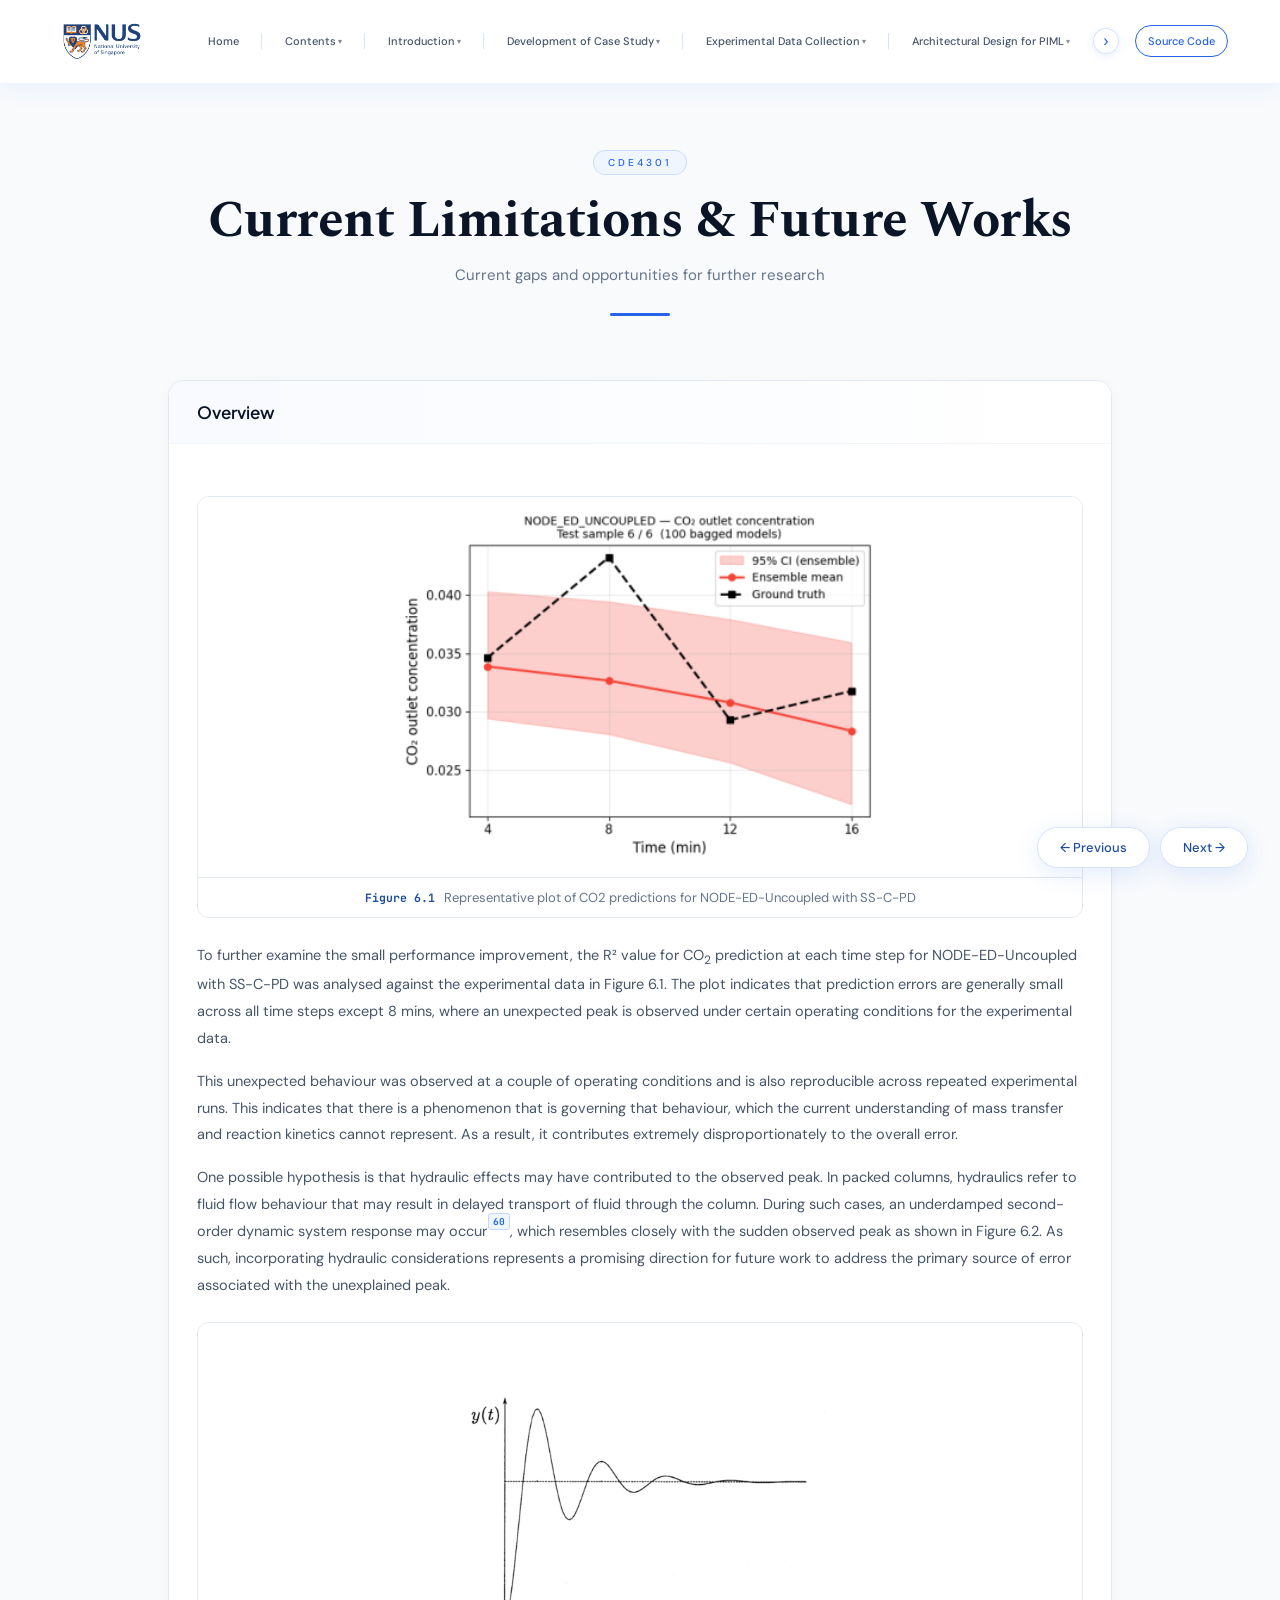
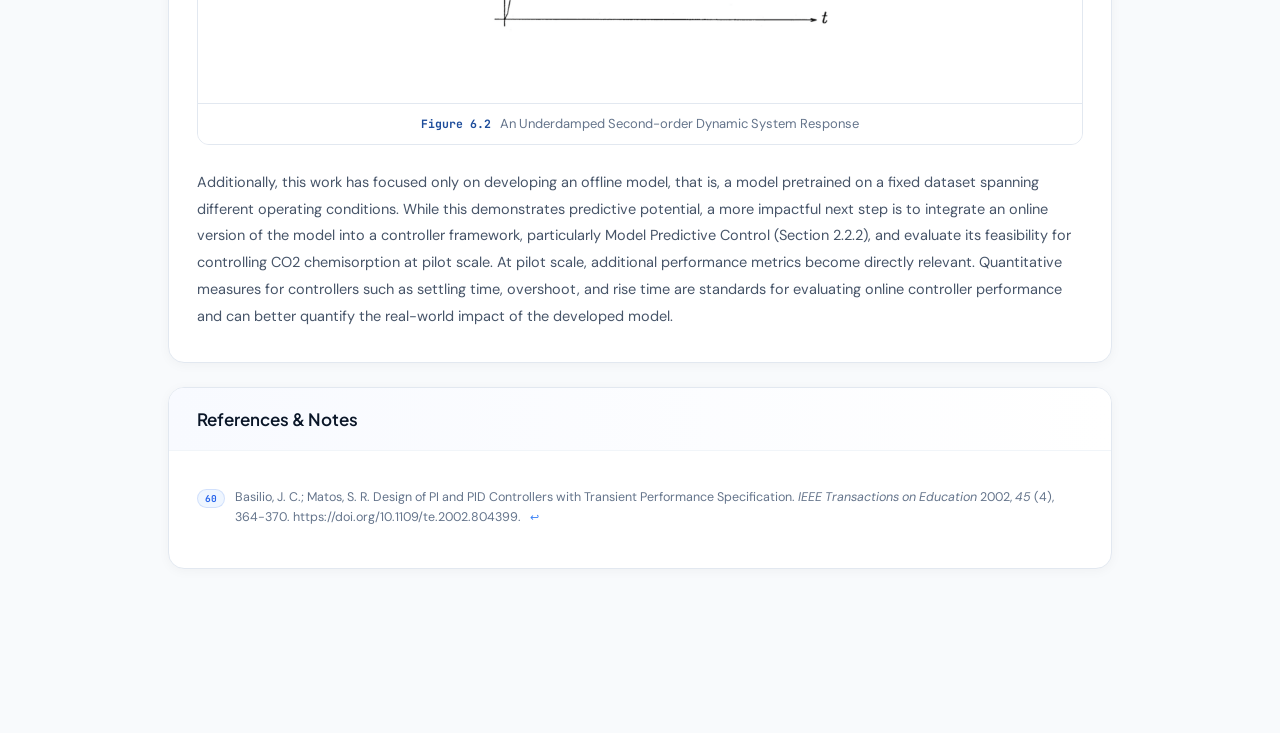
<file: Section_6.html>
<!DOCTYPE html>
<html lang="en">

<head>
  <meta charset="UTF-8">
  <meta name="viewport" content="width=device-width, initial-scale=1.0">
  <title>Section 6: Current Limitations & Future Works</title>
  <link rel="stylesheet" href="./assets/index.css">

  <style>
    body {
      background: var(--gray-50);
    }

    .page-wrapper {
      max-width: 1024px;
      margin: 0 auto;
      padding: 150px 40px 140px;
    }

    /* ─── PAGE HEADER ───────────────────────────────────── */
    .page-header {
      text-align: center;
      margin-bottom: 64px;
      animation: fadeUp .5s ease both;
    }

    .page-header h1 {
      font-family: var(--font-heading);
      font-size: clamp(34px, 4.5vw, 52px);
      font-weight: 700;
      color: var(--blue-900);
      letter-spacing: -.5px;
      line-height: 1.08;
      margin-top: 6px;
    }

    .page-header .subtitle {
      margin-top: 14px;
      font-family: var(--font-body);
      font-size: 15px;
      color: var(--gray-500);
      line-height: 1.7;
    }

    /* ─── REPORT SECTION CARDS ──────────────────────────── */
    .report-section {
      background: var(--white);
      border: 1px solid var(--gray-200);
      border-radius: 16px;
      overflow: hidden;
      margin-bottom: 24px;
      box-shadow: 0 2px 12px rgba(0, 0, 0, 0.04);
      animation: fadeUp .5s ease both;
    }

    .report-section:nth-child(1) {
      animation-delay: .05s;
    }

    .report-section:nth-child(2) {
      animation-delay: .10s;
    }

    .report-section:nth-child(3) {
      animation-delay: .15s;
    }

    .report-section:nth-child(4) {
      animation-delay: .20s;
    }

    .report-section:nth-child(5) {
      animation-delay: .25s;
    }

    .section-heading {
      display: flex;
      align-items: center;
      gap: 18px;
      padding: 20px 28px;
      background: linear-gradient(90deg, #f8faff, var(--white));
      border-bottom: 1px solid var(--gray-100);
    }

    .section-tag {
      font-family: var(--font-mono);
      font-size: 11px;
      font-weight: 600;
      letter-spacing: 1px;
      text-transform: uppercase;
      color: var(--blue-500);
      background: var(--blue-50);
      border: 1px solid rgba(37, 99, 235, 0.15);
      padding: 4px 11px;
      border-radius: 50px;
      flex-shrink: 0;
    }

    .section-heading h2 {
      font-family: var(--font-sub);
      font-size: 17px;
      font-weight: 600;
      color: var(--blue-900);
    }

    .section-body {
      padding: 28px 28px 32px;
    }

    .section-body p {
      font-family: var(--font-body);
      font-size: 14.5px;
      line-height: 1.85;
      color: var(--gray-600);
      margin-bottom: 16px;
    }

    .section-body p:last-child {
      margin-bottom: 0;
    }

    .subsection-title {
      font-family: var(--font-mono);
      font-size: 11px;
      font-weight: 600;
      color: var(--blue-700);
      letter-spacing: .8px;
      text-transform: uppercase;
      margin: 28px 0 10px;
      display: flex;
      align-items: center;
      gap: 10px;
    }

    .subsection-title::before {
      content: '';
      display: block;
      width: 20px;
      height: 2px;
      background: var(--blue-400);
      border-radius: 1px;
    }

    .callout {
      background: var(--blue-50);
      border-left: 3px solid var(--blue-400);
      border-radius: 0 10px 10px 0;
      padding: 14px 18px;
      margin: 20px 0;
      font-family: var(--font-body);
      font-size: 14px;
      line-height: 1.7;
      color: var(--blue-800);
    }

    .obj-list {
      list-style: none;
      margin-top: 12px;
    }

    .obj-list li {
      display: flex;
      align-items: flex-start;
      gap: 12px;
      font-family: var(--font-body);
      font-size: 14.5px;
      line-height: 1.7;
      color: var(--gray-600);
      padding: 9px 0;
      border-bottom: 1px solid var(--gray-100);
    }

    .obj-list li:last-child {
      border-bottom: none;
    }

    .obj-num {
      font-family: var(--font-mono);
      font-size: 11px;
      font-weight: 600;
      color: var(--blue-500);
      background: var(--blue-50);
      border: 1px solid rgba(37, 99, 235, 0.15);
      padding: 2px 9px;
      border-radius: 50px;
      flex-shrink: 0;
      margin-top: 2px;
    }

    .sub-rule {
      border: none;
      border-top: 1px solid var(--gray-100);
      margin: 24px 0;
    }

    /* ─── RESPONSIVE ────────────────────────────────────── */
    @media (max-width: 768px) {
      .page-wrapper {
        padding: 150px 16px 120px;
      }

      .section-body {
        padding: 20px;
      }
    }
  </style>
</head>

<body>

  <!-- ══ NAVBAR — injected by index.js from NAV_CONFIG ══════ -->
  <nav id="navbar"></nav>

  <!-- ══ MAIN CONTENT ══════════════════════════════════════════ -->
  <div class="page-wrapper">

    <!-- Page Header -->
    <div class="page-header">
      <span class="label-pill label-pill-spacing">CDE4301</span>
      <h1>Current Limitations &amp; Future Works</h1>
      <p class="subtitle">Current gaps and opportunities for further research</p>
      <div class="header-rule"></div>
    </div>

    <!-- ── 6 CURRENT LIMITATIONS & FUTURE WORKS ──────────────────────────────────── -->
    <div class="report-section" id="future-works">
      <div class="section-heading">
        <h2>Overview</h2>
      </div>
      <div class="section-body">
        <figure class="report-figure full-bleed">
          <img src="./assets/images/Figure_6-1.png"
            alt="Representative plot of CO2 predictions for NODE-ED-Uncoupled with SS-C-PD diagram">
          <figcaption>
            <span class="fig-label">Figure 6.1</span>
            Representative plot of CO2 predictions for NODE-ED-Uncoupled with SS-C-PD
          </figcaption>
        </figure>

        <p>
          To further examine the small performance improvement, the R² value for CO<sub>2</sub> prediction at each time
          step for
          NODE-ED-Uncoupled with SS-C-PD was analysed against the experimental data in Figure 6.1. The plot indicates
          that prediction errors are generally small across all time steps except 8 mins, where an unexpected peak is
          observed under certain operating conditions for the experimental data.
        </p>

        <p>This unexpected behaviour was observed at a couple of operating conditions and is also reproducible across
          repeated experimental runs. This indicates that there is a phenomenon that is governing that behaviour, which
          the current understanding of mass transfer and reaction kinetics cannot represent. As a result, it contributes
          extremely disproportionately to the overall error.</p>

        <p>One possible hypothesis is that hydraulic effects may have contributed to the observed peak. In packed
          columns, hydraulics refer to fluid flow behaviour that may result in delayed transport of fluid through the
          column. During such cases, an underdamped second-order dynamic system response may occur<sup class="fn-ref"><a
              href="#fn-60" id="fn-ref-60">60</a></sup>, which resembles
          closely with the sudden observed peak as shown in Figure 6.2. As such, incorporating hydraulic considerations
          represents a promising direction for future work to address the primary source of error associated with the
          unexplained peak.</p>

        <figure class="report-figure full-bleed">
          <img src="./assets/images/Figure_6-2.png" alt="An Underdamped Second-order Dynamic System Response diagram">
          <figcaption>
            <span class="fig-label">Figure 6.2</span>
            An Underdamped Second-order Dynamic System Response
          </figcaption>
        </figure>

        <p>
          Additionally, this work has focused only on developing an offline model, that is, a model pretrained on a
          fixed dataset spanning different operating conditions. While this demonstrates predictive potential, a more
          impactful next step is to integrate an online version of the model into a controller framework, particularly
          Model Predictive Control (Section 2.2.2), and evaluate its feasibility for controlling CO2 chemisorption at
          pilot scale. At pilot scale, additional performance metrics become directly relevant. Quantitative measures
          for controllers such as settling time, overshoot, and rise time are standards for evaluating online controller
          performance and can better quantify the real-world impact of the developed model.
        </p>

      </div>
    </div>

    <!-- ══════════════════════════════════════════════════
         REFERENCES & NOTES
    ══════════════════════════════════════════════════════ -->
    <div class="report-section" id="references">
      <div class="section-heading">
        <h2>References &amp; Notes</h2>
      </div>
      <div class="section-body">
        <ol class="footnotes-list">
          <li id="fn-60">
            <span class="fn-num">60</span>
            <span>
              Basilio, J. C.; Matos, S. R. Design of PI and PID Controllers with Transient Performance Specification.
              <em>IEEE Transactions on Education</em> 2002, <em>45</em> (4), 364-370.
              https://doi.org/10.1109/te.2002.804399.
              <a href="#fn-ref-60" class="fn-back">↩</a>
            </span>
          </li>
        </ol>
      </div>
    </div>

  </div><!-- /page-wrapper -->

  <!-- ══ PREV / NEXT NAVIGATION ════════════════════════════════ -->
  <div class="page-nav">
    <a class="page-nav-btn" href="Section_5.html">← Previous</a>
    <a class="page-nav-btn" href="Section_7.html">Next →</a>
  </div>

  <script src="./assets/index.js"></script>
</body>

</html>
</file>
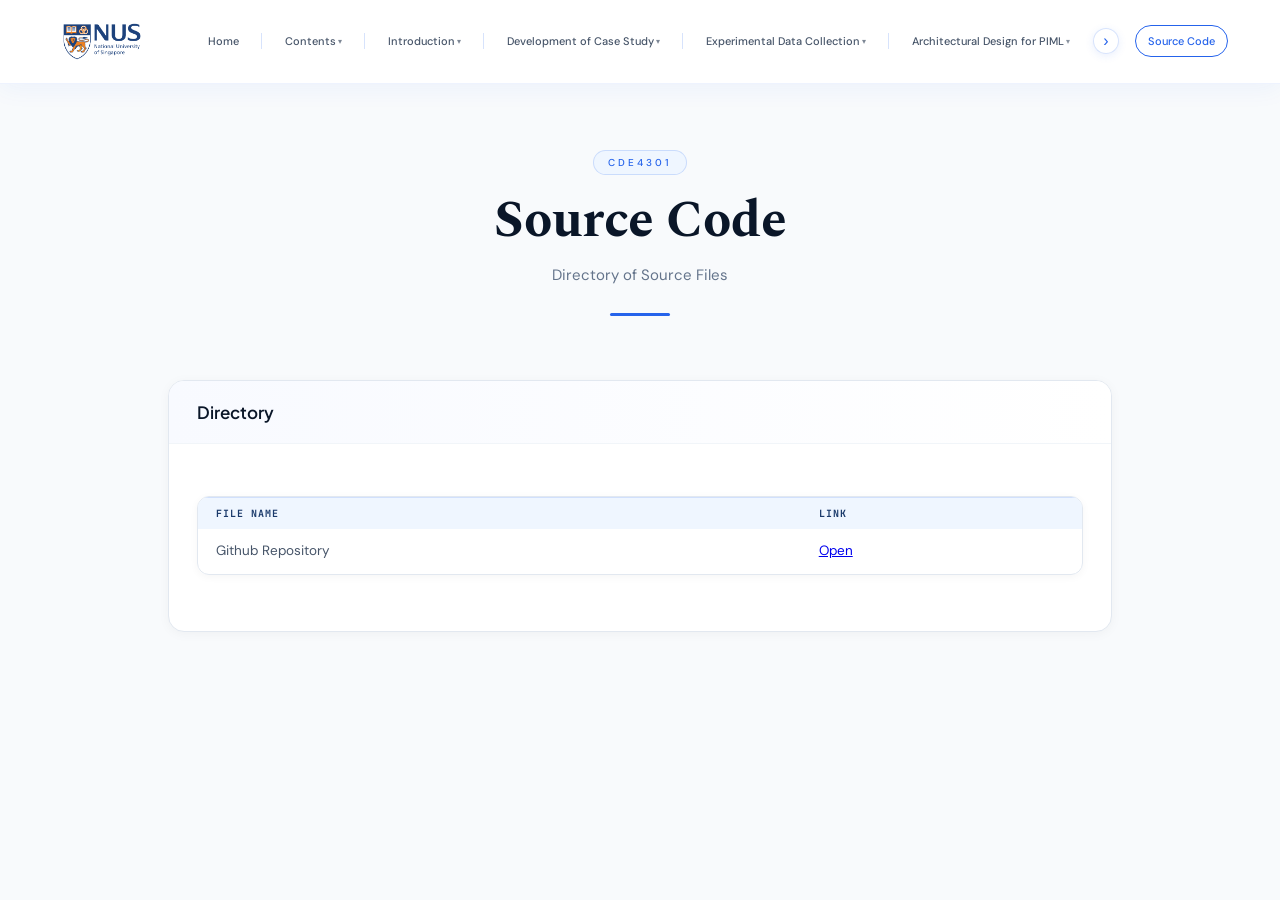
<file: Source_Code.html>
<!DOCTYPE html>
<html lang="en">

<head>
  <meta charset="UTF-8">
  <meta name="viewport" content="width=device-width, initial-scale=1.0">
  <title>Section 7: Conclusion</title>
  <link rel="stylesheet" href="./assets/index.css">

  <style>
    body {
      background: var(--gray-50);
    }

    .page-wrapper {
      max-width: 1024px;
      margin: 0 auto;
      padding: 150px 40px 140px;
    }

    /* ─── PAGE HEADER ───────────────────────────────────── */
    .page-header {
      text-align: center;
      margin-bottom: 64px;
      animation: fadeUp .5s ease both;
    }

    .page-header h1 {
      font-family: var(--font-heading);
      font-size: clamp(34px, 4.5vw, 52px);
      font-weight: 700;
      color: var(--blue-900);
      letter-spacing: -.5px;
      line-height: 1.08;
      margin-top: 6px;
    }

    .page-header .subtitle {
      margin-top: 14px;
      font-family: var(--font-body);
      font-size: 15px;
      color: var(--gray-500);
      line-height: 1.7;
    }

    /* ─── REPORT SECTION CARDS ──────────────────────────── */
    .report-section {
      background: var(--white);
      border: 1px solid var(--gray-200);
      border-radius: 16px;
      overflow: hidden;
      margin-bottom: 24px;
      box-shadow: 0 2px 12px rgba(0, 0, 0, 0.04);
      animation: fadeUp .5s ease both;
    }

    .report-section:nth-child(1) {
      animation-delay: .05s;
    }

    .report-section:nth-child(2) {
      animation-delay: .10s;
    }

    .report-section:nth-child(3) {
      animation-delay: .15s;
    }

    .report-section:nth-child(4) {
      animation-delay: .20s;
    }

    .report-section:nth-child(5) {
      animation-delay: .25s;
    }

    .section-heading {
      display: flex;
      align-items: center;
      gap: 18px;
      padding: 20px 28px;
      background: linear-gradient(90deg, #f8faff, var(--white));
      border-bottom: 1px solid var(--gray-100);
    }

    .section-tag {
      font-family: var(--font-mono);
      font-size: 11px;
      font-weight: 600;
      letter-spacing: 1px;
      text-transform: uppercase;
      color: var(--blue-500);
      background: var(--blue-50);
      border: 1px solid rgba(37, 99, 235, 0.15);
      padding: 4px 11px;
      border-radius: 50px;
      flex-shrink: 0;
    }

    .section-heading h2 {
      font-family: var(--font-sub);
      font-size: 17px;
      font-weight: 600;
      color: var(--blue-900);
    }

    .section-body {
      padding: 28px 28px 32px;
    }

    .section-body p {
      font-family: var(--font-body);
      font-size: 14.5px;
      line-height: 1.85;
      color: var(--gray-600);
      margin-bottom: 16px;
    }

    .section-body p:last-child {
      margin-bottom: 0;
    }

    .subsection-title {
      font-family: var(--font-mono);
      font-size: 11px;
      font-weight: 600;
      color: var(--blue-700);
      letter-spacing: .8px;
      text-transform: uppercase;
      margin: 28px 0 10px;
      display: flex;
      align-items: center;
      gap: 10px;
    }

    .subsection-title::before {
      content: '';
      display: block;
      width: 20px;
      height: 2px;
      background: var(--blue-400);
      border-radius: 1px;
    }

    .callout {
      background: var(--blue-50);
      border-left: 3px solid var(--blue-400);
      border-radius: 0 10px 10px 0;
      padding: 14px 18px;
      margin: 20px 0;
      font-family: var(--font-body);
      font-size: 14px;
      line-height: 1.7;
      color: var(--blue-800);
    }

    .obj-list {
      list-style: none;
      margin-top: 12px;
    }

    .obj-list li {
      display: flex;
      align-items: flex-start;
      gap: 12px;
      font-family: var(--font-body);
      font-size: 14.5px;
      line-height: 1.7;
      color: var(--gray-600);
      padding: 9px 0;
      border-bottom: 1px solid var(--gray-100);
    }

    .obj-list li:last-child {
      border-bottom: none;
    }

    .obj-num {
      font-family: var(--font-mono);
      font-size: 11px;
      font-weight: 600;
      color: var(--blue-500);
      background: var(--blue-50);
      border: 1px solid rgba(37, 99, 235, 0.15);
      padding: 2px 9px;
      border-radius: 50px;
      flex-shrink: 0;
      margin-top: 2px;
    }

    .sub-rule {
      border: none;
      border-top: 1px solid var(--gray-100);
      margin: 24px 0;
    }

    .appendix-link-row {
      margin-top: 18px;
      display: flex;
      flex-wrap: wrap;
      gap: 10px;
    }

    /* ─── RESPONSIVE ────────────────────────────────────── */
    @media (max-width: 768px) {
      .page-wrapper {
        padding: 150px 16px 120px;
      }

      .section-body {
        padding: 20px;
      }
    }
  </style>
</head>

<body>

  <!-- ══ NAVBAR — injected by index.js from NAV_CONFIG ══════ -->
  <nav id="navbar"></nav>

  <!-- ══ MAIN CONTENT ══════════════════════════════════════════ -->
  <div class="page-wrapper">

    <!-- Page Header -->
    <div class="page-header">
      <span class="label-pill label-pill-spacing">CDE4301</span>
      <h1>Source Code</h1>
      <p class="subtitle">Directory of Source Files</p>
      <div class="header-rule"></div>
    </div>

    <div class="report-section" id="conclusion">
      <div class="section-heading">
        <h2>Directory</h2>
      </div>
      <div class="section-body">
        <div class="report-table-wrap">
          <table class="report-table">
            <thead>
              <tr>
                <th>File Name</th>
                <th>Link</th>
              </tr>
            </thead>
            <tbody>
              <tr>
                <td>Github Repository</td>
                <td><a href="https://github.com/fellybelly/CDE4301_Source_Code" target="_blank">Open</a></td>
              </tr>
            </tbody>
          </table>
        </div>
      </div>
    </div>

  </div><!-- /page-wrapper -->

  <script src="./assets/index.js"></script>
</body>

</html>
</file>
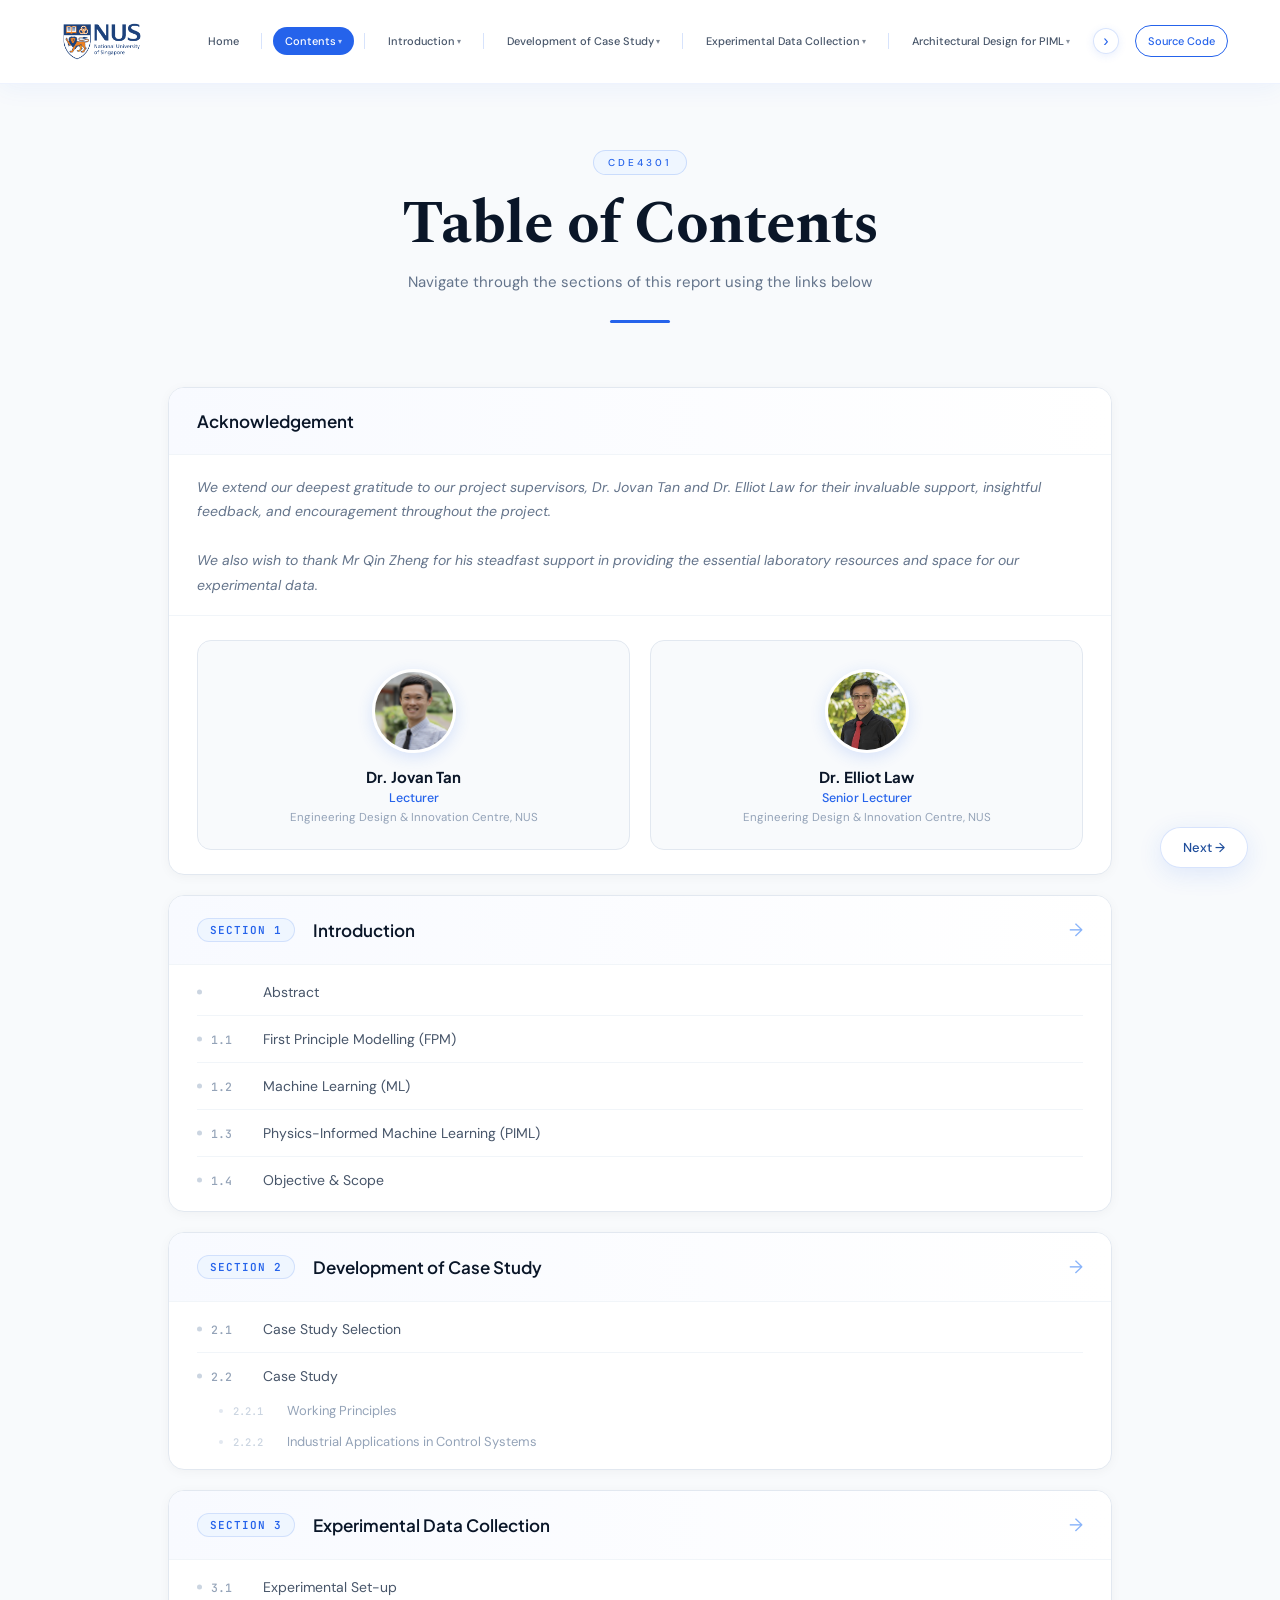
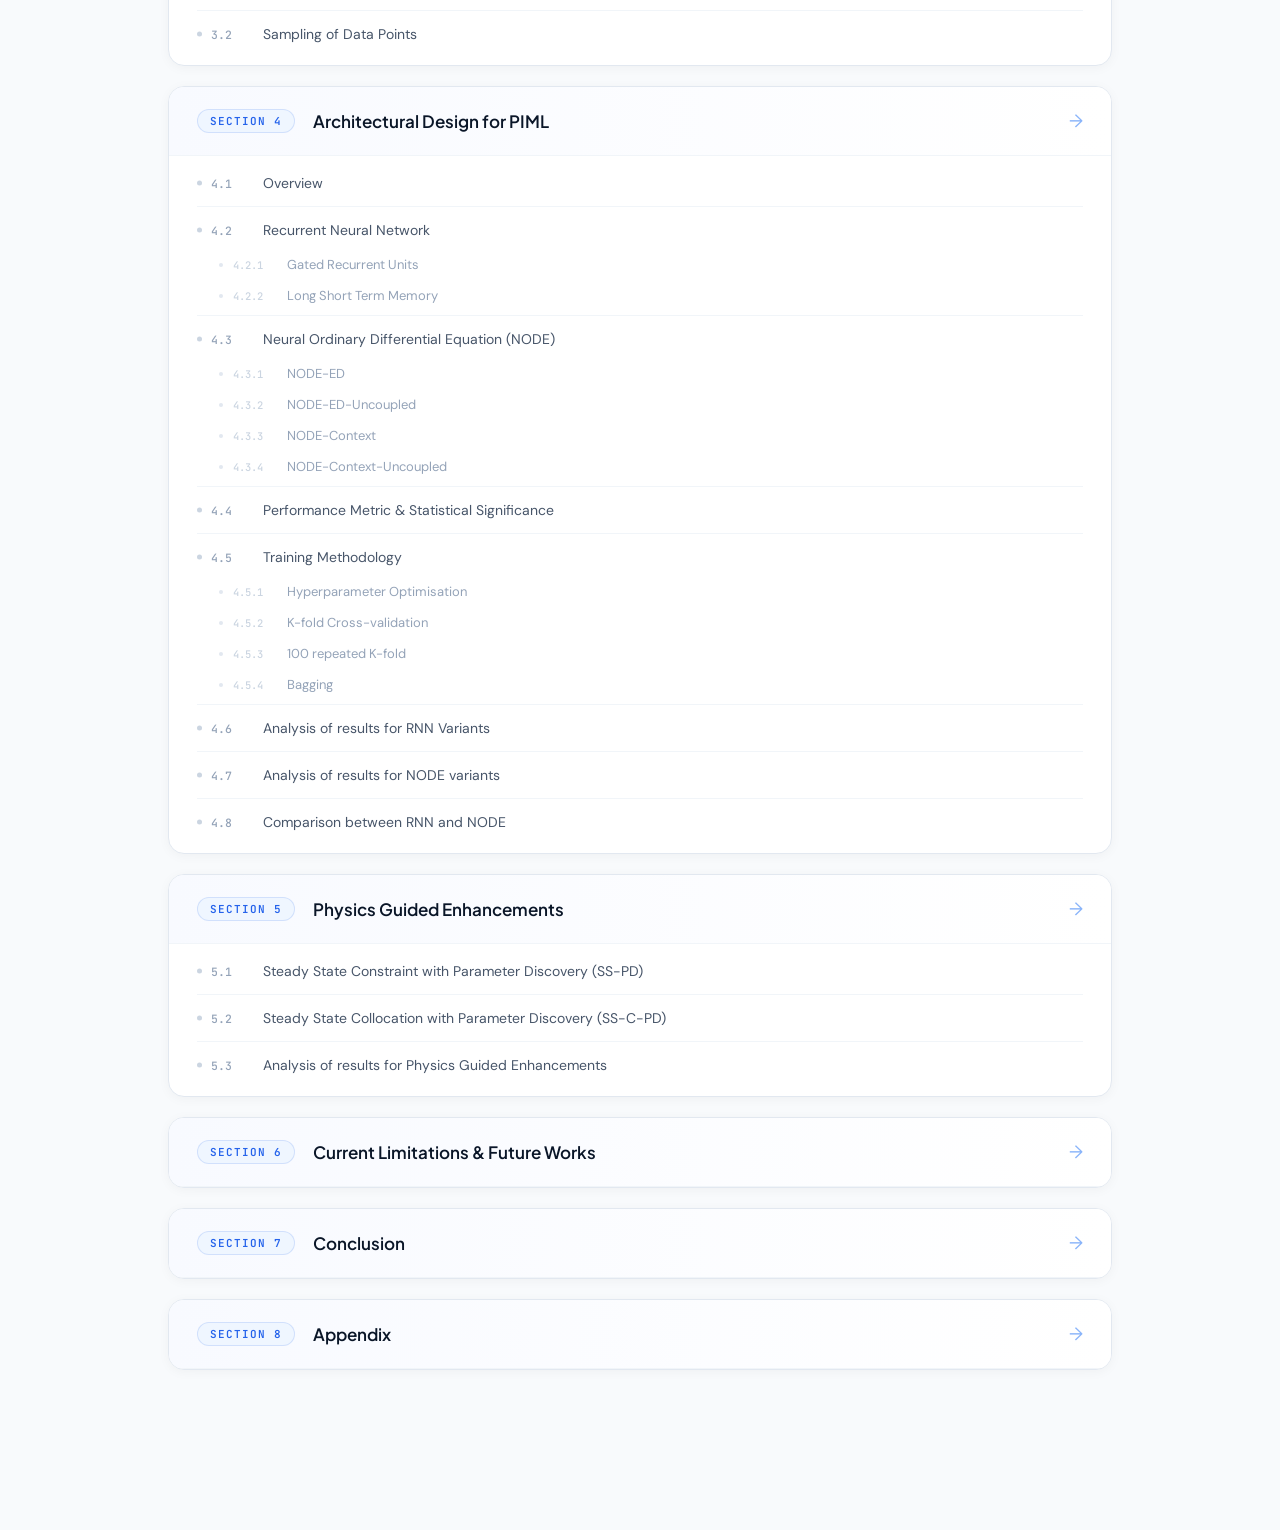
<file: Table_of_Contents.html>
<!DOCTYPE html>
<html lang="en">

<head>
  <meta charset="UTF-8">
  <meta name="viewport" content="width=device-width, initial-scale=1.0">
  <title>Table of Contents — Physics ML Report</title>
  <link rel="stylesheet" href="./assets/index.css">
  <style>
    body {
      background: var(--gray-50);
    }

    /* ─── PAGE WRAPPER ───────────────────────────────────────── */
    .page-wrapper {
      max-width: 1024px;
      margin: 0 auto;
      padding: 150px 40px 140px;
    }

    /* ─── PAGE HEADER ────────────────────────────────────────── */
    .page-header {
      text-align: center;
      margin-bottom: 64px;
      animation: fadeUp .5s ease both;
    }

    /* Cormorant Garamond for the main TOC heading — elegant & scholarly */
    .page-header h1 {
      font-family: var(--font-heading);
      font-size: clamp(40px, 5vw, 60px);
      font-weight: 700;
      color: var(--blue-900);
      letter-spacing: -1px;
      line-height: 1.05;
      margin-top: 6px;
    }

    .page-header .subtitle {
      margin-top: 14px;
      font-family: var(--font-body);
      font-size: 15px;
      color: var(--gray-500);
      line-height: 1.7;
    }

    /* ─── TOC SECTIONS ───────────────────────────────────────── */
    .toc-section {
      background: var(--white);
      border: 1px solid var(--gray-200);
      border-radius: 16px;
      overflow: hidden;
      margin-bottom: 20px;
      box-shadow: 0 2px 12px rgba(0, 0, 0, 0.04);
      animation: fadeUp .5s ease both;
    }

    .toc-section:nth-child(1) {
      animation-delay: .05s;
    }

    .toc-section:nth-child(2) {
      animation-delay: .10s;
    }

    .toc-section:nth-child(3) {
      animation-delay: .15s;
    }

    .toc-section:nth-child(4) {
      animation-delay: .20s;
    }

    .toc-section:nth-child(5) {
      animation-delay: .25s;
    }

    .toc-section:nth-child(6) {
      animation-delay: .30s;
    }

    .toc-section:nth-child(7) {
      animation-delay: .35s;
    }

    /* Section header row */
    .toc-section-header {
      display: flex;
      align-items: center;
      gap: 18px;
      padding: 22px 28px;
      background: linear-gradient(90deg, #f8faff, var(--white));
      border-bottom: 1px solid var(--gray-100);
      text-decoration: none;
      transition: background .2s;
    }

    .toc-section-header:hover {
      background: linear-gradient(90deg, var(--blue-50), #f8faff);
    }

    .section-number {
      font-family: var(--font-mono);
      font-size: 11px;
      font-weight: 600;
      letter-spacing: 1px;
      text-transform: uppercase;
      color: var(--blue-500);
      background: var(--blue-50);
      border: 1px solid rgba(37, 99, 235, 0.15);
      padding: 4px 12px;
      border-radius: 50px;
      flex-shrink: 0;
      white-space: nowrap;
    }

    .section-title {
      font-family: var(--font-sub);
      font-size: 17px;
      font-weight: 600;
      color: var(--blue-900);
      flex: 1;
    }

    .section-arrow {
      font-size: 18px;
      color: var(--blue-400);
      opacity: .6;
      transition: opacity .2s, transform .2s;
    }

    .toc-section-header:hover .section-arrow {
      opacity: 1;
      transform: translateX(4px);
    }

    /* Subsection list */
    .toc-subsections {
      padding: 8px 0 12px;
    }

    .toc-sub-item {
      display: flex;
      align-items: center;
      gap: 16px;
      padding: 10px 28px 10px 42px;
      text-decoration: none;
      color: var(--gray-600);
      font-family: var(--font-body);
      font-size: 14px;
      transition: background .15s, color .15s;
      position: relative;
    }

    .toc-sub-item::before {
      content: '';
      position: absolute;
      left: 28px;
      top: 50%;
      transform: translateY(-50%);
      width: 5px;
      height: 5px;
      border-radius: 50%;
      background: var(--gray-300);
      transition: background .15s;
    }

    .toc-sub-item:hover {
      background: var(--blue-50);
      color: var(--blue-600);
    }

    .toc-sub-item:hover::before {
      background: var(--blue-400);
    }

    .sub-num {
      font-family: var(--font-mono);
      font-size: 11.5px;
      font-weight: 500;
      color: var(--gray-400);
      min-width: 36px;
      transition: color .15s;
    }

    .toc-sub-item:hover .sub-num {
      color: var(--blue-400);
    }

    .sub-title {
      flex: 1;
    }

    .sub-page {
      font-size: 12px;
      color: var(--gray-400);
      font-variant-numeric: tabular-nums;
    }

    .sub-divider {
      height: 1px;
      background: var(--gray-100);
      margin: 4px 28px;
    }

    /* ─── ACKNOWLEDGEMENT — PROFESSOR CARDS ──────────────────── */
    .ack-quote {
      padding: 20px 28px 18px;
      font-family: var(--font-body);
      font-size: 14px;
      line-height: 1.75;
      color: var(--gray-500);
      font-style: italic;
      border-bottom: 1px solid var(--gray-100);
    }

    .ack-professors {
      display: grid;
      grid-template-columns: 1fr 1fr;
      gap: 20px;
      padding: 24px 28px;
    }

    .prof-card {
      display: flex;
      flex-direction: column;
      align-items: center;
      text-align: center;
      gap: 14px;
      padding: 28px 24px 24px;
      border-radius: 14px;
      border: 1px solid var(--gray-200);
      background: var(--gray-50);
      transition: box-shadow .22s, border-color .22s, transform .22s;
    }

    .prof-card:hover {
      transform: translateY(-3px);
      box-shadow: 0 10px 28px rgba(37, 99, 235, 0.10);
      border-color: rgba(37, 99, 235, 0.22);
    }

    .prof-avatar {
      width: 84px;
      height: 84px;
      border-radius: 50%;
      border: 3px solid var(--white);
      box-shadow: 0 4px 16px rgba(37, 99, 235, 0.16);
      overflow: hidden;
      /* clips the image to the circle */
      flex-shrink: 0;
    }

    .prof-avatar img {
      width: 100%;
      height: 100%;
      object-fit: cover;
      object-position: center top;
      /* bias toward the face */
      display: block;
    }

    .prof-info {
      display: flex;
      flex-direction: column;
      align-items: center;
      gap: 4px;
    }

    .prof-name {
      font-family: var(--font-sub);
      font-size: 15px;
      font-weight: 700;
      color: var(--blue-900);
    }

    .prof-role {
      font-family: var(--font-body);
      font-size: 12.5px;
      font-weight: 500;
      color: var(--blue-500);
    }

    .prof-dept {
      font-family: var(--font-body);
      font-size: 11.5px;
      color: var(--gray-400);
    }

    /* ─── RESPONSIVE ─────────────────────────────────────────── */
    @media (max-width: 768px) {
      .page-wrapper {
        padding: 150px 16px 120px;
      }

      .ack-professors {
        grid-template-columns: 1fr;
        gap: 14px;
      }
    }
  </style>
</head>

<body>

  <!-- ══ NAVBAR — injected by index.js from NAV_CONFIG ══════ -->
  <nav id="navbar"></nav>

  <!-- ══ MAIN CONTENT ══════════════════════════════════════════ -->
  <div class="page-wrapper">

    <!-- Page Header -->
    <div class="page-header">
      <span class="label-pill label-pill-spacing">CDE4301</span>
      <h1>Table of Contents</h1>
      <p class="subtitle">Navigate through the sections of this report using the links below</p>
      <div class="header-rule"></div>
    </div>

    <!-- Acknowledgement -->
    <div class="toc-section">
      <div class="toc-section-header">
        <span class="section-title">Acknowledgement</span>
      </div>

      <!-- Quote paragraph -->
      <p class="ack-quote">
        We extend our deepest gratitude to our project supervisors, Dr. Jovan Tan and Dr. Elliot Law for their
        invaluable support, insightful feedback, and encouragement throughout the project.
        <br />
        <br />
        We also wish to thank Mr Qin Zheng for his steadfast support in providing the essential laboratory resources and
        space for our experimental data.
      </p>

      <!-- Professor cards -->
      <div class="ack-professors">

        <!-- Professor 1 -->
        <div class="prof-card">
          <a class="prof-avatar" href="https://cde.nus.edu.sg/edic/staff/jovan-tan/" target="_blank"
            rel="noopener noreferrer" aria-label="Open Prof. Jovan profile">
            <img src="./assets/images/Prof_Jovan.jpeg" alt="Prof. Jovan">
          </a>
          <div class="prof-info">
            <div class="prof-name">Dr. Jovan Tan</div>
            <div class="prof-role">Lecturer</div>
            <div class="prof-dept">Engineering Design &amp; Innovation Centre, NUS</div>
          </div>
        </div>

        <!-- Professor 2 -->
        <div class="prof-card">
          <a class="prof-avatar" href="https://cde.nus.edu.sg/about-us/leadership/elliot-law/" target="_blank"
            rel="noopener noreferrer" aria-label="Open Dr. Elliot Law profile">
            <img src="./assets/images/Prof_Elliot.jpeg" alt="Prof. Elliot">
          </a>
          <div class="prof-info">
            <div class="prof-name">Dr. Elliot Law</div>
            <div class="prof-role">Senior Lecturer</div>
            <div class="prof-dept">Engineering Design &amp; Innovation Centre, NUS</div>
          </div>
        </div>

      </div>
    </div>

    <!-- Section 1 -->
    <div class="toc-section">
      <a class="toc-section-header" href="Section_1.html">
        <span class="section-number">Section 1</span>
        <span class="section-title">Introduction</span>
        <span class="section-arrow">→</span>
      </a>
      <div class="toc-subsections">
        <a class="toc-sub-item" href="Section_1.html#abstract">
          <span class="sub-num"></span>
          <span class="sub-title">Abstract</span>
          <!-- <span class="sub-page">p. 4</span> -->
        </a>
        <div class="sub-divider"></div>
        <a class="toc-sub-item" href="Section_1.html#1-1">
          <span class="sub-num">1.1</span>
          <span class="sub-title">First Principle Modelling (FPM)</span>
          <!-- <span class="sub-page">p. 6</span> -->
        </a>
        <div class="sub-divider"></div>
        <a class="toc-sub-item" href="Section_1.html#1-2">
          <span class="sub-num">1.2</span>
          <span class="sub-title">Machine Learning (ML)</span>
          <!-- <span class="sub-page">p. 8</span> -->
        </a>
        <div class="sub-divider"></div>
        <a class="toc-sub-item" href="Section_1.html#1-3">
          <span class="sub-num">1.3</span>
          <span class="sub-title">Physics-Informed Machine Learning (PIML)</span>
          <!-- <span class="sub-page">p. 8</span> -->
        </a>
        <div class="sub-divider"></div>
        <a class="toc-sub-item" href="Section_1.html#1-4">
          <span class="sub-num">1.4</span>
          <span class="sub-title">Objective &amp; Scope</span>
          <!-- <span class="sub-page">p. 8</span> -->
        </a>
      </div>
    </div>

    <!-- Section 2 -->
    <div class="toc-section">
      <a class="toc-section-header" href="Section_2.html">
        <span class="section-number">Section 2</span>
        <span class="section-title">Development of Case Study</span>
        <span class="section-arrow">→</span>
      </a>
      <div class="toc-subsections">
        <a class="toc-sub-item" href="Section_2.html#2-1">
          <span class="sub-num">2.1</span>
          <span class="sub-title">Case Study Selection</span>
          <!-- <span class="sub-page">p. 13</span> -->
        </a>
        <div class="sub-divider"></div>
        <a class="toc-sub-item" href="Section_2.html#2-2">
          <span class="sub-num">2.2</span>
          <span class="sub-title">Case Study</span>
          <!-- <span class="sub-page">p. 17</span> -->
        </a>
        <a class="toc-subsub-item" href="Section_2.html#2-2-1">
          <span class="subsub-num">2.2.1</span>
          <span class="sub-title">Working Principles</span>
        </a>
        <a class="toc-subsub-item" href="Section_2.html#2-2-2">
          <span class="subsub-num">2.2.2</span>
          <span class="sub-title">Industrial Applications in Control Systems</span>
        </a>
      </div>
    </div>

    <!-- Section 3 -->
    <div class="toc-section">
      <a class="toc-section-header" href="Section_3.html">
        <span class="section-number">Section 3</span>
        <span class="section-title">Experimental Data Collection</span>
        <span class="section-arrow">→</span>
      </a>
      <div class="toc-subsections">
        <a class="toc-sub-item" href="Section_3.html#3-1">
          <span class="sub-num">3.1</span>
          <span class="sub-title">Experimental Set-up</span>
          <!-- <span class="sub-page">p. 13</span> -->
        </a>
        <div class="sub-divider"></div>
        <a class="toc-sub-item" href="Section_3.html#3-2">
          <span class="sub-num">3.2</span>
          <span class="sub-title">Sampling of Data Points</span>
          <!-- <span class="sub-page">p. 17</span> -->
        </a>
      </div>
    </div>

    <!-- Section 4 -->
    <div class="toc-section">
      <a class="toc-section-header" href="Section_4.html">
        <span class="section-number">Section 4</span>
        <span class="section-title">Architectural Design for PIML</span>
        <span class="section-arrow">→</span>
      </a>
      <div class="toc-subsections">
        <a class="toc-sub-item" href="Section_4.html#4-1">
          <span class="sub-num">4.1</span>
          <span class="sub-title">Overview</span>
          <!-- <span class="sub-page">p. 13</span> -->
        </a>
        <div class="sub-divider"></div>
        <a class="toc-sub-item" href="Section_4.html#4-2">
          <span class="sub-num">4.2</span>
          <span class="sub-title">Recurrent Neural Network</span>
          <!-- <span class="sub-page">p. 17</span> -->
        </a>
        <a class="toc-subsub-item" href="Section_4.html#4-2-1">
          <span class="subsub-num">4.2.1</span>
          <span class="sub-title">Gated Recurrent Units</span>
        </a>
        <a class="toc-subsub-item" href="Section_4.html#4-2-2">
          <span class="subsub-num">4.2.2</span>
          <span class="sub-title">Long Short Term Memory</span>
        </a>
        <div class="sub-divider"></div>
        <a class="toc-sub-item" href="Section_4.html#4-3">
          <span class="sub-num">4.3</span>
          <span class="sub-title">Neural Ordinary Differential Equation (NODE)</span>
          <!-- <span class="sub-page">p. 17</span> -->
        </a>
        <a class="toc-subsub-item" href="Section_4.html#4-3-1">
          <span class="subsub-num">4.3.1</span>
          <span class="sub-title">NODE-ED</span>
        </a>
        <a class="toc-subsub-item" href="Section_4.html#4-3-2">
          <span class="subsub-num">4.3.2</span>
          <span class="sub-title">NODE-ED-Uncoupled</span>
        </a>
        <a class="toc-subsub-item" href="Section_4.html#4-3-3">
          <span class="subsub-num">4.3.3</span>
          <span class="sub-title">NODE-Context</span>
        </a>
        <a class="toc-subsub-item" href="Section_4.html#4-3-4">
          <span class="subsub-num">4.3.4</span>
          <span class="sub-title">NODE-Context-Uncoupled</span>
        </a>
        <div class="sub-divider"></div>
        <a class="toc-sub-item" href="Section_4.html#4-4">
          <span class="sub-num">4.4</span>
          <span class="sub-title">Performance Metric & Statistical Significance</span>
          <!-- <span class="sub-page">p. 17</span> -->
        </a>
        <div class="sub-divider"></div>
        <a class="toc-sub-item" href="Section_4.html#4-5">
          <span class="sub-num">4.5</span>
          <span class="sub-title">Training Methodology</span>
          <!-- <span class="sub-page">p. 17</span> -->
        </a>
        <a class="toc-subsub-item" href="Section_4.html#4-5-1">
          <span class="subsub-num">4.5.1</span>
          <span class="sub-title">Hyperparameter Optimisation</span>
        </a>
        <a class="toc-subsub-item" href="Section_4.html#4-5-2">
          <span class="subsub-num">4.5.2</span>
          <span class="sub-title">K-fold Cross-validation</span>
        </a>
        <a class="toc-subsub-item" href="Section_4.html#4-5-3">
          <span class="subsub-num">4.5.3</span>
          <span class="sub-title">100 repeated K-fold</span>
        </a>
        <a class="toc-subsub-item" href="Section_4.html#4-5-4">
          <span class="subsub-num">4.5.4</span>
          <span class="sub-title">Bagging</span>
        </a>
        <div class="sub-divider"></div>
        <a class="toc-sub-item" href="Section_4.html#4-6">
          <span class="sub-num">4.6</span>
          <span class="sub-title">Analysis of results for RNN Variants</span>
          <!-- <span class="sub-page">p. 17</span> -->
        </a>
        <div class="sub-divider"></div>
        <a class="toc-sub-item" href="Section_4.html#4-7">
          <span class="sub-num">4.7</span>
          <span class="sub-title">Analysis of results for NODE variants</span>
          <!-- <span class="sub-page">p. 17</span> -->
        </a>
        <div class="sub-divider"></div>
        <a class="toc-sub-item" href="Section_4.html#4-8">
          <span class="sub-num">4.8</span>
          <span class="sub-title">Comparison between RNN and NODE</span>
          <!-- <span class="sub-page">p. 17</span> -->
        </a>
      </div>
    </div>

    <!-- Section 5 -->
    <div class="toc-section">
      <a class="toc-section-header" href="Section_5.html">
        <span class="section-number">Section 5</span>
        <span class="section-title">Physics Guided Enhancements</span>
        <span class="section-arrow">→</span>
      </a>
      <div class="toc-subsections">
        <a class="toc-sub-item" href="Section_5.html#5-1">
          <span class="sub-num">5.1</span>
          <span class="sub-title">Steady State Constraint with Parameter Discovery (SS-PD)</span>
          <!-- <span class="sub-page">p. 13</span> -->
        </a>
        <div class="sub-divider"></div>
        <a class="toc-sub-item" href="Section_5.html#5-2">
          <span class="sub-num">5.2</span>
          <span class="sub-title">Steady State Collocation with Parameter Discovery (SS-C-PD)</span>
          <!-- <span class="sub-page">p. 17</span> -->
        </a>
        <div class="sub-divider"></div>
        <a class="toc-sub-item" href="Section_5.html#5-3">
          <span class="sub-num">5.3</span>
          <span class="sub-title">Analysis of results for Physics Guided Enhancements</span>
          <!-- <span class="sub-page">p. 17</span> -->
        </a>
      </div>
    </div>

    <!-- Section 6 -->
    <div class="toc-section">
      <a class="toc-section-header" href="Section_6.html">
        <span class="section-number">Section 6</span>
        <span class="section-title">Current Limitations &amp; Future Works</span>
        <span class="section-arrow">→</span>
      </a>
    </div>

    <!-- Section 7 -->
    <div class="toc-section">
      <a class="toc-section-header" href="Section_7.html">
        <span class="section-number">Section 7</span>
        <span class="section-title">Conclusion</span>
        <span class="section-arrow">→</span>
      </a>
    </div>

    <!-- Appendix -->
    <div class="toc-section">
      <a class="toc-section-header" href="Appendix.html">
        <span class="section-number">Section 8</span>
        <span class="section-title">Appendix</span>
        <span class="section-arrow">→</span>
      </a>
    </div>

  </div><!-- /page-wrapper -->

  <!-- ══ PREV / NEXT NAVIGATION ════════════════════════════════ -->
  <div class="page-nav">
    <a class="page-nav-btn" href="Section_1.html">Next →</a>
  </div>

  <script src="./assets/index.js"></script>
</body>

</html>
</file>
<file: assets/index.css>
/* ─── GOOGLE FONTS ───────────────────────────────────────── */
@import url("https://fonts.googleapis.com/css2?family=Oxanium:wght@400;600;700;800&family=Spectral:ital,wght@0,400;0,600;0,700;0,800;1,400;1,600&family=Plus+Jakarta+Sans:wght@400;500;600;700&family=JetBrains+Mono:wght@400;500;600;700&family=DM+Sans:wght@300;400;500&display=swap");

/* ─── RESET ──────────────────────────────────────────────── */
*,
*::before,
*::after {
  box-sizing: border-box;
  margin: 0;
  padding: 0;
}

/* ─── DESIGN ──────────────────────────────────────── */
:root {
  --blue-950: #060f24;
  --blue-900: #0a1628;
  --blue-800: #0f2044;
  --blue-700: #1a3a6b;
  --blue-600: #1e4d9b;
  --blue-500: #2563eb;
  --blue-400: #3b82f6;
  --blue-300: #93c5fd;
  --blue-100: #dbeafe;
  --blue-50: #eff6ff;
  --white: #ffffff;
  --gray-50: #f8fafc;
  --gray-100: #f1f5f9;
  --gray-200: #e2e8f0;
  --gray-300: #cbd5e1;
  --gray-400: #94a3b8;
  --gray-500: #64748b;
  --gray-600: #475569;
  --gray-800: #1e293b;
  --font-display: "Oxanium", sans-serif;
  --font-heading: "Spectral", Georgia, serif;
  --font-sub: "Plus Jakarta Sans", sans-serif;
  --font-body: "DM Sans", sans-serif;
  --font-mono: "JetBrains Mono", "Courier New", monospace;
}

/* ─── BASE ───────────────────────────────────────────────── */
html {
  scroll-behavior: smooth;
  /* Offset anchor scroll targets below fixed navbar */
  scroll-padding-top: 90px;
}

body {
  font-family: var(--font-body);
  background: var(--white);
  color: var(--gray-800);
  overflow-x: hidden;
}

/* ─── NAVBAR ─────────────────────────────────────────────── */
nav#navbar {
  position: fixed;
  top: 0;
  left: 0;
  width: 100%;
  z-index: 1000;
  display: grid;
  grid-template-columns: auto minmax(0, 1fr) auto auto;
  align-items: center;
  justify-content: stretch;
  padding: 8px 52px;
  background: transparent;
  transition:
    transform 0.28s ease,
    background 0.4s,
    backdrop-filter 0.4s,
    border-color 0.4s,
    box-shadow 0.4s;
}

nav#navbar.nav-hidden {
  transform: translateY(-110%);
}

nav#navbar.scrolled {
  background: rgba(255, 255, 255, 0.92);
  backdrop-filter: blur(22px);
  -webkit-backdrop-filter: blur(22px);
  border-bottom: 1px solid rgba(37, 99, 235, 0.08);
  box-shadow: 0 4px 24px rgba(37, 99, 235, 0.06);
}

.nav-logo {
  display: flex;
  align-items: center;
  text-decoration: none;
  flex-shrink: 0;
}

.nav-logo img {
  display: block;
  max-width: 100px;
  width: 100%;
  height: auto;
}

/* ─── DESKTOP NAV LINKS ──────────────────────────────────── */
.nav-links {
  display: flex;
  align-items: center;
  justify-content: center;
  gap: 2px;
  flex: 1;
  min-width: 0;
  overflow: visible;
  scrollbar-width: none;
  -ms-overflow-style: none;
  padding: 0 8px;
}

.nav-links::-webkit-scrollbar {
  display: none;
}

.nav-links.is-overflowing {
  justify-content: flex-start;
}

.nav-links > * {
  flex: 0 0 auto;
}

.nav-links > * + * {
  position: relative;
  margin-left: 8px;
  padding-left: 12px;
}

.nav-links > * + *::before {
  content: "";
  position: absolute;
  left: 0;
  top: 50%;
  transform: translateY(-50%);
  width: 1px;
  height: 16px;
  background: rgba(37, 99, 235, 0.18);
}

/* Wrapper for items that may have a dropdown */
.nav-item-wrap {
  position: relative;
}

/* Hover bridge — prevents dropdown closing when mouse travels toward it */
.nav-item-wrap::after {
  content: "";
  position: absolute;
  top: 100%;
  left: -4px;
  right: -10px;
  height: 16px;
}

.nav-link {
  display: inline-flex;
  align-items: center;
  gap: 2px;
  padding: 7px 12px;
  border-radius: 50px;
  font-family: var(--font-body);
  font-size: 11px;
  font-weight: 500;
  color: var(--gray-600);
  text-decoration: none;
  transition: all 0.2s;
  white-space: nowrap;
  cursor: pointer;
  background: none;
  border: none;
}

.nav-link.active {
  background: var(--blue-500);
  color: var(--white);
}
.nav-link:not(.active):hover {
  color: var(--blue-500);
  background: var(--blue-50);
}

.nav-chevron {
  font-size: 8px;
  display: inline-block;
  transition: transform 0.22s ease;
  opacity: 0.7;
}

.nav-item-wrap:hover .nav-chevron,
.nav-item-wrap:focus-within .nav-chevron {
  transform: rotate(180deg);
}

/* CTA button */
.nav-cta {
  padding: 8px 12px;
  border-radius: 50px;
  background: transparent;
  border: 1.5px solid var(--blue-500);
  color: var(--blue-500);
  font-family: var(--font-body);
  font-size: 11px;
  font-weight: 500;
  cursor: pointer;
  transition: all 0.2s;
  white-space: nowrap;
  flex-shrink: 0;
  text-decoration: none;
  margin-left: 16px;
}

.nav-cta:hover {
  background: var(--blue-500);
  color: var(--white);
}

/* ─── DROPDOWN PANEL ─────────────────────────────────────── */
.nav-dropdown {
  position: absolute;
  top: calc(100% + 14px);
  left: 50%;
  transform: translateX(-50%) translateY(-8px);
  width: max-content;
  min-width: 200px;
  max-width: 260px;
  background: rgba(255, 255, 255, 0.99);
  backdrop-filter: blur(24px);
  -webkit-backdrop-filter: blur(24px);
  border: 1px solid rgba(37, 99, 235, 0.1);
  border-radius: 18px;
  box-shadow:
    0 20px 60px rgba(37, 99, 235, 0.13),
    0 4px 16px rgba(0, 0, 0, 0.05);
  padding: 8px;
  z-index: 2000;
  max-height: 72vh;
  overflow-y: auto;
  overscroll-behavior: contain;
  /* Hidden state */
  visibility: hidden;
  opacity: 0;
  pointer-events: none;
  transition:
    opacity 0.2s ease,
    transform 0.2s ease,
    visibility 0s linear 0.2s;
}

.nav-item-wrap:hover .nav-dropdown,
.nav-item-wrap:focus-within .nav-dropdown {
  visibility: visible;
  opacity: 1;
  pointer-events: all;
  transform: translateX(-50%) translateY(0);
  transition:
    opacity 0.2s ease,
    transform 0.2s ease,
    visibility 0s;
}

/* Section group inside dropdown */
.dd-group {
  margin-bottom: 2px;
}
.dd-group:last-child {
  margin-bottom: 0;
}

.dd-group-header {
  display: flex;
  align-items: center;
  gap: 10px;
  padding: 9px 12px 8px;
  border-radius: 10px;
  text-decoration: none;
  transition: background 0.15s;
}

.dd-group-header:hover {
  background: var(--blue-50);
}

.dd-num {
  font-family: var(--font-mono);
  font-size: 10px;
  font-weight: 600;
  color: var(--blue-500);
  background: var(--blue-50);
  border: 1px solid rgba(37, 99, 235, 0.15);
  padding: 2px 8px;
  border-radius: 50px;
  flex-shrink: 0;
  white-space: nowrap;
}

.dd-title {
  font-family: var(--font-sub);
  font-size: 13px;
  font-weight: 600;
  color: var(--blue-900);
  flex: 1;
}

.dd-arrow {
  font-size: 13px;
  color: var(--blue-400);
  opacity: 0;
  transform: translateX(-4px);
  transition:
    opacity 0.15s,
    transform 0.15s;
}

.dd-group-header:hover .dd-arrow {
  opacity: 1;
  transform: translateX(0);
}

.dd-subs {
  padding: 2px 0 6px 12px;
  border-left: 1px solid var(--gray-100);
  margin-left: 20px;
  margin-bottom: 4px;
}

.dd-sub {
  display: flex;
  align-items: center;
  gap: 10px;
  padding: 5px 10px;
  border-radius: 7px;
  text-decoration: none;
  font-family: var(--font-body);
  font-size: 12px;
  color: var(--gray-500);
  transition:
    background 0.13s,
    color 0.13s;
}

.dd-sub:hover {
  background: var(--blue-50);
  color: var(--blue-600);
}

.dd-sub-num {
  font-family: var(--font-mono);
  font-size: 9.5px;
  font-weight: 500;
  color: var(--gray-400);
  min-width: 26px;
  flex-shrink: 0;
}

.dd-divider {
  height: 1px;
  background: var(--gray-100);
  margin: 6px 6px;
}

/* ─── HAMBURGER BUTTON ───────────────────────────────────── */
.nav-hamburger {
  display: none;
  flex-direction: column;
  justify-content: center;
  gap: 5px;
  width: 36px;
  height: 36px;
  padding: 6px;
  background: none;
  border: none;
  cursor: pointer;
  border-radius: 8px;
  transition: background 0.2s;
  flex-shrink: 0;
  z-index: 1001;
}

.nav-hamburger:hover {
  background: var(--gray-100);
}

.nav-hamburger span {
  display: block;
  width: 20px;
  height: 2px;
  background: var(--gray-600);
  border-radius: 2px;
  transition:
    transform 0.28s ease,
    opacity 0.2s ease;
  transform-origin: center;
}

nav#navbar.menu-open .nav-hamburger span:nth-child(1) {
  transform: translateY(7px) rotate(45deg);
}
nav#navbar.menu-open .nav-hamburger span:nth-child(2) {
  opacity: 0;
  transform: scaleX(0);
}
nav#navbar.menu-open .nav-hamburger span:nth-child(3) {
  transform: translateY(-7px) rotate(-45deg);
}

/* ─── MOBILE DRAWER ──────────────────────────────────────── */
.nav-mobile-menu {
  position: fixed;
  top: 0;
  left: 0;
  width: 100%;
  z-index: 999;
  padding-top: 84px;
  background: rgba(255, 255, 255, 0.98);
  backdrop-filter: blur(24px);
  -webkit-backdrop-filter: blur(24px);
  border-bottom: 1px solid rgba(37, 99, 235, 0.08);
  box-shadow: 0 12px 40px rgba(37, 99, 235, 0.1);
  transform: translateY(-105%);
  opacity: 0;
  pointer-events: none;
  transition:
    transform 0.32s cubic-bezier(0.4, 0, 0.2, 1),
    opacity 0.28s ease;
  max-height: 90vh;
  overflow-y: auto;
  overscroll-behavior: contain;
}

.nav-mobile-menu.open {
  transform: translateY(0);
  opacity: 1;
  pointer-events: all;
}

.nav-mobile-inner {
  display: flex;
  flex-direction: column;
  gap: 2px;
  padding: 12px 16px 24px;
}

.nav-mobile-link {
  display: flex;
  align-items: center;
  justify-content: space-between;
  padding: 12px 16px;
  border-radius: 10px;
  font-family: var(--font-body);
  font-size: 14px;
  font-weight: 500;
  color: var(--gray-700);
  text-decoration: none;
  transition:
    background 0.18s,
    color 0.18s;
  cursor: pointer;
  background: none;
  border: none;
  width: 100%;
  text-align: left;
}

.nav-mobile-link:hover {
  background: var(--gray-100);
  color: var(--blue-500);
}
.nav-mobile-link.active {
  background: var(--blue-50);
  color: var(--blue-600);
  font-weight: 600;
}

.mob-chevron {
  font-size: 10px;
  color: var(--gray-400);
  transition: transform 0.22s ease;
  flex-shrink: 0;
}

.mob-accordion.open .mob-chevron {
  transform: rotate(180deg);
}

.mob-accordion-body {
  display: none;
  flex-direction: column;
  gap: 1px;
  padding: 0 0 4px 12px;
  border-left: 2px solid var(--gray-100);
  margin-left: 16px;
}

.mob-accordion.open .mob-accordion-body {
  display: flex;
}

.mob-section-row {
  display: flex;
  align-items: center;
  gap: 8px;
  padding: 9px 14px;
  border-radius: 8px;
  font-family: var(--font-sub);
  font-size: 13.5px;
  font-weight: 600;
  color: var(--blue-900);
  text-decoration: none;
  transition: background 0.15s;
}

.mob-section-row:hover {
  background: var(--blue-50);
}

.mob-sub-row {
  display: flex;
  align-items: center;
  gap: 8px;
  padding: 7px 14px 7px 22px;
  border-radius: 7px;
  font-family: var(--font-body);
  font-size: 13px;
  color: var(--gray-500);
  text-decoration: none;
  transition:
    background 0.13s,
    color 0.13s;
}

.mob-sub-row:hover {
  background: var(--blue-50);
  color: var(--blue-600);
}

.mob-num {
  font-family: var(--font-mono);
  font-size: 10px;
  font-weight: 600;
  color: var(--blue-400);
  min-width: 32px;
  flex-shrink: 0;
}

.mob-divider {
  height: 1px;
  background: var(--gray-200);
  margin: 8px 0;
}

.nav-mobile-cta {
  display: block;
  width: 100%;
  padding: 13px 16px;
  border-radius: 10px;
  background: var(--blue-500);
  color: var(--white);
  font-family: var(--font-body);
  font-size: 15px;
  font-weight: 500;
  text-align: center;
  border: none;
  cursor: pointer;
  transition: background 0.2s;
  text-decoration: none;
  margin-top: 4px;
}

.nav-mobile-cta:hover {
  background: var(--blue-600);
}

/* ─── BACKDROP ───────────────────────────────────────────── */
.nav-backdrop {
  position: fixed;
  inset: 0;
  z-index: 998;
  background: rgba(10, 22, 40, 0.18);
  opacity: 0;
  pointer-events: none;
  transition: opacity 0.28s ease;
}

.nav-backdrop.open {
  opacity: 1;
  pointer-events: all;
}

/* ─── PREV / NEXT NAV ────────────────────────────────────── */
.page-nav {
  position: fixed;
  bottom: 32px;
  right: 32px;
  z-index: 900;
  display: flex;
  align-items: center;
  gap: 10px;
}

.page-nav-btn {
  display: inline-flex;
  align-items: center;
  gap: 8px;
  padding: 11px 22px;
  border-radius: 50px;
  background: rgba(255, 255, 255, 0.95);
  backdrop-filter: blur(16px);
  -webkit-backdrop-filter: blur(16px);
  border: 1.5px solid rgba(37, 99, 235, 0.18);
  color: var(--blue-600);
  font-family: var(--font-body);
  font-size: 13px;
  font-weight: 500;
  cursor: pointer;
  text-decoration: none;
  box-shadow: 0 6px 24px rgba(37, 99, 235, 0.12);
  transition: all 0.22s;
}

.page-nav-btn:hover {
  background: var(--blue-500);
  color: var(--white);
  border-color: var(--blue-500);
  transform: translateY(-2px);
  box-shadow: 0 12px 32px rgba(37, 99, 235, 0.28);
}

/* ─── LABEL PILL & HEADER RULE ───────────────────────────── */
.label-pill {
  display: inline-flex;
  align-items: center;
  gap: 8px;
  font-family: var(--font-body);
  font-size: 10px;
  font-weight: 500;
  letter-spacing: 3px;
  text-transform: uppercase;
  color: var(--blue-500);
  background: var(--blue-50);
  border: 1px solid rgba(37, 99, 235, 0.18);
  padding: 5px 14px;
  border-radius: 50px;
}

.label-pill-spacing {
  margin-bottom: 12px;
}

.header-rule {
  width: 60px;
  height: 3px;
  background: var(--blue-500);
  border-radius: 2px;
  margin: 24px auto 0;
}

/* ─── KEYFRAMES ──────────────────────────────────────────── */
@keyframes fadeUp {
  from {
    opacity: 0;
    transform: translateY(22px);
  }
  to {
    opacity: 1;
    transform: translateY(0);
  }
}
@keyframes fadeIn {
  from {
    opacity: 0;
  }
  to {
    opacity: 1;
  }
}
@keyframes pulse-dot {
  0%,
  100% {
    opacity: 1;
    transform: scale(1);
  }
  50% {
    opacity: 0.5;
    transform: scale(1.6);
  }
}

/* ─── BACK TO TOP ────────────────────────────────────────── */
#back-to-top {
  position: fixed;
  bottom: 32px;
  left: 32px;
  z-index: 950;
  width: 44px;
  height: 44px;
  border-radius: 50%;
  background: rgba(255, 255, 255, 0.95);
  backdrop-filter: blur(16px);
  -webkit-backdrop-filter: blur(16px);
  border: 1.5px solid rgba(37, 99, 235, 0.18);
  color: var(--blue-500);
  box-shadow: 0 6px 24px rgba(37, 99, 235, 0.14);
  cursor: pointer;
  display: flex;
  align-items: center;
  justify-content: center;
  opacity: 0;
  transform: translateY(12px) scale(0.88);
  pointer-events: none;
  transition:
    opacity 0.28s ease,
    transform 0.28s ease,
    background 0.2s,
    box-shadow 0.2s;
}

#back-to-top.visible {
  opacity: 1;
  transform: translateY(0) scale(1);
  pointer-events: all;
}
#back-to-top:hover {
  background: var(--blue-500);
  color: var(--white);
  box-shadow: 0 12px 32px rgba(37, 99, 235, 0.32);
}

#back-to-top svg {
  width: 18px;
  height: 18px;
  stroke: currentColor;
  fill: none;
  stroke-width: 2.2;
  stroke-linecap: round;
  stroke-linejoin: round;
  transition: transform 0.2s;
}

#back-to-top:hover svg {
  transform: translateY(-2px);
}

/* ─── RESPONSIVE ─────────────────────────────────────────── */
@media (max-width: 1024px) {
  nav#navbar {
    padding: 14px 24px;
  }
}

@media (max-width: 768px) {
  nav#navbar {
    padding: 14px 20px;
    /* Keep single-column grid — hamburger is absolutely positioned */
    grid-template-columns: 1fr;
    position: fixed; /* already set globally, reinforcing context */
  }
  .nav-links {
    display: none;
  }
  .nav-cta {
    display: none;
  }
  .nav-scroll-btn {
    display: none !important; /* hide < > on mobile */
  }
  /* Hamburger always top-right, immune to grid child count */
  .nav-hamburger {
    display: flex;
    position: absolute;
    top: 50%;
    right: 20px;
    transform: translateY(-50%);
    margin: 0;
    grid-column: unset;
  }
  .page-nav {
    bottom: 16px;
    right: 16px;
  }
  .page-nav-btn {
    padding: 9px 16px;
    font-size: 12px;
  }
  #back-to-top {
    bottom: 16px;
    left: 16px;
    width: 40px;
    height: 40px;
  }
}

/* ═══════════════════════════════════════════════════════════
   SECTION CONTENT BLOCKS
   ═══════════════════════════════════════════════════════════ */

/* ─── FIGURE / IMAGE ─────────────────────────────────────── */
.report-figure {
  margin: 24px auto; /* auto left/right centres the block  */
  border: 1px solid var(--gray-200);
  border-radius: 12px;
  overflow: hidden;
  background: var(--gray-50);
}

.report-figure img {
  width: 100%;
  height: auto;
  display: block;
  max-height: 380px;
  object-fit: cover;
}

.report-figure.full-bleed img {
  object-fit: contain;
  background: var(--white); /* prevents grey bars if image has transparency */
}

figcaption {
  display: block; /* block so text-align works naturally */
  text-align: center;
  padding: 10px 16px;
  font-family: var(--font-body);
  font-size: 13px;
  color: var(--gray-500);
  border-top: 1px solid var(--gray-200);
  background: var(--white);
  line-height: 1.5;
}

.fig-label {
  font-family: var(--font-mono);
  font-size: 11.5px;
  font-weight: 700;
  color: var(--blue-600);
  margin-right: 6px;
  flex-shrink: 0;
}

/* ─── TABLE ──────────────────────────────────────────────── */
.report-table-wrap {
  overflow-x: auto;
  margin: 24px 0;
  border-radius: 12px;
  border: 1px solid var(--gray-200);
  box-shadow: 0 2px 8px rgba(0, 0, 0, 0.04);
}

.report-table {
  width: 100%;
  border-collapse: collapse;
  font-family: var(--font-body);
  font-size: 13.5px;
  min-width: 480px;
}

.report-table thead tr {
  background: var(--blue-50);
  border-bottom: 2px solid var(--blue-200);
}

.report-table thead th {
  padding: 13px 18px;
  text-align: left;
  font-family: var(--font-mono);
  font-size: 10px;
  font-weight: 700;
  color: var(--blue-700);
  letter-spacing: 1px;
  text-transform: uppercase;
  white-space: nowrap;
}

/* Second header row (SS-PD / SS-C-PD) needs a bottom border to separate from body */
.report-table thead tr:last-child th {
  border-top: 1px solid rgba(37, 99, 235, 0.15);
  padding-top: 9px;
  padding-bottom: 9px;
}

/* rowspan cells should centre vertically */
.report-table th[rowspan],
.report-table td[rowspan] {
  vertical-align: middle;
  text-align: center;
}

/* colspan header cells centred */
.report-table th[colspan] {
  text-align: center;
  border-bottom: 1px solid rgba(37, 99, 235, 0.15);
}

/* rowspan body cells: vertically centred and slightly muted */
.report-table td[rowspan] {
  vertical-align: middle;
  font-weight: 600;
  color: var(--gray-700);
  background: var(--gray-50);
}

/* superscript in table cells */
.report-table sup {
  font-size: 0.72em;
  line-height: 0;
  vertical-align: super;
}

.report-table tbody tr {
  border-bottom: 1px solid var(--gray-100);
  transition: background 0.15s;
}

.report-table tbody tr:last-child {
  border-bottom: none;
}
.report-table tbody tr:nth-child(even) {
  background: var(--gray-50);
}
.report-table tbody tr:hover {
  background: var(--blue-50);
}

.report-table tbody td {
  padding: 12px 18px;
  color: var(--gray-600);
  vertical-align: middle;
  line-height: 1.55;
}

.td-badge {
  display: inline-flex;
  align-items: center;
  padding: 2px 10px;
  border-radius: 50px;
  font-family: var(--font-mono);
  font-size: 10px;
  font-weight: 600;
  white-space: nowrap;
}

.td-badge.green {
  background: #dcfce7;
  color: #166534;
  border: 1px solid #bbf7d0;
}
.td-badge.blue {
  background: var(--blue-50);
  color: var(--blue-700);
  border: 1px solid var(--blue-100);
}
.td-badge.gray {
  background: var(--gray-100);
  color: var(--gray-600);
  border: 1px solid var(--gray-200);
}
.td-badge.orange {
  background: #fff7ed;
  color: #9a3412;
  border: 1px solid #fed7aa;
}

/* ─── FORMULA BLOCK ──────────────────────────────────────── */
.formula-block {
  margin: 24px 0;
  padding: 28px 32px 22px;
  background: linear-gradient(135deg, #f0f6ff 0%, #f8faff 100%);
  border: 1px solid rgba(37, 99, 235, 0.12);
  border-left: 3px solid var(--blue-500);
  border-radius: 0 14px 14px 0;
  text-align: center;
}

.formula-display {
  display: inline-flex;
  align-items: center;
  justify-content: center;
  gap: 14px;
  flex-wrap: wrap;
  font-size: 20px;
  color: var(--blue-900);
  margin-bottom: 12px;
  line-height: 1.4;
}

.f-var,
.f-term {
  font-family: "Georgia", serif;
  font-style: italic;
}
.f-const {
  font-family: var(--font-mono);
  font-size: 22px;
}
.f-eq {
  font-family: var(--font-mono);
  font-size: 20px;
  color: var(--blue-500);
  padding: 0 2px;
}
.f-op {
  font-family: var(--font-mono);
  font-size: 18px;
  color: var(--gray-500);
}

.f-frac {
  display: inline-flex;
  flex-direction: column;
  align-items: center;
  gap: 3px;
  vertical-align: middle;
  line-height: 1.3;
}

.f-num {
  font-family: "Georgia", serif;
  font-style: italic;
  padding-bottom: 4px;
  border-bottom: 2px solid var(--blue-500);
  min-width: 20px;
  text-align: center;
}

.f-den {
  font-family: "Georgia", serif;
  font-style: italic;
  padding-top: 2px;
  min-width: 20px;
  text-align: center;
}

.formula-eq-label {
  font-family: var(--font-mono);
  font-size: 10.5px;
  font-weight: 600;
  color: var(--gray-400);
  letter-spacing: 1px;
  text-transform: uppercase;
  margin-top: 4px;
}

/* ─── CHEMICAL EQUATION ──────────────────────────────────── */
.formula-display.chem-eq {
  font-family: "Georgia", "Times New Roman", serif;
  font-size: 20px; /* was 26px */
  font-weight: 400;
  letter-spacing: 0.03em;
  gap: 0;
}

.chem-op {
  margin: 0 8px; /* was 14px */
  color: var(--gray-400); /* lighter than the terms */
  font-style: normal;
}

.chem-arrow {
  margin: 0 10px; /* was 16px */
  font-size: 18px; /* was 22px */
  color: var(--gray-400); /* lighter */
  letter-spacing: 0;
}

.chem-coef {
  margin-right: 3px; /* was 5px */
  font-style: normal;
}

.chem-term {
  display: inline-flex;
  align-items: baseline;
  white-space: nowrap;
}

.formula-display.chem-eq sub {
  font-size: 0.62em;
  vertical-align: sub;
  line-height: 0; /* prevents sub from expanding line height */
}

.formula-eq-label {
  color: var(--gray-400);
}

/* Inline chemical equation — sized to match table body text */
.report-table .formula-display.chem-eq {
  font-size: 14px;
  flex-wrap: wrap;
  row-gap: 2px;
  margin: 0;
}

.report-table .chem-op {
  margin: 0 5px;
}
.report-table .chem-arrow {
  margin: 0 6px;
  font-size: 12px;
}
.report-table .chem-coef {
  margin-right: 2px;
}

/* ─── VIDEO EMBED ────────────────────────────────────────── */
.embed-label {
  display: flex;
  align-items: center;
  gap: 8px;
  font-family: var(--font-mono);
  font-size: 10.5px;
  font-weight: 600;
  color: var(--blue-500);
  text-transform: uppercase;
  letter-spacing: 1px;
  margin-bottom: 10px;
}

.embed-label::before {
  content: "";
  width: 4px;
  height: 4px;
  border-radius: 50%;
  background: var(--blue-400);
  flex-shrink: 0;
}

.video-wrap {
  position: relative;
  padding-top: 56.25%; /* 16 : 9 */
  border-radius: 14px;
  overflow: hidden;
  border: 1px solid var(--gray-200);
  box-shadow: 0 6px 24px rgba(0, 0, 0, 0.07);
  background: #000;
  margin-bottom: 4px;
}

.video-wrap iframe {
  position: absolute;
  top: 0;
  left: 0;
  width: 100%;
  height: 100%;
  border: none;
}

.video-figure {
  max-width: 100%; /* override the centered 560px cap from report-figure */
  margin: 0 0 4px; /* remove auto centering — videos usually span full width */
}

.video-figure .video-wrap {
  border-radius: 12px 12px 0 0; /* flat bottom edge — figcaption sits flush below */
  border-bottom: none;
}

.video-figure figcaption {
  border-radius: 0 0 12px 12px; /* round only the bottom corners */
}

/* ─── MIRO BOARD EMBED ───────────────────────────────────── */
.miro-wrap {
  border-radius: 14px;
  overflow: hidden;
  border: 1px solid var(--gray-200);
  box-shadow: 0 6px 24px rgba(0, 0, 0, 0.07);
  margin-bottom: 4px;
}

.miro-wrap iframe {
  width: 100%;
  height: 480px;
  border: none;
  display: block;
}

/* ─── INTERACTIVE BLOCK ──────────────────────────────── */
.interactive-sampling-block {
  padding: 12px;
}

.interactive-sampling-controls {
  display: flex;
  flex-wrap: wrap;
  gap: 8px;
  align-items: center;
  justify-content: center;
  margin-bottom: 8px;
}

.interactive-sampling-controls input {
  width: 88px;
  padding: 4px 6px;
  border: 1px solid #9e9e9e;
  border-radius: 4px;
}

.interactive-sampling-controls button {
  padding: 5px 10px;
  border: 1px solid #1b2d57;
  border-radius: 5px;
  background: #1b2d57;
  color: #fff;
  font-weight: 700;
  cursor: pointer;
}

.interactive-plot {
  width: 100%;
  min-height: 430px;
}

.interactive-metrics {
  margin: 6px 0 0;
  text-align: center;
  font-style: italic;
  font-size: 0.95rem;
}

/* ─── FOOTNOTE SUPERSCRIPTS ──────────────────────────────── */
.fn-ref {
  display: inline;
  line-height: 0;
}

.fn-ref a {
  font-family: var(--font-mono);
  font-size: 9.5px;
  font-weight: 700;
  color: var(--blue-500);
  text-decoration: none;
  vertical-align: super;
  padding: 1px 4px;
  border-radius: 3px;
  background: var(--blue-50);
  border: 1px solid rgba(37, 99, 235, 0.2);
  margin-left: 1px;
  transition: all 0.15s;
}

.fn-ref a:hover {
  background: var(--blue-500);
  color: var(--white);
}

/* ─── FOOTNOTES / REFERENCES SECTION ────────────────────── */
.footnotes-section {
  margin-top: 40px;
  padding-top: 24px;
  border-top: 1px solid var(--gray-200);
}

.footnotes-heading {
  display: flex;
  align-items: center;
  gap: 12px;
  font-family: var(--font-mono);
  font-size: 10.5px;
  font-weight: 700;
  color: var(--gray-400);
  text-transform: uppercase;
  letter-spacing: 1.5px;
  margin-bottom: 16px;
}

.footnotes-heading::after {
  content: "";
  flex: 1;
  height: 1px;
  background: var(--gray-100);
}

.footnotes-list {
  list-style: none;
}

.footnotes-list li {
  display: flex;
  align-items: flex-start;
  gap: 10px;
  padding: 8px 0;
  font-family: var(--font-body);
  font-size: 12.5px;
  color: var(--gray-500);
  line-height: 1.65;
  border-bottom: 1px solid var(--gray-100);
}

.footnotes-list li:last-child {
  border-bottom: none;
}

.fn-num {
  font-family: var(--font-mono);
  font-size: 9.5px;
  font-weight: 700;
  color: var(--blue-500);
  background: var(--blue-50);
  border: 1px solid rgba(37, 99, 235, 0.15);
  padding: 1px 7px;
  border-radius: 50px;
  flex-shrink: 0;
  margin-top: 2px;
  white-space: nowrap;
}

.fn-back {
  margin-left: 6px;
  color: var(--blue-400);
  text-decoration: none;
  font-size: 11px;
  transition: color 0.15s;
}

.fn-back:hover {
  color: var(--blue-600);
}

/* ═══════════════════════════════════════════════════════════
   THIRD-LEVEL HIERARCHY  (sub-sub)
   ═══════════════════════════════════════════════════════════ */

/* ─── NAVBAR DROPDOWN — third level ─────────────────────── */
.dd-subsub-wrap {
  margin: 2px 0 4px 20px;
  padding: 0 0 2px 12px;
  border-left: 1px dashed var(--gray-200);
}

.dd-subsub {
  display: flex;
  align-items: center;
  gap: 8px;
  padding: 4px 10px;
  border-radius: 6px;
  text-decoration: none;
  font-family: var(--font-body);
  font-size: 11.5px;
  color: var(--gray-400);
  transition:
    background 0.13s,
    color 0.13s;
}

.dd-subsub:hover {
  background: var(--blue-50);
  color: var(--blue-500);
}

.dd-subsub-num {
  font-family: var(--font-mono);
  font-size: 9.5px;
  font-weight: 500;
  color: var(--gray-300);
  min-width: 36px;
  flex-shrink: 0;
  transition: color 0.13s;
}

.dd-subsub:hover .dd-subsub-num {
  color: var(--blue-300);
}

/* ─── MOBILE DRAWER — third level ───────────────────────── */
.mob-subsub-row {
  display: flex;
  align-items: center;
  gap: 8px;
  padding: 6px 14px 6px 40px;
  border-radius: 6px;
  font-family: var(--font-body);
  font-size: 12.5px;
  color: var(--gray-400);
  text-decoration: none;
  transition:
    background 0.13s,
    color 0.13s;
}

.mob-subsub-row:hover {
  background: var(--blue-50);
  color: var(--blue-500);
}

/* ─── TOC — third-level row ──────────────────────────────── */
.toc-subsub-item {
  display: flex;
  align-items: center;
  gap: 14px;
  padding: 7px 28px 7px 64px;
  text-decoration: none;
  color: var(--gray-400);
  font-family: var(--font-body);
  font-size: 13px;
  transition:
    background 0.13s,
    color 0.13s;
  position: relative;
}

.toc-subsub-item::before {
  content: "";
  position: absolute;
  left: 50px;
  top: 50%;
  transform: translateY(-50%);
  width: 4px;
  height: 4px;
  border-radius: 50%;
  background: var(--gray-200);
  transition: background 0.13s;
}

.toc-subsub-item:hover {
  background: var(--blue-50);
  color: var(--blue-500);
}

.toc-subsub-item:hover::before {
  background: var(--blue-300);
}

.subsub-num {
  font-family: var(--font-mono);
  font-size: 10.5px;
  font-weight: 500;
  color: var(--gray-300);
  min-width: 40px;
  flex-shrink: 0;
  transition: color 0.13s;
}

.toc-subsub-item:hover .subsub-num {
  color: var(--blue-300);
}

/* ─── SECTION PAGE — sub-subsection card ────────────────── */
/*
 * Sits inside .section-body, visually nested under the parent
 * .report-section. Uses muted gray tones (not blue) so the
 * three levels are immediately distinguishable at a glance:
 *   Level 1  report-section   white card + blue header
 *   Level 2  section-body     plain padded area
 *   Level 3  subsub-section   gray-tinted card inside level 2
 */
.subsub-section {
  margin: 20px 0;
  border: 1px solid var(--gray-200);
  border-radius: 12px;
  overflow: hidden;
  background: var(--white);
}

.subsub-section:first-child {
  margin-top: 8px;
}

.subsub-heading {
  display: flex;
  align-items: center;
  gap: 14px;
  padding: 13px 20px;
  background: var(--gray-50);
  border-bottom: 1px solid var(--gray-100);
}

.subsub-tag {
  font-family: var(--font-mono);
  font-size: 10px;
  font-weight: 600;
  letter-spacing: 0.8px;
  text-transform: uppercase;
  color: var(--gray-500);
  background: var(--gray-100);
  border: 1px solid var(--gray-200);
  padding: 3px 9px;
  border-radius: 50px;
  flex-shrink: 0;
}

.subsub-heading h3 {
  font-family: var(--font-sub);
  font-size: 14.5px;
  font-weight: 600;
  color: var(--blue-900);
}

.subsub-body {
  padding: 18px 20px 20px;
}

.subsub-body p {
  font-family: var(--font-body);
  font-size: 14px;
  line-height: 1.82;
  color: var(--gray-600);
  margin-bottom: 14px;
}

.subsub-body p:last-child {
  margin-bottom: 0;
}

/* Pass-through styles so content blocks render inside subsub-body */
.subsub-body .report-table-wrap,
.subsub-body .formula-block,
.subsub-body .video-wrap,
.subsub-body .miro-wrap,
.subsub-body .obj-list {
  margin-top: 0;
}

/* ─── NAV SCROLL BUTTONS < > ─────────────────────────────── */
.nav-links {
  overflow-x: hidden;
  overflow-y: clip;
  scroll-behavior: smooth;
  scrollbar-width: none;
  -ms-overflow-style: none;
}

.nav-links.is-overflowing {
  justify-content: flex-start;
}

.nav-links.fade-left {
  -webkit-mask-image: linear-gradient(to right, transparent 0, black 28px);
  mask-image: linear-gradient(to right, transparent 0, black 28px);
}
.nav-links.fade-right {
  -webkit-mask-image: linear-gradient(to left, transparent 0, black 28px);
  mask-image: linear-gradient(to left, transparent 0, black 28px);
}
.nav-links.fade-left.fade-right {
  -webkit-mask-image: linear-gradient(
    to right,
    transparent 0,
    black 28px,
    black calc(100% - 28px),
    transparent 100%
  );
  mask-image: linear-gradient(
    to right,
    transparent 0,
    black 28px,
    black calc(100% - 28px),
    transparent 100%
  );
}

.nav-scroll-btn {
  display: none;
  align-items: center;
  justify-content: center;
  width: 26px;
  height: 26px;
  border-radius: 50%;
  border: 1.5px solid rgba(37, 99, 235, 0.18);
  background: rgba(255, 255, 255, 0.92);
  backdrop-filter: blur(8px);
  -webkit-backdrop-filter: blur(8px);
  color: var(--blue-500);
  font-size: 16px;
  line-height: 1;
  padding: 0 0 1px 0;
  cursor: pointer;
  flex-shrink: 0;
  transition:
    background 0.18s,
    box-shadow 0.18s;
  box-shadow: 0 2px 8px rgba(37, 99, 235, 0.1);
}

.nav-scroll-btn.visible {
  display: flex;
}
.nav-scroll-btn:first-of-type {
  margin-left: 10px;
}
.nav-scroll-btn:last-of-type {
  margin-right: 10px;
}

.nav-scroll-btn:hover {
  background: var(--blue-500);
  color: var(--white);
  box-shadow: 0 4px 14px rgba(37, 99, 235, 0.28);
}

.nav-scroll-btn.hidden {
  visibility: hidden;
  opacity: 0;
  pointer-events: none;
}

/* ─── DROPDOWN — body-appended, positioned by JS ─────────── */
.nav-dropdown {
  position: fixed;
  width: max-content;
  min-width: 200px;
  max-width: 260px;
  background: rgba(255, 255, 255, 0.99);
  backdrop-filter: blur(24px);
  -webkit-backdrop-filter: blur(24px);
  border: 1px solid rgba(37, 99, 235, 0.1);
  border-radius: 18px;
  box-shadow:
    0 20px 60px rgba(37, 99, 235, 0.13),
    0 4px 16px rgba(0, 0, 0, 0.05);
  padding: 8px;
  z-index: 9999;
  max-height: 72vh;
  overflow-y: auto;
  overscroll-behavior: contain;
  visibility: hidden;
  opacity: 0;
  pointer-events: none;
  transform: translateY(-6px);
  transition:
    opacity 0.2s ease,
    transform 0.2s ease,
    visibility 0s linear 0.2s;
}

.nav-dropdown.open {
  visibility: visible;
  opacity: 1;
  pointer-events: all;
  transform: translateY(0);
  transition:
    opacity 0.2s ease,
    transform 0.2s ease,
    visibility 0s;
}
</file>
